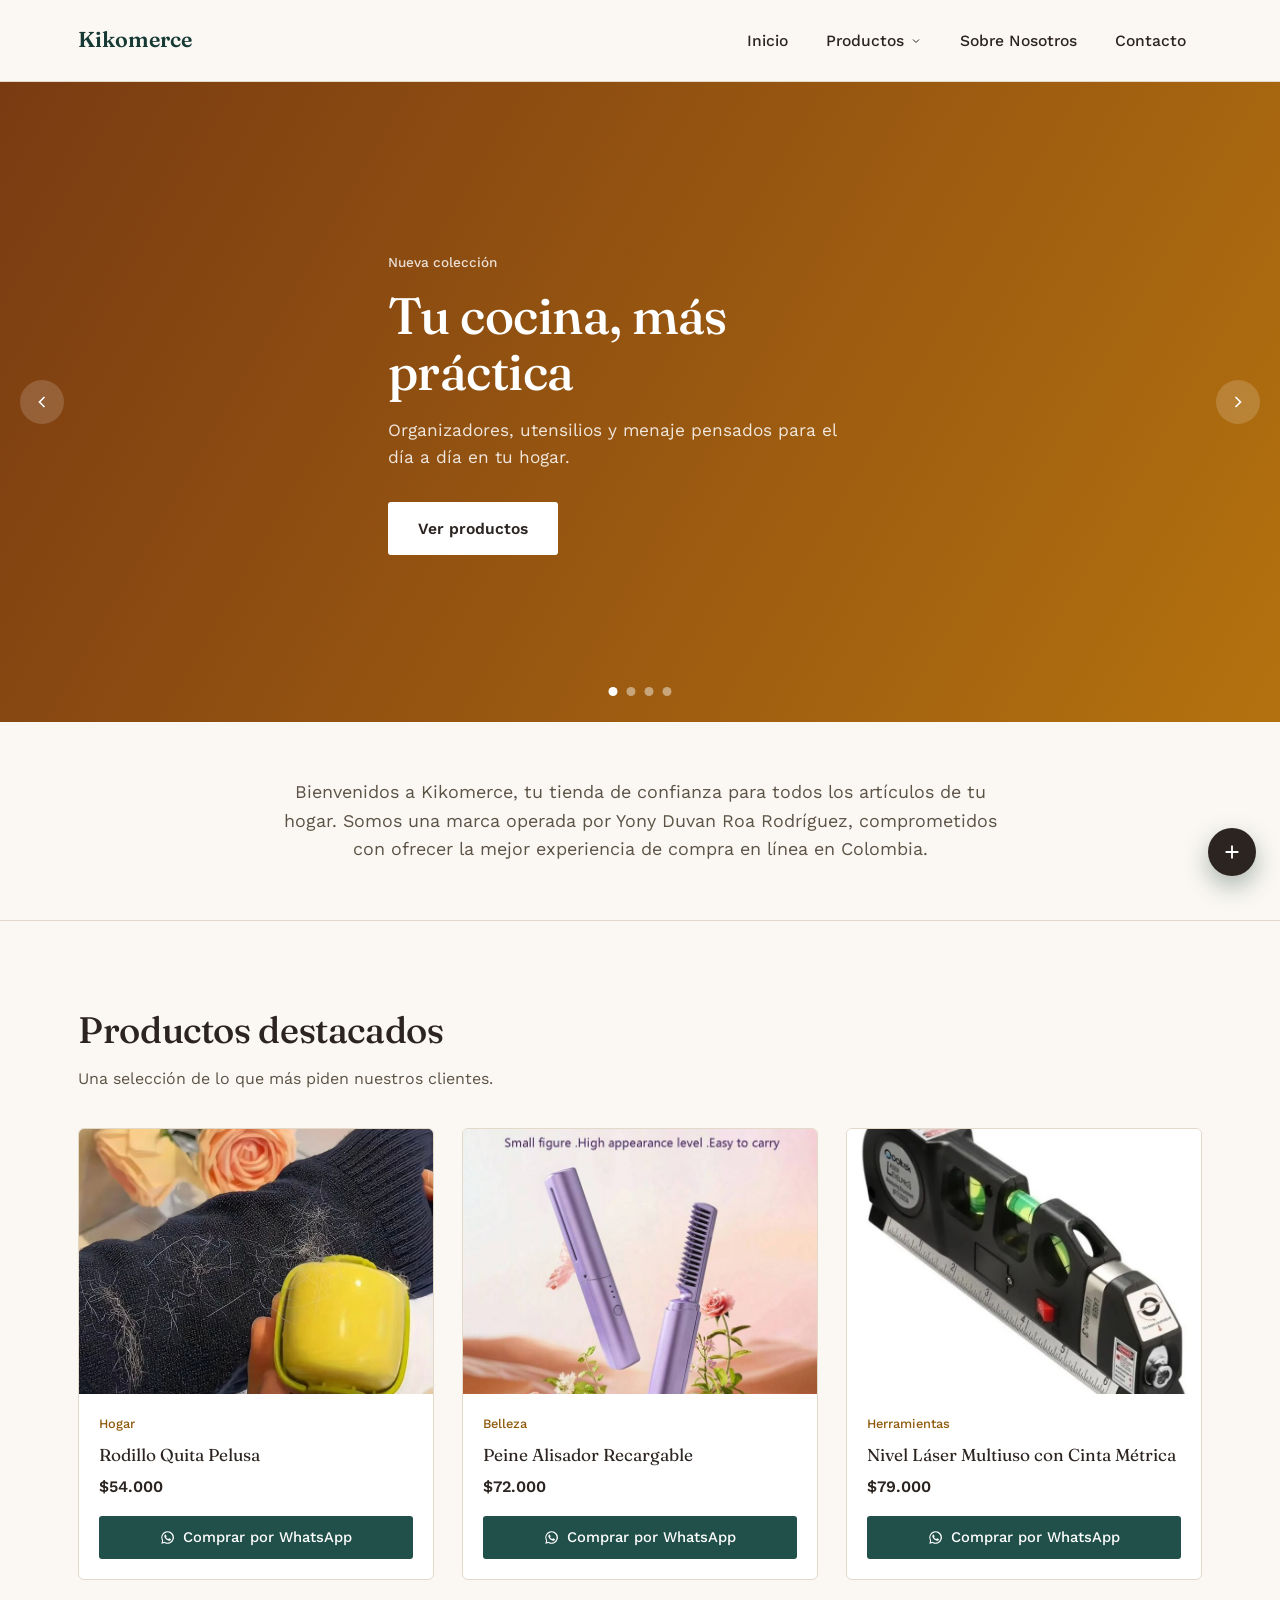
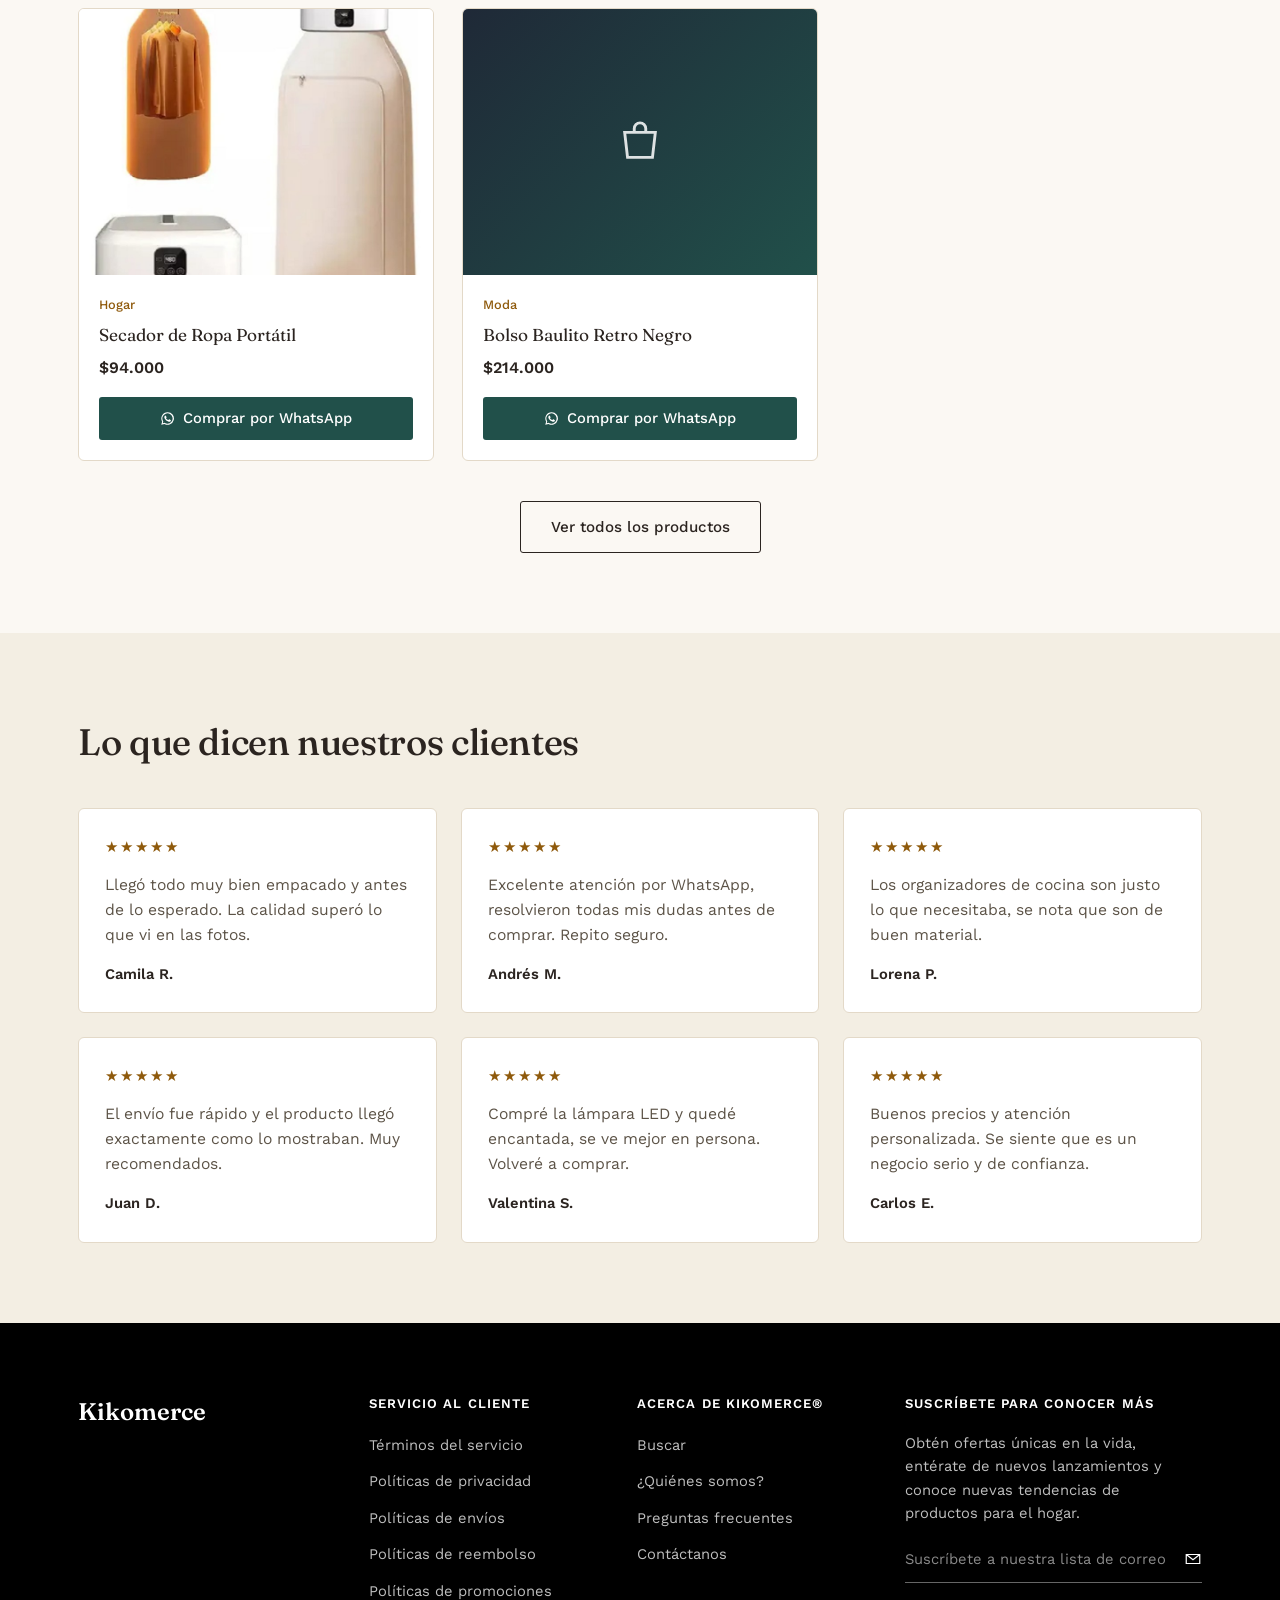
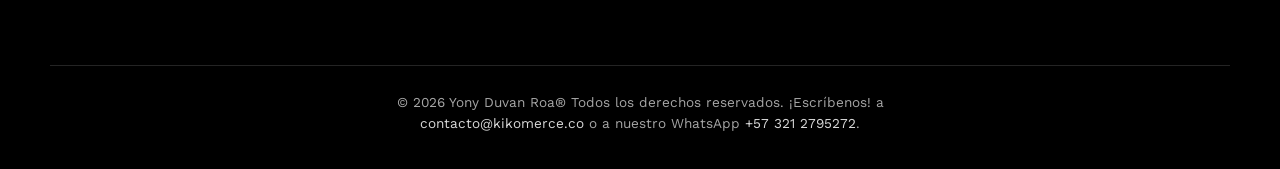
<file: index.html>
<!DOCTYPE html>
<html lang="es">
<head>
<meta charset="UTF-8">
<meta name="viewport" content="width=device-width, initial-scale=1.0">
<title>Kikomerce — Tu tienda de confianza para el hogar</title>
<meta name="description" content="Kikomerce, tienda online de artículos para el hogar en Colombia. Cocina, decoración, organización y más.">
<link rel="preconnect" href="https://fonts.googleapis.com">
<link rel="preconnect" href="https://fonts.gstatic.com" crossorigin>
<link href="https://fonts.googleapis.com/css2?family=Fraunces:opsz,wght@9..144,400;9..144,500;9..144,600&family=Work+Sans:wght@400;500;600&display=swap" rel="stylesheet">
<link rel="stylesheet" href="/assets/css/style.css">
</head>
<body>

  <!-- ============ HEADER ============ -->
  <header class="site-header">
    <div class="header-inner">
      <a class="logo" href="/">Kikomerce</a>

      <nav class="main-nav" id="mainNav">
        <div class="close-mobile-nav">
          <button id="closeMobileNav" aria-label="Cerrar menú">
            <svg viewBox="0 0 24 24" fill="none" stroke="currentColor" stroke-width="2"><path d="M18 6 6 18M6 6l12 12"/></svg>
          </button>
        </div>
        <ul>
          <li><a href="/">Inicio</a></li>
          <li class="has-submenu" id="productosItem">
            <button class="nav-toggle" aria-expanded="false">
              Productos
              <svg viewBox="0 0 24 24" fill="none" stroke="currentColor" stroke-width="2"><path d="m6 9 6 6 6-6"/></svg>
            </button>
            <div class="submenu">
              <div class="submenu-col">
                <h4>Categorías</h4>
                <a href="/catalogo.html">Hogar</a>
                <a href="/catalogo.html">Belleza</a>
              </div>
              <div class="submenu-col">
                <h4>&nbsp;</h4>
                <a href="/catalogo.html">Herramientas</a>
                <a href="/catalogo.html">Moda</a>
              </div>
              <div class="submenu-col">
                <h4>Explora más</h4>
                <a href="/catalogo.html">Ver catálogo completo</a>
              </div>
            </div>
          </li>
          <li><a href="/pages/quienes-somos.html">Sobre Nosotros</a></li>
          <li><a href="/pages/preguntas-frecuentes.html">Contacto</a></li>
        </ul>
      </nav>

      <button class="mobile-toggle" id="openMobileNav" aria-label="Abrir menú">
        <svg viewBox="0 0 24 24" fill="none" stroke="currentColor" stroke-width="2"><path d="M4 7h16M4 12h16M4 17h16"/></svg>
      </button>
    </div>
  </header>

  <!-- ============ HERO CAROUSEL ============ -->
  <section class="hero-carousel" id="heroCarousel">
    <div class="hero-slide hero-slide--cocina active">
      <div class="wrap">
        <span class="hero-eyebrow">Nueva colección</span>
        <h2>Tu cocina, más práctica</h2>
        <p>Organizadores, utensilios y menaje pensados para el día a día en tu hogar.</p>
        <a class="hero-cta" href="#productos">Ver productos</a>
      </div>
    </div>
    <div class="hero-slide hero-slide--decoracion">
      <div class="wrap">
        <span class="hero-eyebrow">Renueva tus espacios</span>
        <h2>Decoración con carácter</h2>
        <p>Piezas para darle un toque distinto a cada rincón de tu casa.</p>
        <a class="hero-cta" href="#productos">Explorar decoración</a>
      </div>
    </div>
    <div class="hero-slide hero-slide--organizacion">
      <div class="wrap">
        <span class="hero-eyebrow">Orden que se nota</span>
        <h2>Organización sin complicaciones</h2>
        <p>Soluciones simples para closets, cajones y espacios pequeños.</p>
        <a class="hero-cta" href="#productos">Ver soluciones</a>
      </div>
    </div>
    <div class="hero-slide hero-slide--ofertas">
      <div class="wrap">
        <span class="hero-eyebrow">Por tiempo limitado</span>
        <h2>Ofertas de esta semana</h2>
        <p>Descuentos en artículos seleccionados para tu hogar.</p>
        <a class="hero-cta" href="#productos">Ver ofertas</a>
      </div>
    </div>

    <button class="hero-arrow prev" id="heroPrev" aria-label="Anterior">
      <svg viewBox="0 0 24 24" fill="none" stroke="currentColor" stroke-width="2"><path d="m15 18-6-6 6-6"/></svg>
    </button>
    <button class="hero-arrow next" id="heroNext" aria-label="Siguiente">
      <svg viewBox="0 0 24 24" fill="none" stroke="currentColor" stroke-width="2"><path d="m9 18 6-6-6-6"/></svg>
    </button>

    <div class="hero-dots" id="heroDots"></div>
  </section>

  <!-- ============ INTRO ============ -->
  <section class="intro" id="sobre-nosotros">
    <div class="wrap">
      <p>
        Bienvenidos a Kikomerce, tu tienda de confianza para todos los artículos de tu hogar.
        Somos una marca operada por Yony Duvan Roa Rodríguez, comprometidos con ofrecer
        la mejor experiencia de compra en línea en Colombia.
      </p>
    </div>
  </section>

  <!-- ============ PRODUCTS ============ -->
  <section class="products" id="productos">
    <div class="wrap">
      <div class="section-head">
        <div>
          <h2>Productos destacados</h2>
          <p>Una selección de lo que más piden nuestros clientes.</p>
        </div>
      </div>

      <div class="product-grid" id="featuredProductGrid"></div>

      <div class="products-footer">
        <a class="btn-outline" href="/catalogo.html">Ver todos los productos</a>
      </div>
    </div>
  </section>

  <!-- ============ TESTIMONIALS ============ -->
  <section class="testimonials">
    <div class="wrap">
      <div class="section-head">
        <div>
          <h2>Lo que dicen nuestros clientes</h2>
        </div>
      </div>

      <div class="testimonial-grid">
        <div class="testimonial-card">
          <div class="stars">★★★★★</div>
          <p>Llegó todo muy bien empacado y antes de lo esperado. La calidad superó lo que vi en las fotos.</p>
          <div class="testimonial-name">Camila R.</div>
        </div>
        <div class="testimonial-card">
          <div class="stars">★★★★★</div>
          <p>Excelente atención por WhatsApp, resolvieron todas mis dudas antes de comprar. Repito seguro.</p>
          <div class="testimonial-name">Andrés M.</div>
        </div>
        <div class="testimonial-card">
          <div class="stars">★★★★★</div>
          <p>Los organizadores de cocina son justo lo que necesitaba, se nota que son de buen material.</p>
          <div class="testimonial-name">Lorena P.</div>
        </div>
        <div class="testimonial-card">
          <div class="stars">★★★★★</div>
          <p>El envío fue rápido y el producto llegó exactamente como lo mostraban. Muy recomendados.</p>
          <div class="testimonial-name">Juan D.</div>
        </div>
        <div class="testimonial-card">
          <div class="stars">★★★★★</div>
          <p>Compré la lámpara LED y quedé encantada, se ve mejor en persona. Volveré a comprar.</p>
          <div class="testimonial-name">Valentina S.</div>
        </div>
        <div class="testimonial-card">
          <div class="stars">★★★★★</div>
          <p>Buenos precios y atención personalizada. Se siente que es un negocio serio y de confianza.</p>
          <div class="testimonial-name">Carlos E.</div>
        </div>
      </div>
    </div>
  </section>

  <!-- ============ FOOTER ============ -->
  <footer class="site-footer" id="contacto">
    <div class="wrap footer-top">

      <div class="footer-col logo-col">
        <span class="footer-logo">Kikomerce</span>
      </div>

      <div class="footer-col">
        <h3>Servicio al cliente</h3>
        <ul>
          <li><a href="/pages/terminos-del-servicio.html">Términos del servicio</a></li>
          <li><a href="/pages/politicas-de-privacidad.html">Políticas de privacidad</a></li>
          <li><a href="/pages/politicas-de-envios.html">Políticas de envíos</a></li>
          <li><a href="/pages/politicas-de-reembolso.html">Políticas de reembolso</a></li>
          <li><a href="/pages/politicas-de-promociones.html">Políticas de promociones</a></li>
        </ul>
      </div>

      <div class="footer-col">
        <h3>Acerca de Kikomerce®</h3>
        <ul>
          <li><a href="/search">Buscar</a></li>
          <li><a href="/pages/quienes-somos.html">¿Quiénes somos?</a></li>
          <li><a href="/pages/preguntas-frecuentes.html">Preguntas frecuentes</a></li>
          <li><a href="#contacto">Contáctanos</a></li>
        </ul>
      </div>

      <div class="footer-col subscribe-col">
        <h3>Suscríbete para conocer más</h3>
        <p>Obtén ofertas únicas en la vida, entérate de nuevos lanzamientos y conoce nuevas tendencias de productos para el hogar.</p>
        <form class="subscribe-form" onsubmit="return false;">
          <input type="email" placeholder="Suscríbete a nuestra lista de correo" required>
          <button type="submit" aria-label="Suscribir">
            <svg viewBox="0 0 24 24" fill="none" stroke="currentColor" stroke-width="1.6"><path d="M3 6h18v12H3zM3 6l9 7 9-7"/></svg>
          </button>
        </form>
      </div>

    </div>

    <div class="wrap footer-bottom">
      <p>© 2026 Yony Duvan Roa® Todos los derechos reservados. ¡Escríbenos! a <a href="mailto:contacto@kikomerce.co">contacto@kikomerce.co</a> o a nuestro WhatsApp <a href="https://wa.me/573212795272" target="_blank" rel="noopener">+57 321 2795272</a>.</p>
    </div>
  </footer>

  <!-- ============ SOCIAL BUBBLE ============ -->
  <div class="social-bubble" id="socialBubble">
    <div class="bubble-links">
      <a href="#" aria-label="Facebook">
        <svg viewBox="0 0 24 24" fill="currentColor"><path d="M13.5 21v-8h2.7l.4-3.1h-3.1V8c0-.9.2-1.5 1.6-1.5H16.7V3.7C16.4 3.7 15.4 3.6 14.3 3.6c-2.3 0-3.9 1.4-3.9 4V10H7.7v3.1h2.7V21h3.1Z"/></svg>
      </a>
      <a href="#" aria-label="Instagram">
        <svg viewBox="0 0 24 24" fill="none" stroke="currentColor" stroke-width="1.7"><rect x="3.5" y="3.5" width="17" height="17" rx="4.5"/><circle cx="12" cy="12" r="4"/><circle cx="17" cy="7" r="0.8" fill="currentColor" stroke="none"/></svg>
      </a>
      <a href="#" aria-label="TikTok">
        <svg viewBox="0 0 24 24" fill="currentColor"><path d="M14.5 3h2.6c.2 1.6 1.3 2.9 2.9 3.2v2.6c-1.1 0-2.1-.3-3-.9v6.4a5.3 5.3 0 1 1-5.3-5.3c.3 0 .5 0 .8.1v2.7a2.6 2.6 0 1 0 1.8 2.5V3Z"/></svg>
      </a>
    </div>
    <button class="bubble-toggle" id="bubbleToggle" aria-label="Redes sociales">
      <svg viewBox="0 0 24 24" fill="none" stroke="currentColor" stroke-width="2"><path d="M12 5v14M5 12h14"/></svg>
    </button>
  </div>

  <script src="/data/productos.js"></script>
  <script src="/assets/js/main.js"></script>

</body>
</html>
</file>
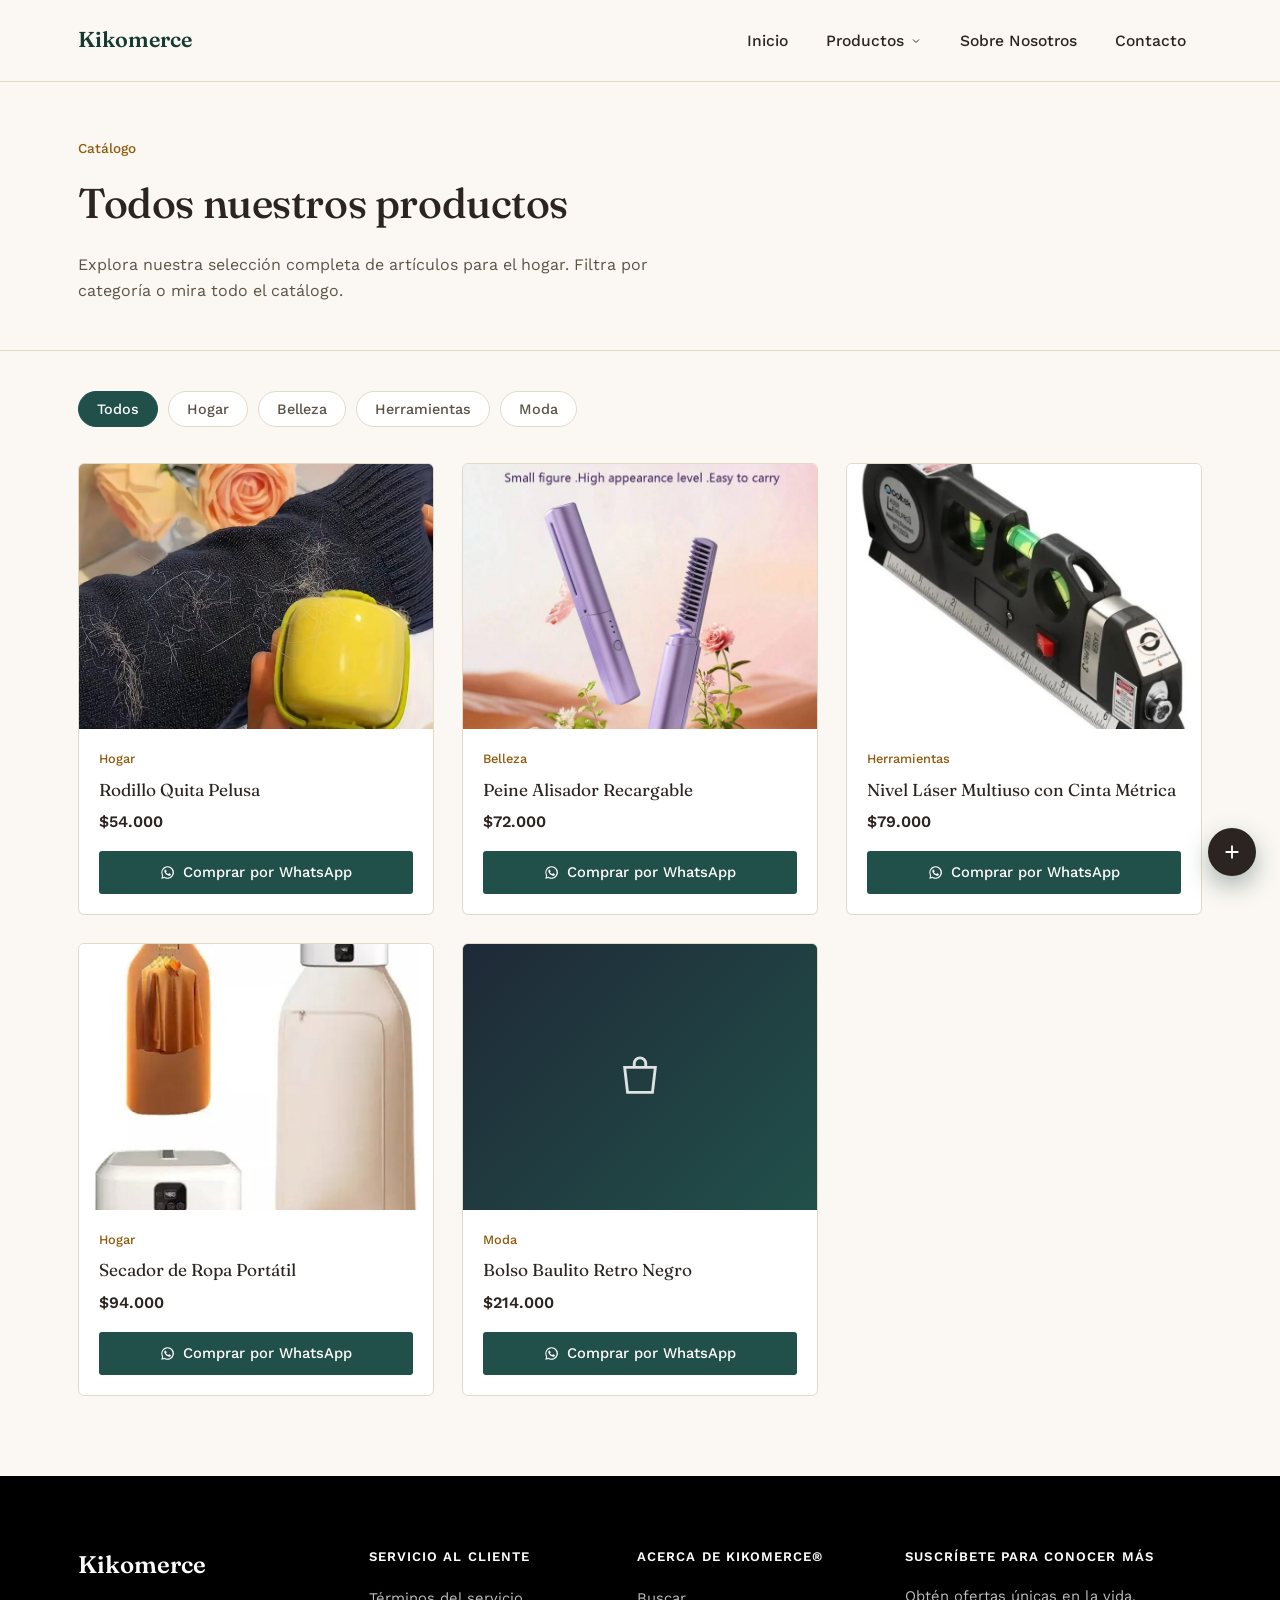
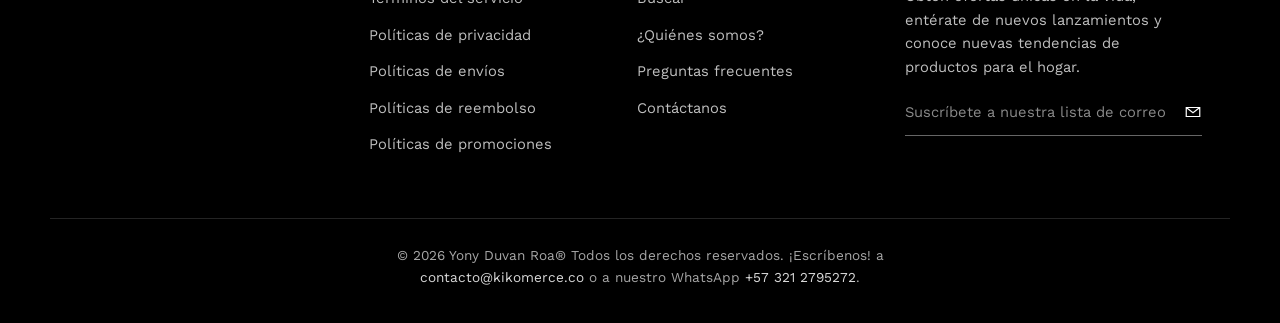
<file: catalogo.html>
<!DOCTYPE html>
<html lang="es">
<head>
<meta charset="UTF-8">
<meta name="viewport" content="width=device-width, initial-scale=1.0">
<title>Catálogo de Productos — Kikomerce</title>
<meta name="description" content="Explora el catálogo completo de artículos para el hogar de Kikomerce: cocina, decoración, organización, iluminación y más.">
<link rel="preconnect" href="https://fonts.googleapis.com">
<link rel="preconnect" href="https://fonts.gstatic.com" crossorigin>
<link href="https://fonts.googleapis.com/css2?family=Fraunces:opsz,wght@9..144,400;9..144,500;9..144,600&family=Work+Sans:wght@400;500;600&display=swap" rel="stylesheet">
<link rel="stylesheet" href="/assets/css/style.css">
</head>
<body>

  <!-- ============ HEADER ============ -->
  <header class="site-header">
    <div class="header-inner">
      <a class="logo" href="/">Kikomerce</a>

      <nav class="main-nav" id="mainNav">
        <div class="close-mobile-nav">
          <button id="closeMobileNav" aria-label="Cerrar menú">
            <svg viewBox="0 0 24 24" fill="none" stroke="currentColor" stroke-width="2"><path d="M18 6 6 18M6 6l12 12"/></svg>
          </button>
        </div>
        <ul>
          <li><a href="/">Inicio</a></li>
          <li class="has-submenu" id="productosItem">
            <button class="nav-toggle" aria-expanded="false">
              Productos
              <svg viewBox="0 0 24 24" fill="none" stroke="currentColor" stroke-width="2"><path d="m6 9 6 6 6-6"/></svg>
            </button>
            <div class="submenu">
              <div class="submenu-col">
                <h4>Categorías</h4>
                <a href="/catalogo.html">Hogar</a>
                <a href="/catalogo.html">Belleza</a>
              </div>
              <div class="submenu-col">
                <h4>&nbsp;</h4>
                <a href="/catalogo.html">Herramientas</a>
                <a href="/catalogo.html">Moda</a>
              </div>
              <div class="submenu-col">
                <h4>Explora más</h4>
                <a href="/catalogo.html">Ver catálogo completo</a>
              </div>
            </div>
          </li>
          <li><a href="/pages/quienes-somos.html">Sobre Nosotros</a></li>
          <li><a href="/pages/preguntas-frecuentes.html">Contacto</a></li>
        </ul>
      </nav>

      <button class="mobile-toggle" id="openMobileNav" aria-label="Abrir menú">
        <svg viewBox="0 0 24 24" fill="none" stroke="currentColor" stroke-width="2"><path d="M4 7h16M4 12h16M4 17h16"/></svg>
      </button>
    </div>
  </header>
  <section class="catalog-hero">
    <div class="wrap">
      <span class="eyebrow">Catálogo</span>
      <h1>Todos nuestros productos</h1>
      <p>Explora nuestra selección completa de artículos para el hogar. Filtra por categoría o mira todo el catálogo.</p>
    </div>
  </section>

  <section class="catalog-body">
    <div class="wrap">
      <div class="catalog-filters">
        <button class="filter-btn active" data-categoria="todos">Todos</button>
        <button class="filter-btn" data-categoria="Hogar">Hogar</button>
        <button class="filter-btn" data-categoria="Belleza">Belleza</button>
        <button class="filter-btn" data-categoria="Herramientas">Herramientas</button>
        <button class="filter-btn" data-categoria="Moda">Moda</button>
      </div>

      <div class="product-grid" id="catalogGrid"></div>
    </div>
  </section>
  <!-- ============ FOOTER ============ -->
  <footer class="site-footer" id="contacto">
    <div class="wrap footer-top">

      <div class="footer-col logo-col">
        <span class="footer-logo">Kikomerce</span>
      </div>

      <div class="footer-col">
        <h3>Servicio al cliente</h3>
        <ul>
          <li><a href="/pages/terminos-del-servicio.html">Términos del servicio</a></li>
          <li><a href="/pages/politicas-de-privacidad.html">Políticas de privacidad</a></li>
          <li><a href="/pages/politicas-de-envios.html">Políticas de envíos</a></li>
          <li><a href="/pages/politicas-de-reembolso.html">Políticas de reembolso</a></li>
          <li><a href="/pages/politicas-de-promociones.html">Políticas de promociones</a></li>
        </ul>
      </div>

      <div class="footer-col">
        <h3>Acerca de Kikomerce®</h3>
        <ul>
          <li><a href="/search">Buscar</a></li>
          <li><a href="/pages/quienes-somos.html">¿Quiénes somos?</a></li>
          <li><a href="/pages/preguntas-frecuentes.html">Preguntas frecuentes</a></li>
          <li><a href="#contacto">Contáctanos</a></li>
        </ul>
      </div>

      <div class="footer-col subscribe-col">
        <h3>Suscríbete para conocer más</h3>
        <p>Obtén ofertas únicas en la vida, entérate de nuevos lanzamientos y conoce nuevas tendencias de productos para el hogar.</p>
        <form class="subscribe-form" onsubmit="return false;">
          <input type="email" placeholder="Suscríbete a nuestra lista de correo" required>
          <button type="submit" aria-label="Suscribir">
            <svg viewBox="0 0 24 24" fill="none" stroke="currentColor" stroke-width="1.6"><path d="M3 6h18v12H3zM3 6l9 7 9-7"/></svg>
          </button>
        </form>
      </div>

    </div>

    <div class="wrap footer-bottom">
      <p>© 2026 Yony Duvan Roa® Todos los derechos reservados. ¡Escríbenos! a <a href="mailto:contacto@kikomerce.co">contacto@kikomerce.co</a> o a nuestro WhatsApp <a href="https://wa.me/573212795272" target="_blank" rel="noopener">+57 321 2795272</a>.</p>
    </div>
  </footer>
  <!-- ============ SOCIAL BUBBLE ============ -->
  <div class="social-bubble" id="socialBubble">
    <div class="bubble-links">
      <a href="#" aria-label="Facebook">
        <svg viewBox="0 0 24 24" fill="currentColor"><path d="M13.5 21v-8h2.7l.4-3.1h-3.1V8c0-.9.2-1.5 1.6-1.5H16.7V3.7C16.4 3.7 15.4 3.6 14.3 3.6c-2.3 0-3.9 1.4-3.9 4V10H7.7v3.1h2.7V21h3.1Z"/></svg>
      </a>
      <a href="#" aria-label="Instagram">
        <svg viewBox="0 0 24 24" fill="none" stroke="currentColor" stroke-width="1.7"><rect x="3.5" y="3.5" width="17" height="17" rx="4.5"/><circle cx="12" cy="12" r="4"/><circle cx="17" cy="7" r="0.8" fill="currentColor" stroke="none"/></svg>
      </a>
      <a href="#" aria-label="TikTok">
        <svg viewBox="0 0 24 24" fill="currentColor"><path d="M14.5 3h2.6c.2 1.6 1.3 2.9 2.9 3.2v2.6c-1.1 0-2.1-.3-3-.9v6.4a5.3 5.3 0 1 1-5.3-5.3c.3 0 .5 0 .8.1v2.7a2.6 2.6 0 1 0 1.8 2.5V3Z"/></svg>
      </a>
    </div>
    <button class="bubble-toggle" id="bubbleToggle" aria-label="Redes sociales">
      <svg viewBox="0 0 24 24" fill="none" stroke="currentColor" stroke-width="2"><path d="M12 5v14M5 12h14"/></svg>
    </button>
  </div>

  <script src="/data/productos.js"></script>
  <script src="/assets/js/main.js"></script>

</body>
</html>
</file>
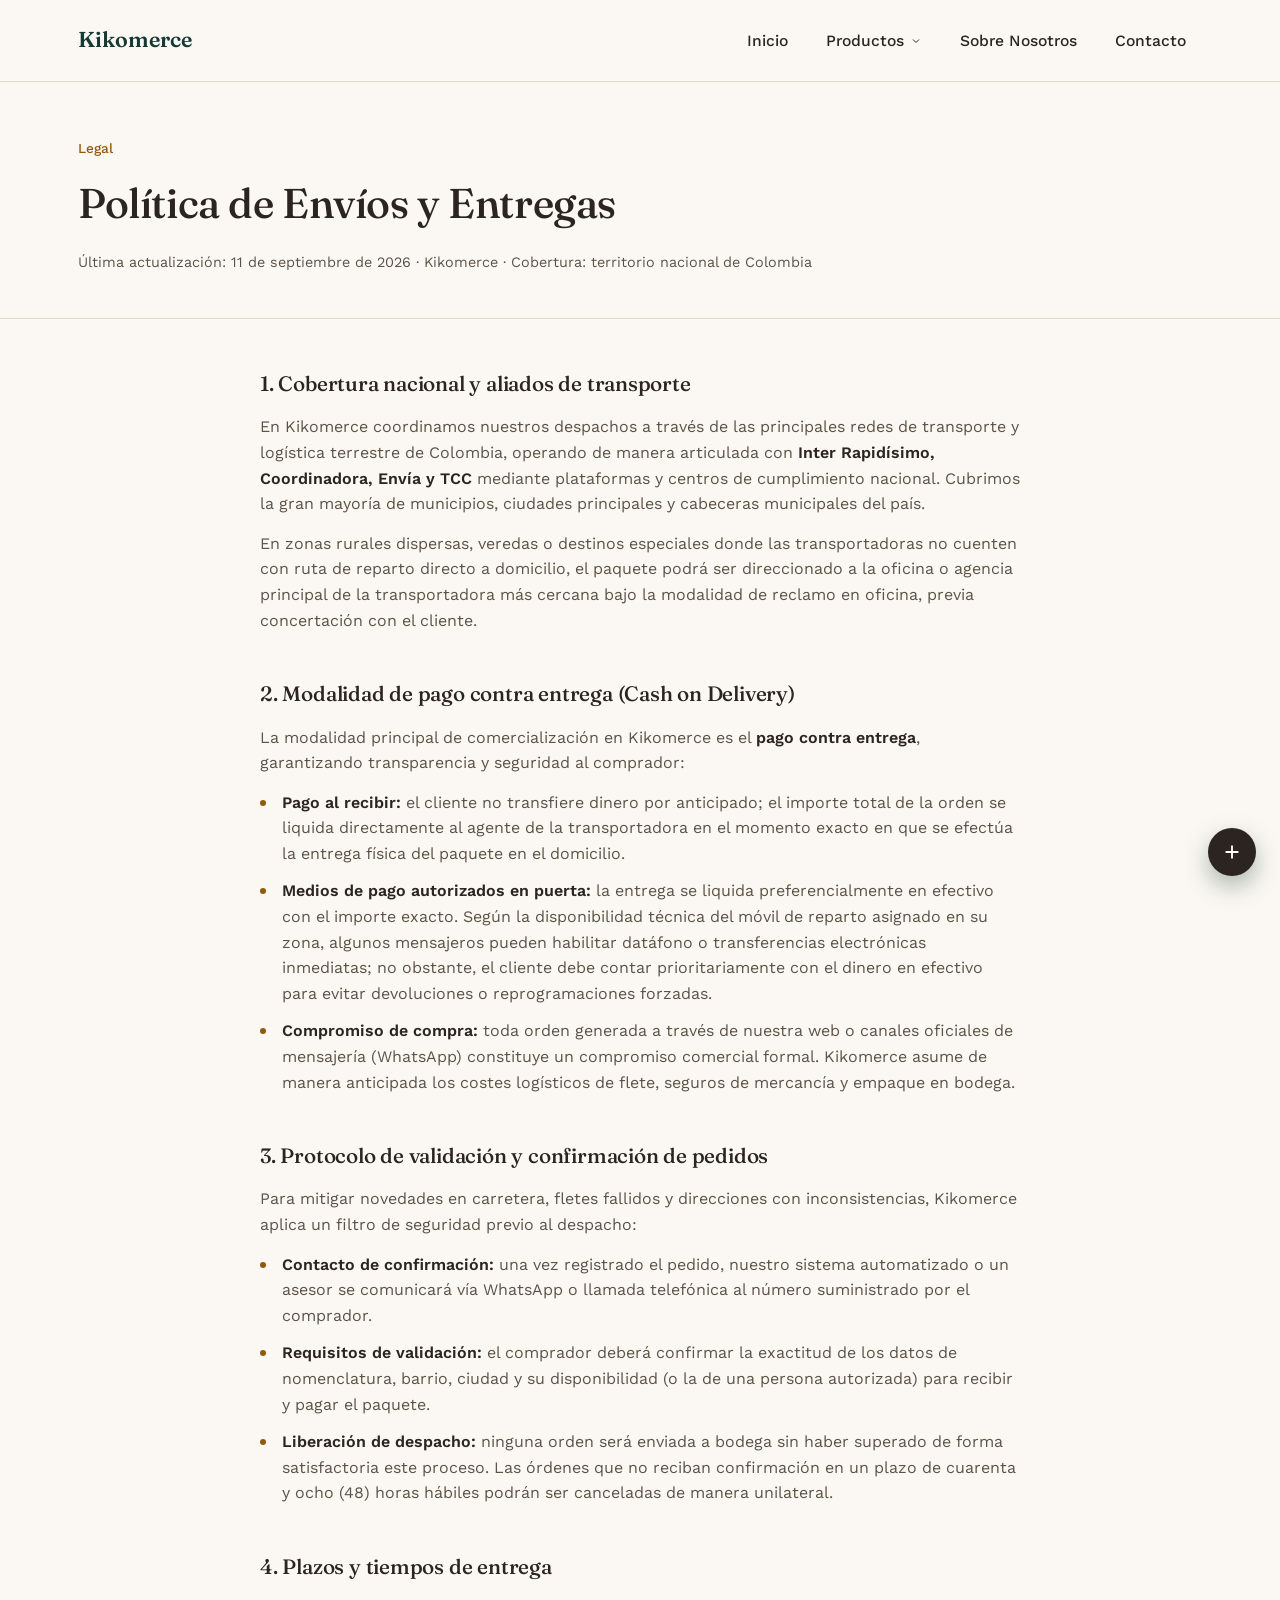
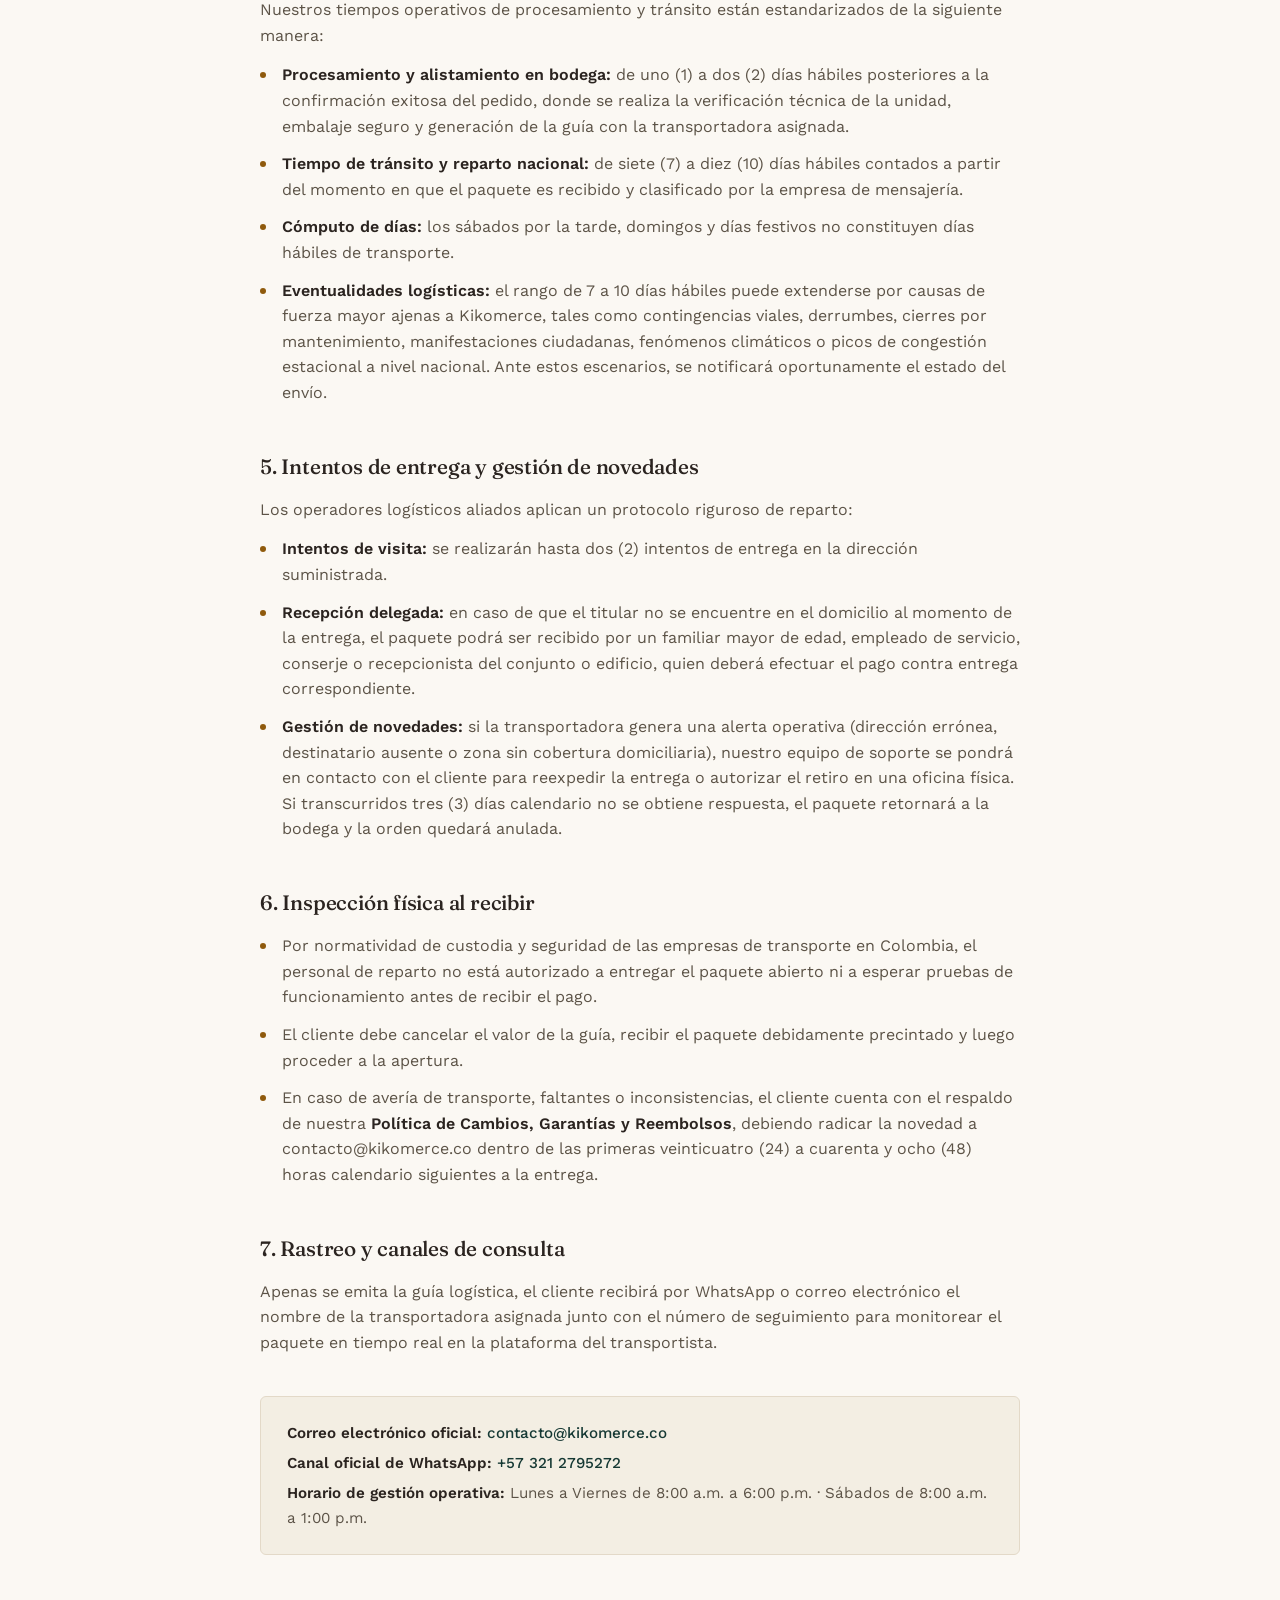
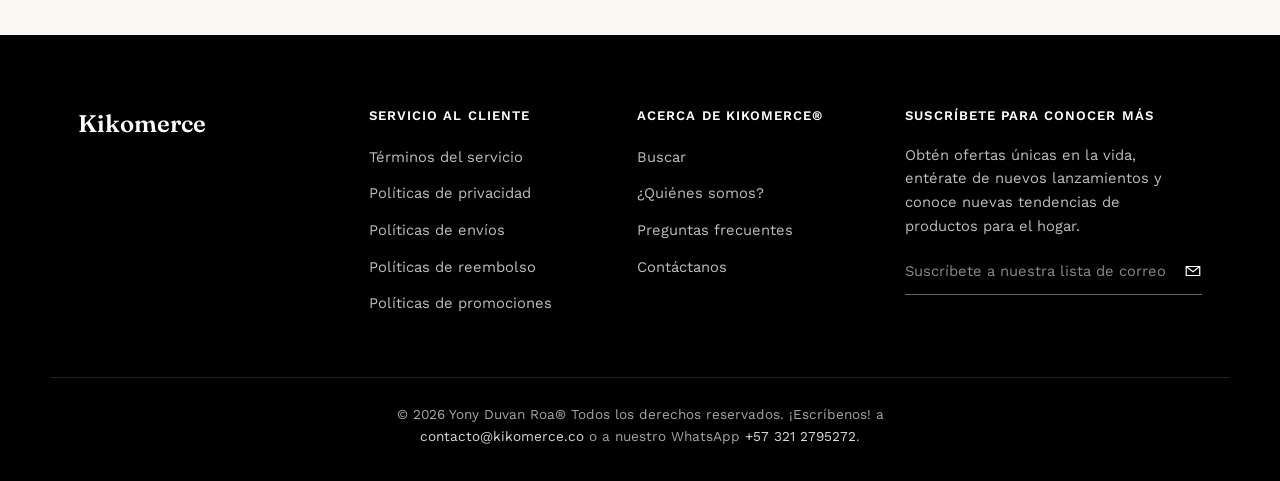
<file: politicas-de-envios.html>
<!DOCTYPE html>
<html lang="es">
<head>
<meta charset="UTF-8">
<meta name="viewport" content="width=device-width, initial-scale=1.0">
<title>Políticas de Envíos — Kikomerce</title>
<meta name="description" content="Política de envíos y entregas de Kikomerce: cobertura, pago contra entrega, tiempos y gestión de novedades.">
<link rel="preconnect" href="https://fonts.googleapis.com">
<link rel="preconnect" href="https://fonts.gstatic.com" crossorigin>
<link href="https://fonts.googleapis.com/css2?family=Fraunces:opsz,wght@9..144,400;9..144,500;9..144,600&family=Work+Sans:wght@400;500;600&display=swap" rel="stylesheet">
<link rel="stylesheet" href="/assets/css/style.css">
</head>
<body>

  <!-- ============ HEADER ============ -->
  <header class="site-header">
    <div class="header-inner">
      <a class="logo" href="/">Kikomerce</a>

      <nav class="main-nav" id="mainNav">
        <div class="close-mobile-nav">
          <button id="closeMobileNav" aria-label="Cerrar menú">
            <svg viewBox="0 0 24 24" fill="none" stroke="currentColor" stroke-width="2"><path d="M18 6 6 18M6 6l12 12"/></svg>
          </button>
        </div>
        <ul>
          <li><a href="/">Inicio</a></li>
          <li class="has-submenu" id="productosItem">
            <button class="nav-toggle" aria-expanded="false">
              Productos
              <svg viewBox="0 0 24 24" fill="none" stroke="currentColor" stroke-width="2"><path d="m6 9 6 6 6-6"/></svg>
            </button>
            <div class="submenu">
              <div class="submenu-col">
                <h4>Para la cocina</h4>
                <a href="/catalogo.html">Organizadores de cocina</a>
                <a href="/catalogo.html">Utensilios y menaje</a>
                <a href="/catalogo.html">Almacenamiento de alimentos</a>
              </div>
              <div class="submenu-col">
                <h4>Para el hogar</h4>
                <a href="/catalogo.html">Decoración</a>
                <a href="/catalogo.html">Iluminación</a>
                <a href="/catalogo.html">Baño y aseo</a>
              </div>
              <div class="submenu-col">
                <h4>Explora más</h4>
                <a href="/catalogo.html">Organización y closets</a>
                <a href="/catalogo.html">Jardín y exterior</a>
                <a href="/catalogo.html">Ofertas de la semana</a>
              </div>
            </div>
          </li>
          <li><a href="/pages/quienes-somos.html">Sobre Nosotros</a></li>
          <li><a href="/pages/preguntas-frecuentes.html">Contacto</a></li>
        </ul>
      </nav>

      <button class="mobile-toggle" id="openMobileNav" aria-label="Abrir menú">
        <svg viewBox="0 0 24 24" fill="none" stroke="currentColor" stroke-width="2"><path d="M4 7h16M4 12h16M4 17h16"/></svg>
      </button>
    </div>
  </header>
  <section class="policy-hero">
    <div class="wrap">
      <span class="eyebrow">Legal</span>
      <h1>Política de Envíos y Entregas</h1>
      <p class="policy-meta">Última actualización: 11 de septiembre de 2026 · Kikomerce · Cobertura: territorio nacional de Colombia</p>
    </div>
  </section>

  <section class="policy-body">
    <div class="wrap">
      <div class="policy-content">

        <h2>1. Cobertura nacional y aliados de transporte</h2>
        <p>En Kikomerce coordinamos nuestros despachos a través de las principales redes de transporte y logística terrestre de Colombia, operando de manera articulada con <strong>Inter Rapidísimo, Coordinadora, Envía y TCC</strong> mediante plataformas y centros de cumplimiento nacional. Cubrimos la gran mayoría de municipios, ciudades principales y cabeceras municipales del país.</p>
        <p>En zonas rurales dispersas, veredas o destinos especiales donde las transportadoras no cuenten con ruta de reparto directo a domicilio, el paquete podrá ser direccionado a la oficina o agencia principal de la transportadora más cercana bajo la modalidad de reclamo en oficina, previa concertación con el cliente.</p>

        <h2>2. Modalidad de pago contra entrega (Cash on Delivery)</h2>
        <p>La modalidad principal de comercialización en Kikomerce es el <strong>pago contra entrega</strong>, garantizando transparencia y seguridad al comprador:</p>
        <ul>
          <li><strong>Pago al recibir:</strong> el cliente no transfiere dinero por anticipado; el importe total de la orden se liquida directamente al agente de la transportadora en el momento exacto en que se efectúa la entrega física del paquete en el domicilio.</li>
          <li><strong>Medios de pago autorizados en puerta:</strong> la entrega se liquida preferencialmente en efectivo con el importe exacto. Según la disponibilidad técnica del móvil de reparto asignado en su zona, algunos mensajeros pueden habilitar datáfono o transferencias electrónicas inmediatas; no obstante, el cliente debe contar prioritariamente con el dinero en efectivo para evitar devoluciones o reprogramaciones forzadas.</li>
          <li><strong>Compromiso de compra:</strong> toda orden generada a través de nuestra web o canales oficiales de mensajería (WhatsApp) constituye un compromiso comercial formal. Kikomerce asume de manera anticipada los costes logísticos de flete, seguros de mercancía y empaque en bodega.</li>
        </ul>

        <h2>3. Protocolo de validación y confirmación de pedidos</h2>
        <p>Para mitigar novedades en carretera, fletes fallidos y direcciones con inconsistencias, Kikomerce aplica un filtro de seguridad previo al despacho:</p>
        <ul>
          <li><strong>Contacto de confirmación:</strong> una vez registrado el pedido, nuestro sistema automatizado o un asesor se comunicará vía WhatsApp o llamada telefónica al número suministrado por el comprador.</li>
          <li><strong>Requisitos de validación:</strong> el comprador deberá confirmar la exactitud de los datos de nomenclatura, barrio, ciudad y su disponibilidad (o la de una persona autorizada) para recibir y pagar el paquete.</li>
          <li><strong>Liberación de despacho:</strong> ninguna orden será enviada a bodega sin haber superado de forma satisfactoria este proceso. Las órdenes que no reciban confirmación en un plazo de cuarenta y ocho (48) horas hábiles podrán ser canceladas de manera unilateral.</li>
        </ul>

        <h2>4. Plazos y tiempos de entrega</h2>
        <p>Nuestros tiempos operativos de procesamiento y tránsito están estandarizados de la siguiente manera:</p>
        <ul>
          <li><strong>Procesamiento y alistamiento en bodega:</strong> de uno (1) a dos (2) días hábiles posteriores a la confirmación exitosa del pedido, donde se realiza la verificación técnica de la unidad, embalaje seguro y generación de la guía con la transportadora asignada.</li>
          <li><strong>Tiempo de tránsito y reparto nacional:</strong> de siete (7) a diez (10) días hábiles contados a partir del momento en que el paquete es recibido y clasificado por la empresa de mensajería.</li>
          <li><strong>Cómputo de días:</strong> los sábados por la tarde, domingos y días festivos no constituyen días hábiles de transporte.</li>
          <li><strong>Eventualidades logísticas:</strong> el rango de 7 a 10 días hábiles puede extenderse por causas de fuerza mayor ajenas a Kikomerce, tales como contingencias viales, derrumbes, cierres por mantenimiento, manifestaciones ciudadanas, fenómenos climáticos o picos de congestión estacional a nivel nacional. Ante estos escenarios, se notificará oportunamente el estado del envío.</li>
        </ul>

        <h2>5. Intentos de entrega y gestión de novedades</h2>
        <p>Los operadores logísticos aliados aplican un protocolo riguroso de reparto:</p>
        <ul>
          <li><strong>Intentos de visita:</strong> se realizarán hasta dos (2) intentos de entrega en la dirección suministrada.</li>
          <li><strong>Recepción delegada:</strong> en caso de que el titular no se encuentre en el domicilio al momento de la entrega, el paquete podrá ser recibido por un familiar mayor de edad, empleado de servicio, conserje o recepcionista del conjunto o edificio, quien deberá efectuar el pago contra entrega correspondiente.</li>
          <li><strong>Gestión de novedades:</strong> si la transportadora genera una alerta operativa (dirección errónea, destinatario ausente o zona sin cobertura domiciliaria), nuestro equipo de soporte se pondrá en contacto con el cliente para reexpedir la entrega o autorizar el retiro en una oficina física. Si transcurridos tres (3) días calendario no se obtiene respuesta, el paquete retornará a la bodega y la orden quedará anulada.</li>
        </ul>

        <h2>6. Inspección física al recibir</h2>
        <ul>
          <li>Por normatividad de custodia y seguridad de las empresas de transporte en Colombia, el personal de reparto no está autorizado a entregar el paquete abierto ni a esperar pruebas de funcionamiento antes de recibir el pago.</li>
          <li>El cliente debe cancelar el valor de la guía, recibir el paquete debidamente precintado y luego proceder a la apertura.</li>
          <li>En caso de avería de transporte, faltantes o inconsistencias, el cliente cuenta con el respaldo de nuestra <strong>Política de Cambios, Garantías y Reembolsos</strong>, debiendo radicar la novedad a contacto@kikomerce.co dentro de las primeras veinticuatro (24) a cuarenta y ocho (48) horas calendario siguientes a la entrega.</li>
        </ul>

        <h2>7. Rastreo y canales de consulta</h2>
        <p>Apenas se emita la guía logística, el cliente recibirá por WhatsApp o correo electrónico el nombre de la transportadora asignada junto con el número de seguimiento para monitorear el paquete en tiempo real en la plataforma del transportista.</p>

        <div class="policy-contact-box">
          <p><strong>Correo electrónico oficial:</strong> <a href="mailto:contacto@kikomerce.co">contacto@kikomerce.co</a></p>
          <p><strong>Canal oficial de WhatsApp:</strong> <a href="https://wa.me/573212795272" target="_blank" rel="noopener">+57 321 2795272</a></p>
          <p><strong>Horario de gestión operativa:</strong> Lunes a Viernes de 8:00 a.m. a 6:00 p.m. · Sábados de 8:00 a.m. a 1:00 p.m.</p>
        </div>

      </div>
    </div>
  </section>
  <!-- ============ FOOTER ============ -->
  <footer class="site-footer" id="contacto">
    <div class="wrap footer-top">

      <div class="footer-col logo-col">
        <span class="footer-logo">Kikomerce</span>
      </div>

      <div class="footer-col">
        <h3>Servicio al cliente</h3>
        <ul>
          <li><a href="/pages/terminos-del-servicio.html">Términos del servicio</a></li>
          <li><a href="/pages/politicas-de-privacidad.html">Políticas de privacidad</a></li>
          <li><a href="/pages/politicas-de-envios.html">Políticas de envíos</a></li>
          <li><a href="/pages/politicas-de-reembolso.html">Políticas de reembolso</a></li>
          <li><a href="/pages/politicas-de-promociones.html">Políticas de promociones</a></li>
        </ul>
      </div>

      <div class="footer-col">
        <h3>Acerca de Kikomerce®</h3>
        <ul>
          <li><a href="/search">Buscar</a></li>
          <li><a href="/pages/quienes-somos.html">¿Quiénes somos?</a></li>
          <li><a href="/pages/preguntas-frecuentes.html">Preguntas frecuentes</a></li>
          <li><a href="#contacto">Contáctanos</a></li>
        </ul>
      </div>

      <div class="footer-col subscribe-col">
        <h3>Suscríbete para conocer más</h3>
        <p>Obtén ofertas únicas en la vida, entérate de nuevos lanzamientos y conoce nuevas tendencias de productos para el hogar.</p>
        <form class="subscribe-form" onsubmit="return false;">
          <input type="email" placeholder="Suscríbete a nuestra lista de correo" required>
          <button type="submit" aria-label="Suscribir">
            <svg viewBox="0 0 24 24" fill="none" stroke="currentColor" stroke-width="1.6"><path d="M3 6h18v12H3zM3 6l9 7 9-7"/></svg>
          </button>
        </form>
      </div>

    </div>

    <div class="wrap footer-bottom">
      <p>© 2026 Yony Duvan Roa® Todos los derechos reservados. ¡Escríbenos! a <a href="mailto:contacto@kikomerce.co">contacto@kikomerce.co</a> o a nuestro WhatsApp <a href="https://wa.me/573212795272" target="_blank" rel="noopener">+57 321 2795272</a>.</p>
    </div>
  </footer>
  <!-- ============ SOCIAL BUBBLE ============ -->
  <div class="social-bubble" id="socialBubble">
    <div class="bubble-links">
      <a href="#" aria-label="Facebook">
        <svg viewBox="0 0 24 24" fill="currentColor"><path d="M13.5 21v-8h2.7l.4-3.1h-3.1V8c0-.9.2-1.5 1.6-1.5H16.7V3.7C16.4 3.7 15.4 3.6 14.3 3.6c-2.3 0-3.9 1.4-3.9 4V10H7.7v3.1h2.7V21h3.1Z"/></svg>
      </a>
      <a href="#" aria-label="Instagram">
        <svg viewBox="0 0 24 24" fill="none" stroke="currentColor" stroke-width="1.7"><rect x="3.5" y="3.5" width="17" height="17" rx="4.5"/><circle cx="12" cy="12" r="4"/><circle cx="17" cy="7" r="0.8" fill="currentColor" stroke="none"/></svg>
      </a>
      <a href="#" aria-label="TikTok">
        <svg viewBox="0 0 24 24" fill="currentColor"><path d="M14.5 3h2.6c.2 1.6 1.3 2.9 2.9 3.2v2.6c-1.1 0-2.1-.3-3-.9v6.4a5.3 5.3 0 1 1-5.3-5.3c.3 0 .5 0 .8.1v2.7a2.6 2.6 0 1 0 1.8 2.5V3Z"/></svg>
      </a>
    </div>
    <button class="bubble-toggle" id="bubbleToggle" aria-label="Redes sociales">
      <svg viewBox="0 0 24 24" fill="none" stroke="currentColor" stroke-width="2"><path d="M12 5v14M5 12h14"/></svg>
    </button>
  </div>

  <script src="/data/productos.js"></script>
  <script src="/assets/js/main.js"></script>

</body>
</html>
</file>
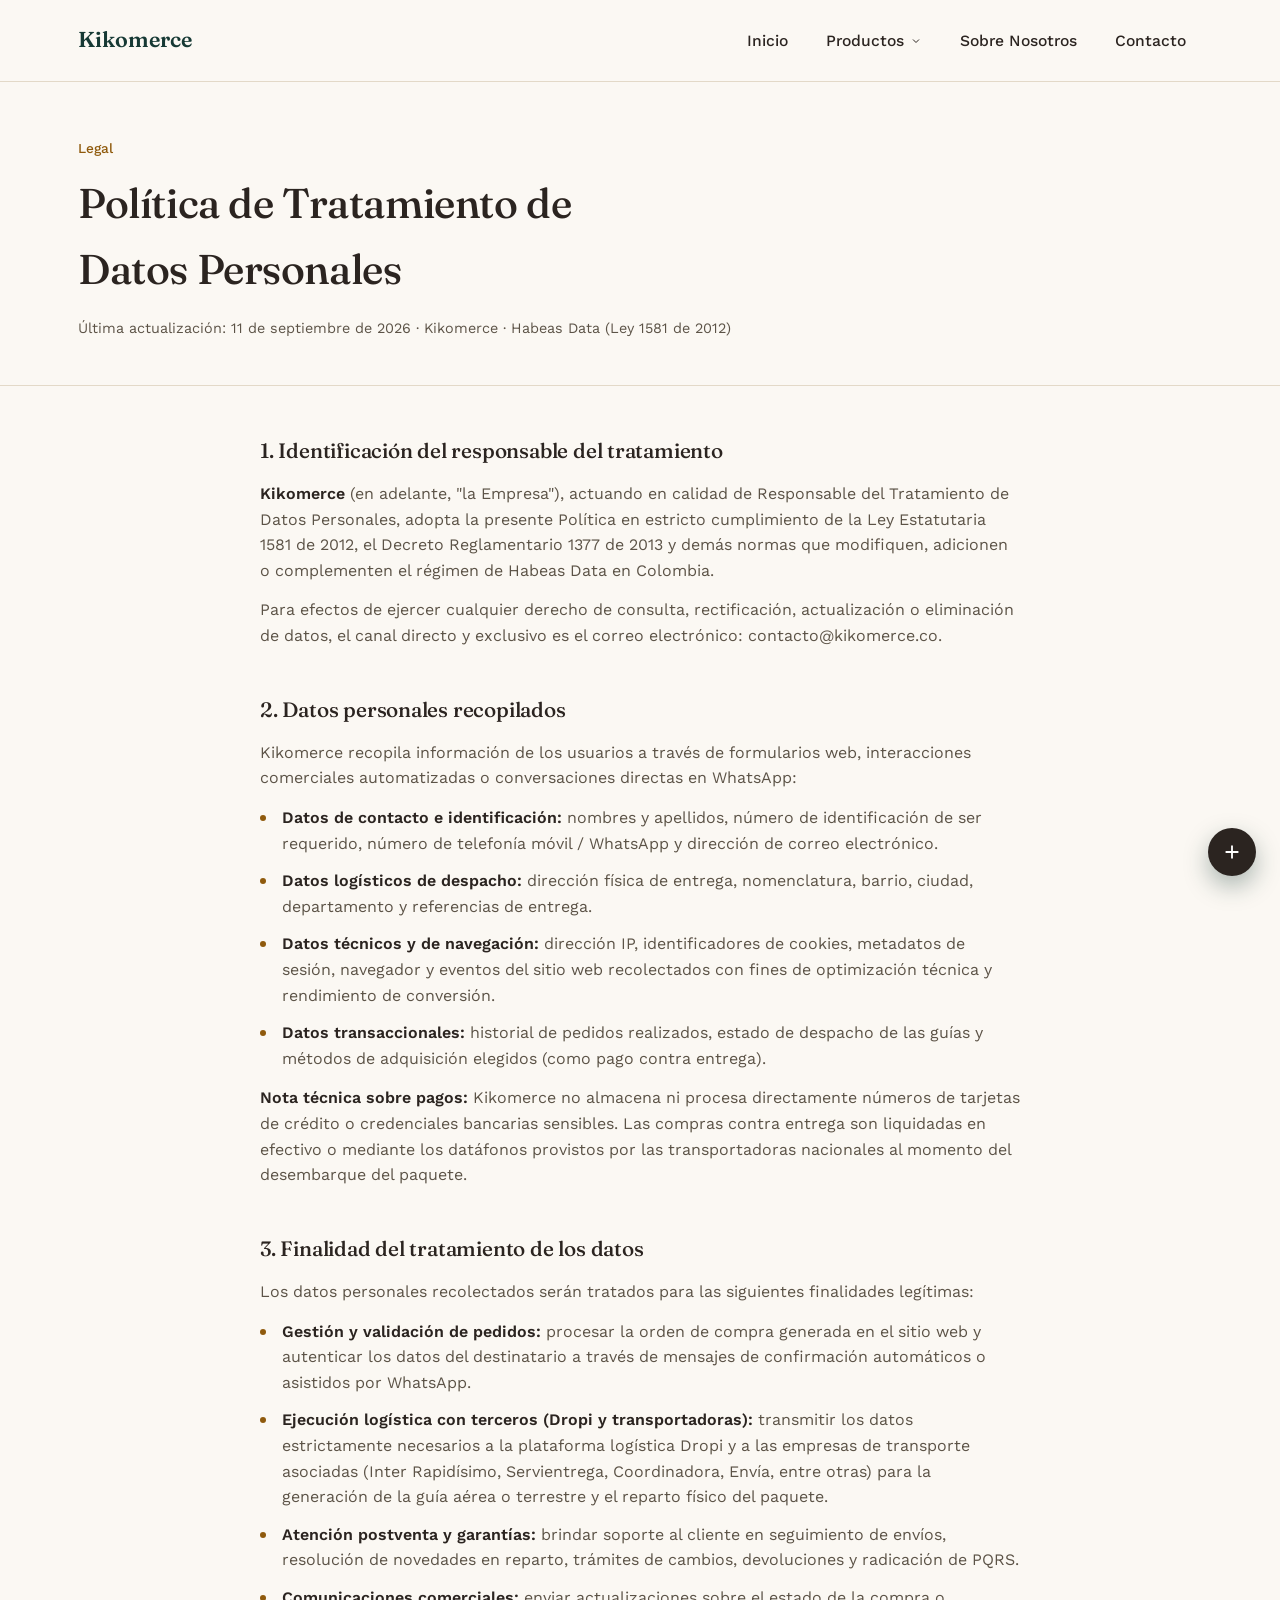
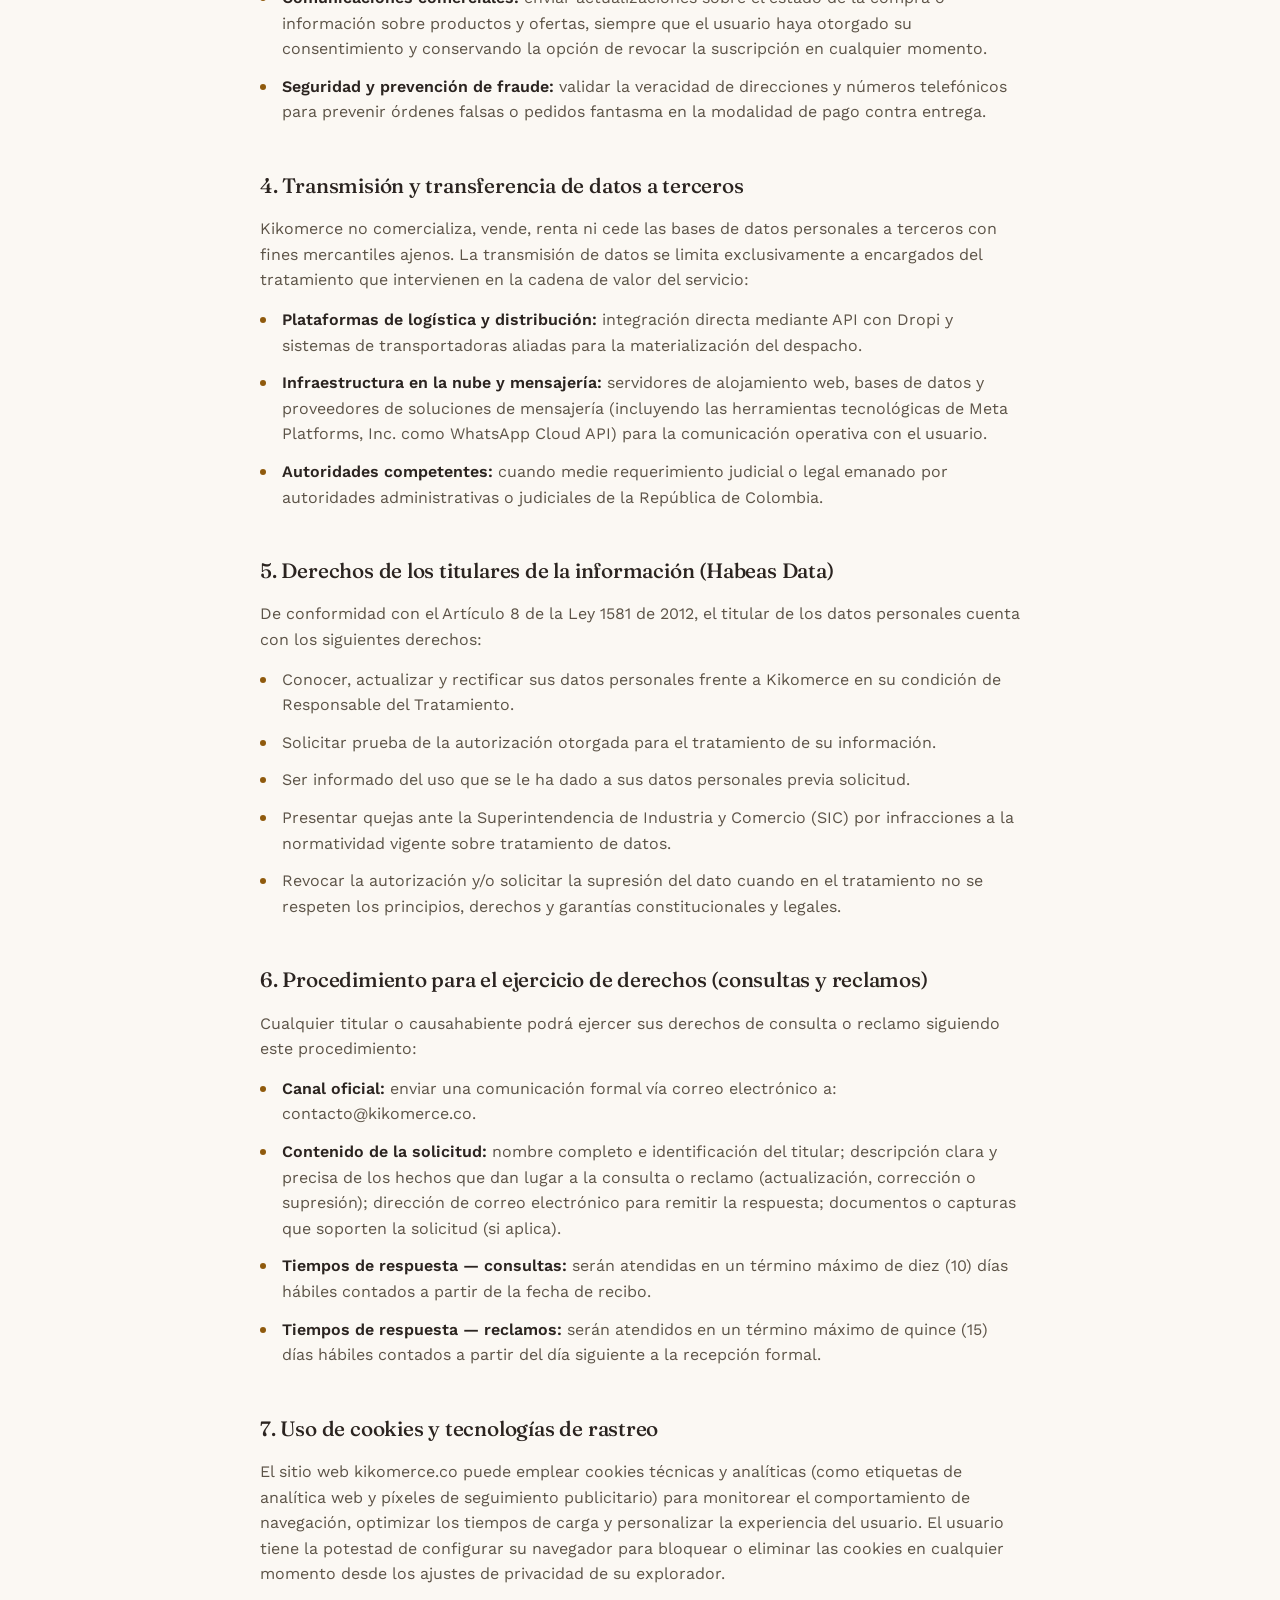
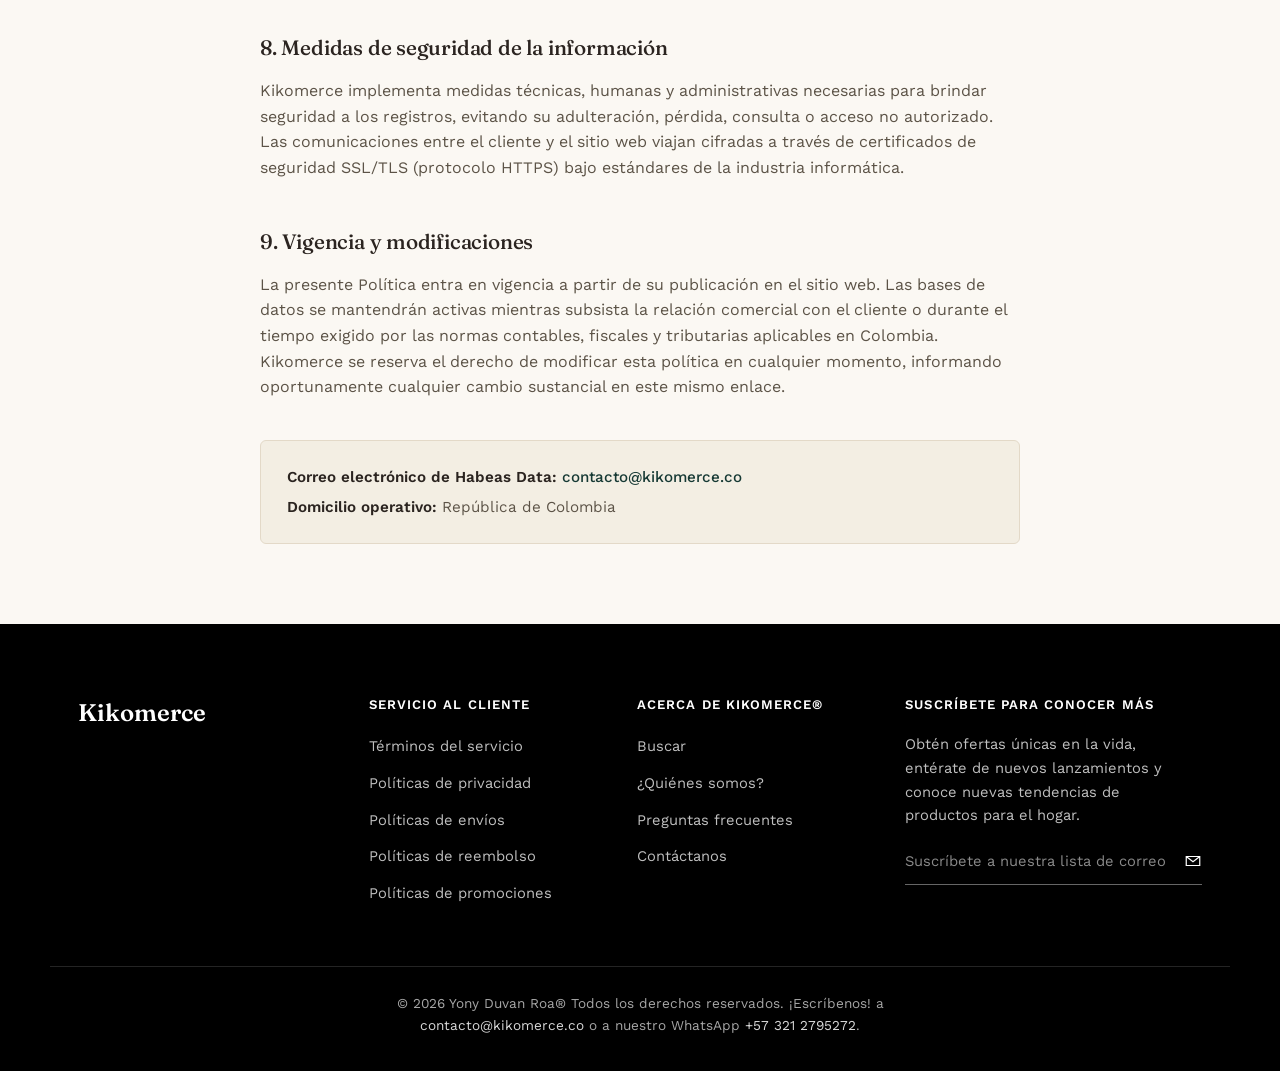
<file: politicas-de-privacidad.html>
<!DOCTYPE html>
<html lang="es">
<head>
<meta charset="UTF-8">
<meta name="viewport" content="width=device-width, initial-scale=1.0">
<title>Políticas de Privacidad — Kikomerce</title>
<meta name="description" content="Política de tratamiento y protección de datos personales de Kikomerce: Habeas Data, finalidades del tratamiento y derechos del titular.">
<link rel="preconnect" href="https://fonts.googleapis.com">
<link rel="preconnect" href="https://fonts.gstatic.com" crossorigin>
<link href="https://fonts.googleapis.com/css2?family=Fraunces:opsz,wght@9..144,400;9..144,500;9..144,600&family=Work+Sans:wght@400;500;600&display=swap" rel="stylesheet">
<link rel="stylesheet" href="/assets/css/style.css">
</head>
<body>

  <!-- ============ HEADER ============ -->
  <header class="site-header">
    <div class="header-inner">
      <a class="logo" href="/">Kikomerce</a>

      <nav class="main-nav" id="mainNav">
        <div class="close-mobile-nav">
          <button id="closeMobileNav" aria-label="Cerrar menú">
            <svg viewBox="0 0 24 24" fill="none" stroke="currentColor" stroke-width="2"><path d="M18 6 6 18M6 6l12 12"/></svg>
          </button>
        </div>
        <ul>
          <li><a href="/">Inicio</a></li>
          <li class="has-submenu" id="productosItem">
            <button class="nav-toggle" aria-expanded="false">
              Productos
              <svg viewBox="0 0 24 24" fill="none" stroke="currentColor" stroke-width="2"><path d="m6 9 6 6 6-6"/></svg>
            </button>
            <div class="submenu">
              <div class="submenu-col">
                <h4>Para la cocina</h4>
                <a href="/catalogo.html">Organizadores de cocina</a>
                <a href="/catalogo.html">Utensilios y menaje</a>
                <a href="/catalogo.html">Almacenamiento de alimentos</a>
              </div>
              <div class="submenu-col">
                <h4>Para el hogar</h4>
                <a href="/catalogo.html">Decoración</a>
                <a href="/catalogo.html">Iluminación</a>
                <a href="/catalogo.html">Baño y aseo</a>
              </div>
              <div class="submenu-col">
                <h4>Explora más</h4>
                <a href="/catalogo.html">Organización y closets</a>
                <a href="/catalogo.html">Jardín y exterior</a>
                <a href="/catalogo.html">Ofertas de la semana</a>
              </div>
            </div>
          </li>
          <li><a href="/pages/quienes-somos.html">Sobre Nosotros</a></li>
          <li><a href="/pages/preguntas-frecuentes.html">Contacto</a></li>
        </ul>
      </nav>

      <button class="mobile-toggle" id="openMobileNav" aria-label="Abrir menú">
        <svg viewBox="0 0 24 24" fill="none" stroke="currentColor" stroke-width="2"><path d="M4 7h16M4 12h16M4 17h16"/></svg>
      </button>
    </div>
  </header>
  <section class="policy-hero">
    <div class="wrap">
      <span class="eyebrow">Legal</span>
      <h1>Política de Tratamiento de Datos Personales</h1>
      <p class="policy-meta">Última actualización: 11 de septiembre de 2026 · Kikomerce · Habeas Data (Ley 1581 de 2012)</p>
    </div>
  </section>

  <section class="policy-body">
    <div class="wrap">
      <div class="policy-content">

        <h2>1. Identificación del responsable del tratamiento</h2>
        <p><strong>Kikomerce</strong> (en adelante, "la Empresa"), actuando en calidad de Responsable del Tratamiento de Datos Personales, adopta la presente Política en estricto cumplimiento de la Ley Estatutaria 1581 de 2012, el Decreto Reglamentario 1377 de 2013 y demás normas que modifiquen, adicionen o complementen el régimen de Habeas Data en Colombia.</p>
        <p>Para efectos de ejercer cualquier derecho de consulta, rectificación, actualización o eliminación de datos, el canal directo y exclusivo es el correo electrónico: <a href="mailto:contacto@kikomerce.co">contacto@kikomerce.co</a>.</p>

        <h2>2. Datos personales recopilados</h2>
        <p>Kikomerce recopila información de los usuarios a través de formularios web, interacciones comerciales automatizadas o conversaciones directas en WhatsApp:</p>
        <ul>
          <li><strong>Datos de contacto e identificación:</strong> nombres y apellidos, número de identificación de ser requerido, número de telefonía móvil / WhatsApp y dirección de correo electrónico.</li>
          <li><strong>Datos logísticos de despacho:</strong> dirección física de entrega, nomenclatura, barrio, ciudad, departamento y referencias de entrega.</li>
          <li><strong>Datos técnicos y de navegación:</strong> dirección IP, identificadores de cookies, metadatos de sesión, navegador y eventos del sitio web recolectados con fines de optimización técnica y rendimiento de conversión.</li>
          <li><strong>Datos transaccionales:</strong> historial de pedidos realizados, estado de despacho de las guías y métodos de adquisición elegidos (como pago contra entrega).</li>
        </ul>
        <p><strong>Nota técnica sobre pagos:</strong> Kikomerce no almacena ni procesa directamente números de tarjetas de crédito o credenciales bancarias sensibles. Las compras contra entrega son liquidadas en efectivo o mediante los datáfonos provistos por las transportadoras nacionales al momento del desembarque del paquete.</p>

        <h2>3. Finalidad del tratamiento de los datos</h2>
        <p>Los datos personales recolectados serán tratados para las siguientes finalidades legítimas:</p>
        <ul>
          <li><strong>Gestión y validación de pedidos:</strong> procesar la orden de compra generada en el sitio web y autenticar los datos del destinatario a través de mensajes de confirmación automáticos o asistidos por WhatsApp.</li>
          <li><strong>Ejecución logística con terceros (Dropi y transportadoras):</strong> transmitir los datos estrictamente necesarios a la plataforma logística Dropi y a las empresas de transporte asociadas (Inter Rapidísimo, Servientrega, Coordinadora, Envía, entre otras) para la generación de la guía aérea o terrestre y el reparto físico del paquete.</li>
          <li><strong>Atención postventa y garantías:</strong> brindar soporte al cliente en seguimiento de envíos, resolución de novedades en reparto, trámites de cambios, devoluciones y radicación de PQRS.</li>
          <li><strong>Comunicaciones comerciales:</strong> enviar actualizaciones sobre el estado de la compra o información sobre productos y ofertas, siempre que el usuario haya otorgado su consentimiento y conservando la opción de revocar la suscripción en cualquier momento.</li>
          <li><strong>Seguridad y prevención de fraude:</strong> validar la veracidad de direcciones y números telefónicos para prevenir órdenes falsas o pedidos fantasma en la modalidad de pago contra entrega.</li>
        </ul>

        <h2>4. Transmisión y transferencia de datos a terceros</h2>
        <p>Kikomerce no comercializa, vende, renta ni cede las bases de datos personales a terceros con fines mercantiles ajenos. La transmisión de datos se limita exclusivamente a encargados del tratamiento que intervienen en la cadena de valor del servicio:</p>
        <ul>
          <li><strong>Plataformas de logística y distribución:</strong> integración directa mediante API con Dropi y sistemas de transportadoras aliadas para la materialización del despacho.</li>
          <li><strong>Infraestructura en la nube y mensajería:</strong> servidores de alojamiento web, bases de datos y proveedores de soluciones de mensajería (incluyendo las herramientas tecnológicas de Meta Platforms, Inc. como WhatsApp Cloud API) para la comunicación operativa con el usuario.</li>
          <li><strong>Autoridades competentes:</strong> cuando medie requerimiento judicial o legal emanado por autoridades administrativas o judiciales de la República de Colombia.</li>
        </ul>

        <h2>5. Derechos de los titulares de la información (Habeas Data)</h2>
        <p>De conformidad con el Artículo 8 de la Ley 1581 de 2012, el titular de los datos personales cuenta con los siguientes derechos:</p>
        <ul>
          <li>Conocer, actualizar y rectificar sus datos personales frente a Kikomerce en su condición de Responsable del Tratamiento.</li>
          <li>Solicitar prueba de la autorización otorgada para el tratamiento de su información.</li>
          <li>Ser informado del uso que se le ha dado a sus datos personales previa solicitud.</li>
          <li>Presentar quejas ante la Superintendencia de Industria y Comercio (SIC) por infracciones a la normatividad vigente sobre tratamiento de datos.</li>
          <li>Revocar la autorización y/o solicitar la supresión del dato cuando en el tratamiento no se respeten los principios, derechos y garantías constitucionales y legales.</li>
        </ul>

        <h2>6. Procedimiento para el ejercicio de derechos (consultas y reclamos)</h2>
        <p>Cualquier titular o causahabiente podrá ejercer sus derechos de consulta o reclamo siguiendo este procedimiento:</p>
        <ul>
          <li><strong>Canal oficial:</strong> enviar una comunicación formal vía correo electrónico a: contacto@kikomerce.co.</li>
          <li><strong>Contenido de la solicitud:</strong> nombre completo e identificación del titular; descripción clara y precisa de los hechos que dan lugar a la consulta o reclamo (actualización, corrección o supresión); dirección de correo electrónico para remitir la respuesta; documentos o capturas que soporten la solicitud (si aplica).</li>
          <li><strong>Tiempos de respuesta — consultas:</strong> serán atendidas en un término máximo de diez (10) días hábiles contados a partir de la fecha de recibo.</li>
          <li><strong>Tiempos de respuesta — reclamos:</strong> serán atendidos en un término máximo de quince (15) días hábiles contados a partir del día siguiente a la recepción formal.</li>
        </ul>

        <h2>7. Uso de cookies y tecnologías de rastreo</h2>
        <p>El sitio web kikomerce.co puede emplear cookies técnicas y analíticas (como etiquetas de analítica web y píxeles de seguimiento publicitario) para monitorear el comportamiento de navegación, optimizar los tiempos de carga y personalizar la experiencia del usuario. El usuario tiene la potestad de configurar su navegador para bloquear o eliminar las cookies en cualquier momento desde los ajustes de privacidad de su explorador.</p>

        <h2>8. Medidas de seguridad de la información</h2>
        <p>Kikomerce implementa medidas técnicas, humanas y administrativas necesarias para brindar seguridad a los registros, evitando su adulteración, pérdida, consulta o acceso no autorizado. Las comunicaciones entre el cliente y el sitio web viajan cifradas a través de certificados de seguridad SSL/TLS (protocolo HTTPS) bajo estándares de la industria informática.</p>

        <h2>9. Vigencia y modificaciones</h2>
        <p>La presente Política entra en vigencia a partir de su publicación en el sitio web. Las bases de datos se mantendrán activas mientras subsista la relación comercial con el cliente o durante el tiempo exigido por las normas contables, fiscales y tributarias aplicables en Colombia. Kikomerce se reserva el derecho de modificar esta política en cualquier momento, informando oportunamente cualquier cambio sustancial en este mismo enlace.</p>

        <div class="policy-contact-box">
          <p><strong>Correo electrónico de Habeas Data:</strong> <a href="mailto:contacto@kikomerce.co">contacto@kikomerce.co</a></p>
          <p><strong>Domicilio operativo:</strong> República de Colombia</p>
        </div>

      </div>
    </div>
  </section>
  <!-- ============ FOOTER ============ -->
  <footer class="site-footer" id="contacto">
    <div class="wrap footer-top">

      <div class="footer-col logo-col">
        <span class="footer-logo">Kikomerce</span>
      </div>

      <div class="footer-col">
        <h3>Servicio al cliente</h3>
        <ul>
          <li><a href="/pages/terminos-del-servicio.html">Términos del servicio</a></li>
          <li><a href="/pages/politicas-de-privacidad.html">Políticas de privacidad</a></li>
          <li><a href="/pages/politicas-de-envios.html">Políticas de envíos</a></li>
          <li><a href="/pages/politicas-de-reembolso.html">Políticas de reembolso</a></li>
          <li><a href="/pages/politicas-de-promociones.html">Políticas de promociones</a></li>
        </ul>
      </div>

      <div class="footer-col">
        <h3>Acerca de Kikomerce®</h3>
        <ul>
          <li><a href="/search">Buscar</a></li>
          <li><a href="/pages/quienes-somos.html">¿Quiénes somos?</a></li>
          <li><a href="/pages/preguntas-frecuentes.html">Preguntas frecuentes</a></li>
          <li><a href="#contacto">Contáctanos</a></li>
        </ul>
      </div>

      <div class="footer-col subscribe-col">
        <h3>Suscríbete para conocer más</h3>
        <p>Obtén ofertas únicas en la vida, entérate de nuevos lanzamientos y conoce nuevas tendencias de productos para el hogar.</p>
        <form class="subscribe-form" onsubmit="return false;">
          <input type="email" placeholder="Suscríbete a nuestra lista de correo" required>
          <button type="submit" aria-label="Suscribir">
            <svg viewBox="0 0 24 24" fill="none" stroke="currentColor" stroke-width="1.6"><path d="M3 6h18v12H3zM3 6l9 7 9-7"/></svg>
          </button>
        </form>
      </div>

    </div>

    <div class="wrap footer-bottom">
      <p>© 2026 Yony Duvan Roa® Todos los derechos reservados. ¡Escríbenos! a <a href="mailto:contacto@kikomerce.co">contacto@kikomerce.co</a> o a nuestro WhatsApp <a href="https://wa.me/573212795272" target="_blank" rel="noopener">+57 321 2795272</a>.</p>
    </div>
  </footer>
  <!-- ============ SOCIAL BUBBLE ============ -->
  <div class="social-bubble" id="socialBubble">
    <div class="bubble-links">
      <a href="#" aria-label="Facebook">
        <svg viewBox="0 0 24 24" fill="currentColor"><path d="M13.5 21v-8h2.7l.4-3.1h-3.1V8c0-.9.2-1.5 1.6-1.5H16.7V3.7C16.4 3.7 15.4 3.6 14.3 3.6c-2.3 0-3.9 1.4-3.9 4V10H7.7v3.1h2.7V21h3.1Z"/></svg>
      </a>
      <a href="#" aria-label="Instagram">
        <svg viewBox="0 0 24 24" fill="none" stroke="currentColor" stroke-width="1.7"><rect x="3.5" y="3.5" width="17" height="17" rx="4.5"/><circle cx="12" cy="12" r="4"/><circle cx="17" cy="7" r="0.8" fill="currentColor" stroke="none"/></svg>
      </a>
      <a href="#" aria-label="TikTok">
        <svg viewBox="0 0 24 24" fill="currentColor"><path d="M14.5 3h2.6c.2 1.6 1.3 2.9 2.9 3.2v2.6c-1.1 0-2.1-.3-3-.9v6.4a5.3 5.3 0 1 1-5.3-5.3c.3 0 .5 0 .8.1v2.7a2.6 2.6 0 1 0 1.8 2.5V3Z"/></svg>
      </a>
    </div>
    <button class="bubble-toggle" id="bubbleToggle" aria-label="Redes sociales">
      <svg viewBox="0 0 24 24" fill="none" stroke="currentColor" stroke-width="2"><path d="M12 5v14M5 12h14"/></svg>
    </button>
  </div>

  <script src="/data/productos.js"></script>
  <script src="/assets/js/main.js"></script>

</body>
</html>
</file>
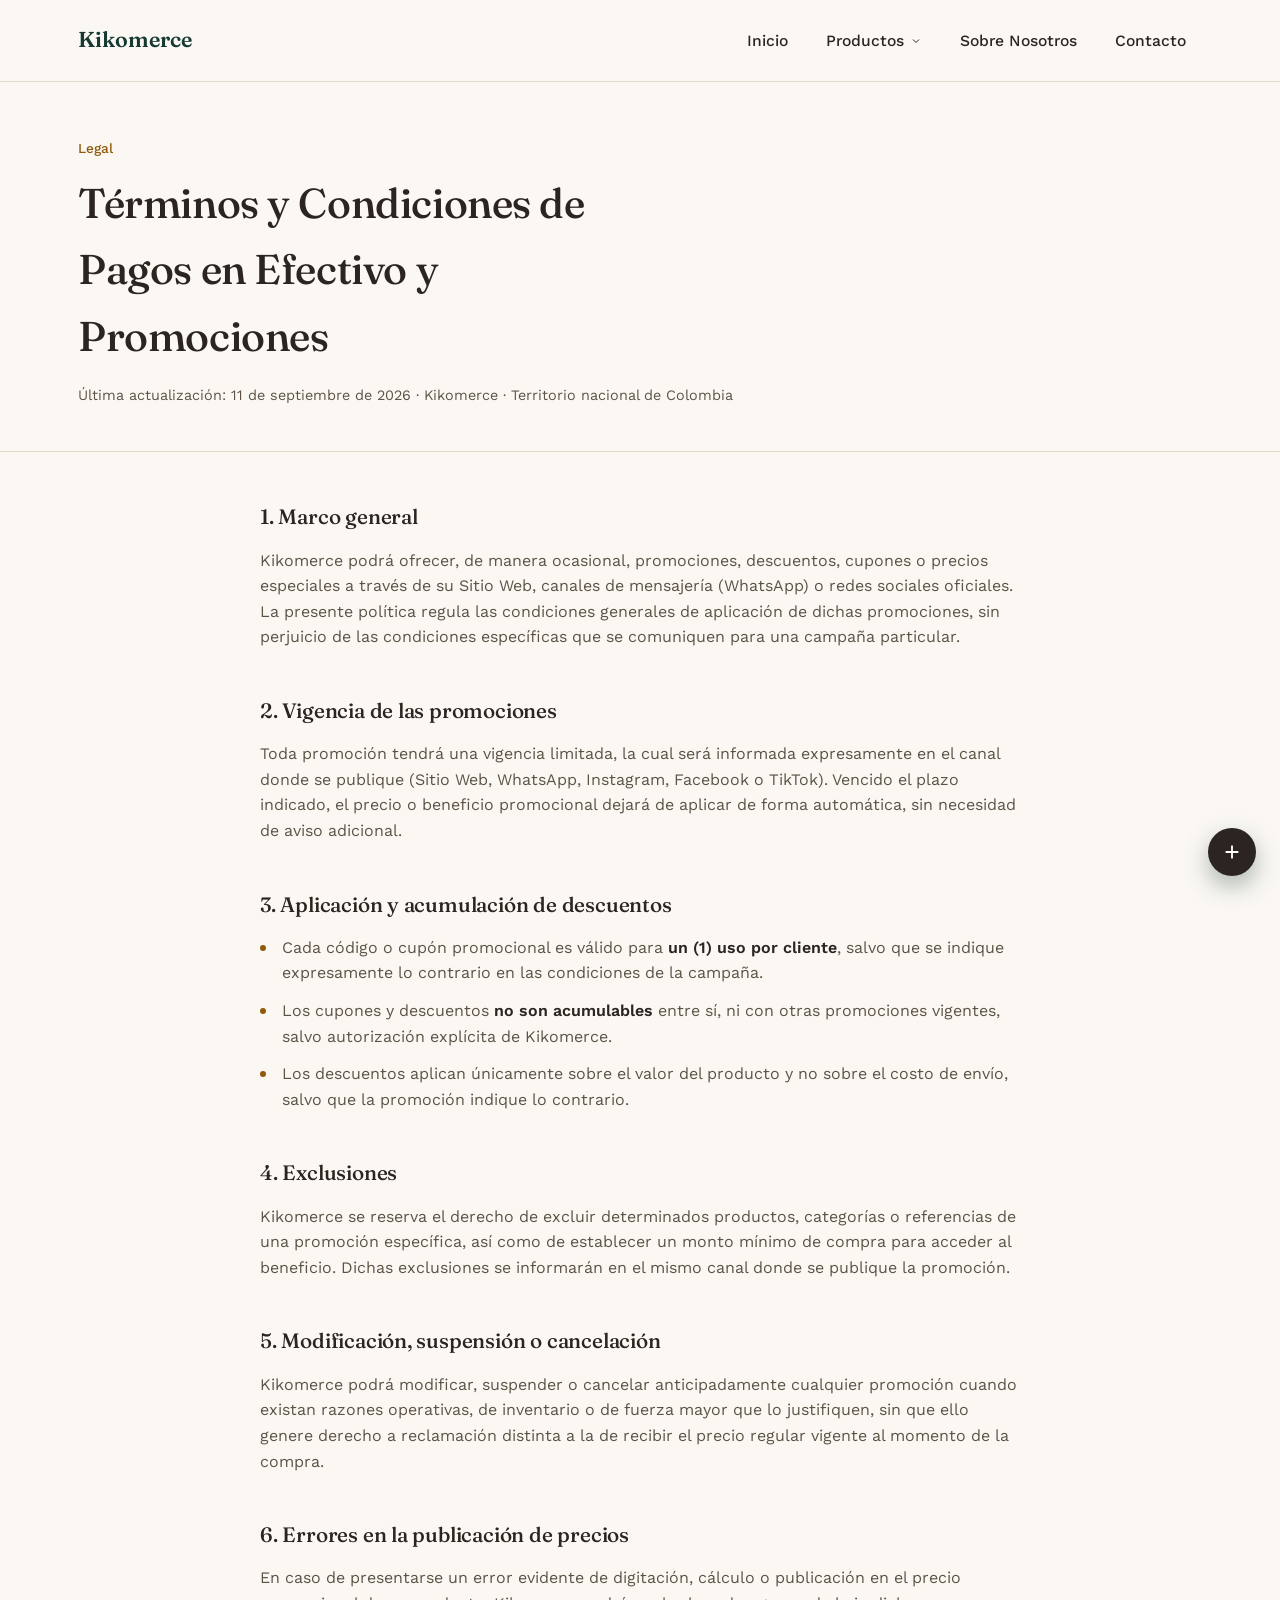
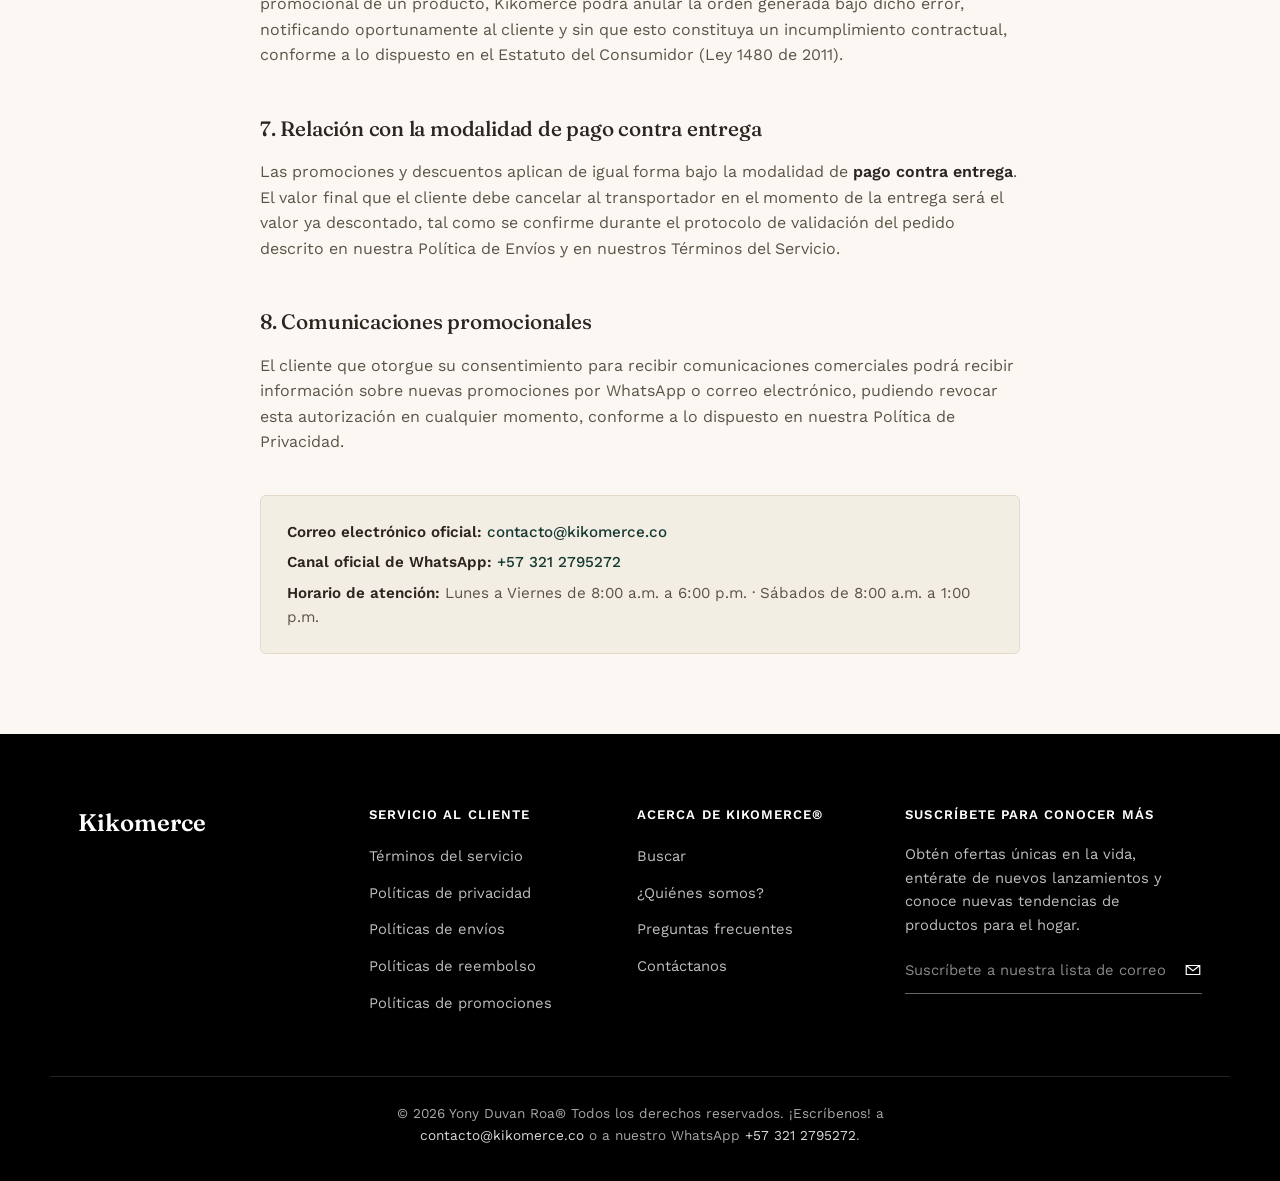
<file: politicas-de-promociones.html>
<!DOCTYPE html>
<html lang="es">
<head>
<meta charset="UTF-8">
<meta name="viewport" content="width=device-width, initial-scale=1.0">
<title>Políticas de Promociones — Kikomerce</title>
<meta name="description" content="Términos y condiciones de pagos en efectivo y promociones de Kikomerce: vigencia, acumulación, exclusiones y condiciones de descuentos.">
<link rel="preconnect" href="https://fonts.googleapis.com">
<link rel="preconnect" href="https://fonts.gstatic.com" crossorigin>
<link href="https://fonts.googleapis.com/css2?family=Fraunces:opsz,wght@9..144,400;9..144,500;9..144,600&family=Work+Sans:wght@400;500;600&display=swap" rel="stylesheet">
<link rel="stylesheet" href="/assets/css/style.css">
</head>
<body>

  <!-- ============ HEADER ============ -->
  <header class="site-header">
    <div class="header-inner">
      <a class="logo" href="/">Kikomerce</a>

      <nav class="main-nav" id="mainNav">
        <div class="close-mobile-nav">
          <button id="closeMobileNav" aria-label="Cerrar menú">
            <svg viewBox="0 0 24 24" fill="none" stroke="currentColor" stroke-width="2"><path d="M18 6 6 18M6 6l12 12"/></svg>
          </button>
        </div>
        <ul>
          <li><a href="/">Inicio</a></li>
          <li class="has-submenu" id="productosItem">
            <button class="nav-toggle" aria-expanded="false">
              Productos
              <svg viewBox="0 0 24 24" fill="none" stroke="currentColor" stroke-width="2"><path d="m6 9 6 6 6-6"/></svg>
            </button>
            <div class="submenu">
              <div class="submenu-col">
                <h4>Para la cocina</h4>
                <a href="/catalogo.html">Organizadores de cocina</a>
                <a href="/catalogo.html">Utensilios y menaje</a>
                <a href="/catalogo.html">Almacenamiento de alimentos</a>
              </div>
              <div class="submenu-col">
                <h4>Para el hogar</h4>
                <a href="/catalogo.html">Decoración</a>
                <a href="/catalogo.html">Iluminación</a>
                <a href="/catalogo.html">Baño y aseo</a>
              </div>
              <div class="submenu-col">
                <h4>Explora más</h4>
                <a href="/catalogo.html">Organización y closets</a>
                <a href="/catalogo.html">Jardín y exterior</a>
                <a href="/catalogo.html">Ofertas de la semana</a>
              </div>
            </div>
          </li>
          <li><a href="/pages/quienes-somos.html">Sobre Nosotros</a></li>
          <li><a href="/pages/preguntas-frecuentes.html">Contacto</a></li>
        </ul>
      </nav>

      <button class="mobile-toggle" id="openMobileNav" aria-label="Abrir menú">
        <svg viewBox="0 0 24 24" fill="none" stroke="currentColor" stroke-width="2"><path d="M4 7h16M4 12h16M4 17h16"/></svg>
      </button>
    </div>
  </header>
  <section class="policy-hero">
    <div class="wrap">
      <span class="eyebrow">Legal</span>
      <h1>Términos y Condiciones de Pagos en Efectivo y Promociones</h1>
      <p class="policy-meta">Última actualización: 11 de septiembre de 2026 · Kikomerce · Territorio nacional de Colombia</p>
    </div>
  </section>

  <section class="policy-body">
    <div class="wrap">
      <div class="policy-content">

        <h2>1. Marco general</h2>
        <p>Kikomerce podrá ofrecer, de manera ocasional, promociones, descuentos, cupones o precios especiales a través de su Sitio Web, canales de mensajería (WhatsApp) o redes sociales oficiales. La presente política regula las condiciones generales de aplicación de dichas promociones, sin perjuicio de las condiciones específicas que se comuniquen para una campaña particular.</p>

        <h2>2. Vigencia de las promociones</h2>
        <p>Toda promoción tendrá una vigencia limitada, la cual será informada expresamente en el canal donde se publique (Sitio Web, WhatsApp, Instagram, Facebook o TikTok). Vencido el plazo indicado, el precio o beneficio promocional dejará de aplicar de forma automática, sin necesidad de aviso adicional.</p>

        <h2>3. Aplicación y acumulación de descuentos</h2>
        <ul>
          <li>Cada código o cupón promocional es válido para <strong>un (1) uso por cliente</strong>, salvo que se indique expresamente lo contrario en las condiciones de la campaña.</li>
          <li>Los cupones y descuentos <strong>no son acumulables</strong> entre sí, ni con otras promociones vigentes, salvo autorización explícita de Kikomerce.</li>
          <li>Los descuentos aplican únicamente sobre el valor del producto y no sobre el costo de envío, salvo que la promoción indique lo contrario.</li>
        </ul>

        <h2>4. Exclusiones</h2>
        <p>Kikomerce se reserva el derecho de excluir determinados productos, categorías o referencias de una promoción específica, así como de establecer un monto mínimo de compra para acceder al beneficio. Dichas exclusiones se informarán en el mismo canal donde se publique la promoción.</p>

        <h2>5. Modificación, suspensión o cancelación</h2>
        <p>Kikomerce podrá modificar, suspender o cancelar anticipadamente cualquier promoción cuando existan razones operativas, de inventario o de fuerza mayor que lo justifiquen, sin que ello genere derecho a reclamación distinta a la de recibir el precio regular vigente al momento de la compra.</p>

        <h2>6. Errores en la publicación de precios</h2>
        <p>En caso de presentarse un error evidente de digitación, cálculo o publicación en el precio promocional de un producto, Kikomerce podrá anular la orden generada bajo dicho error, notificando oportunamente al cliente y sin que esto constituya un incumplimiento contractual, conforme a lo dispuesto en el Estatuto del Consumidor (Ley 1480 de 2011).</p>

        <h2>7. Relación con la modalidad de pago contra entrega</h2>
        <p>Las promociones y descuentos aplican de igual forma bajo la modalidad de <strong>pago contra entrega</strong>. El valor final que el cliente debe cancelar al transportador en el momento de la entrega será el valor ya descontado, tal como se confirme durante el protocolo de validación del pedido descrito en nuestra Política de Envíos y en nuestros Términos del Servicio.</p>

        <h2>8. Comunicaciones promocionales</h2>
        <p>El cliente que otorgue su consentimiento para recibir comunicaciones comerciales podrá recibir información sobre nuevas promociones por WhatsApp o correo electrónico, pudiendo revocar esta autorización en cualquier momento, conforme a lo dispuesto en nuestra Política de Privacidad.</p>

        <div class="policy-contact-box">
          <p><strong>Correo electrónico oficial:</strong> <a href="mailto:contacto@kikomerce.co">contacto@kikomerce.co</a></p>
          <p><strong>Canal oficial de WhatsApp:</strong> <a href="https://wa.me/573212795272" target="_blank" rel="noopener">+57 321 2795272</a></p>
          <p><strong>Horario de atención:</strong> Lunes a Viernes de 8:00 a.m. a 6:00 p.m. · Sábados de 8:00 a.m. a 1:00 p.m.</p>
        </div>

      </div>
    </div>
  </section>
  <!-- ============ FOOTER ============ -->
  <footer class="site-footer" id="contacto">
    <div class="wrap footer-top">

      <div class="footer-col logo-col">
        <span class="footer-logo">Kikomerce</span>
      </div>

      <div class="footer-col">
        <h3>Servicio al cliente</h3>
        <ul>
          <li><a href="/pages/terminos-del-servicio.html">Términos del servicio</a></li>
          <li><a href="/pages/politicas-de-privacidad.html">Políticas de privacidad</a></li>
          <li><a href="/pages/politicas-de-envios.html">Políticas de envíos</a></li>
          <li><a href="/pages/politicas-de-reembolso.html">Políticas de reembolso</a></li>
          <li><a href="/pages/politicas-de-promociones.html">Políticas de promociones</a></li>
        </ul>
      </div>

      <div class="footer-col">
        <h3>Acerca de Kikomerce®</h3>
        <ul>
          <li><a href="/search">Buscar</a></li>
          <li><a href="/pages/quienes-somos.html">¿Quiénes somos?</a></li>
          <li><a href="/pages/preguntas-frecuentes.html">Preguntas frecuentes</a></li>
          <li><a href="#contacto">Contáctanos</a></li>
        </ul>
      </div>

      <div class="footer-col subscribe-col">
        <h3>Suscríbete para conocer más</h3>
        <p>Obtén ofertas únicas en la vida, entérate de nuevos lanzamientos y conoce nuevas tendencias de productos para el hogar.</p>
        <form class="subscribe-form" onsubmit="return false;">
          <input type="email" placeholder="Suscríbete a nuestra lista de correo" required>
          <button type="submit" aria-label="Suscribir">
            <svg viewBox="0 0 24 24" fill="none" stroke="currentColor" stroke-width="1.6"><path d="M3 6h18v12H3zM3 6l9 7 9-7"/></svg>
          </button>
        </form>
      </div>

    </div>

    <div class="wrap footer-bottom">
      <p>© 2026 Yony Duvan Roa® Todos los derechos reservados. ¡Escríbenos! a <a href="mailto:contacto@kikomerce.co">contacto@kikomerce.co</a> o a nuestro WhatsApp <a href="https://wa.me/573212795272" target="_blank" rel="noopener">+57 321 2795272</a>.</p>
    </div>
  </footer>
  <!-- ============ SOCIAL BUBBLE ============ -->
  <div class="social-bubble" id="socialBubble">
    <div class="bubble-links">
      <a href="#" aria-label="Facebook">
        <svg viewBox="0 0 24 24" fill="currentColor"><path d="M13.5 21v-8h2.7l.4-3.1h-3.1V8c0-.9.2-1.5 1.6-1.5H16.7V3.7C16.4 3.7 15.4 3.6 14.3 3.6c-2.3 0-3.9 1.4-3.9 4V10H7.7v3.1h2.7V21h3.1Z"/></svg>
      </a>
      <a href="#" aria-label="Instagram">
        <svg viewBox="0 0 24 24" fill="none" stroke="currentColor" stroke-width="1.7"><rect x="3.5" y="3.5" width="17" height="17" rx="4.5"/><circle cx="12" cy="12" r="4"/><circle cx="17" cy="7" r="0.8" fill="currentColor" stroke="none"/></svg>
      </a>
      <a href="#" aria-label="TikTok">
        <svg viewBox="0 0 24 24" fill="currentColor"><path d="M14.5 3h2.6c.2 1.6 1.3 2.9 2.9 3.2v2.6c-1.1 0-2.1-.3-3-.9v6.4a5.3 5.3 0 1 1-5.3-5.3c.3 0 .5 0 .8.1v2.7a2.6 2.6 0 1 0 1.8 2.5V3Z"/></svg>
      </a>
    </div>
    <button class="bubble-toggle" id="bubbleToggle" aria-label="Redes sociales">
      <svg viewBox="0 0 24 24" fill="none" stroke="currentColor" stroke-width="2"><path d="M12 5v14M5 12h14"/></svg>
    </button>
  </div>

  <script src="/data/productos.js"></script>
  <script src="/assets/js/main.js"></script>

</body>
</html>
</file>
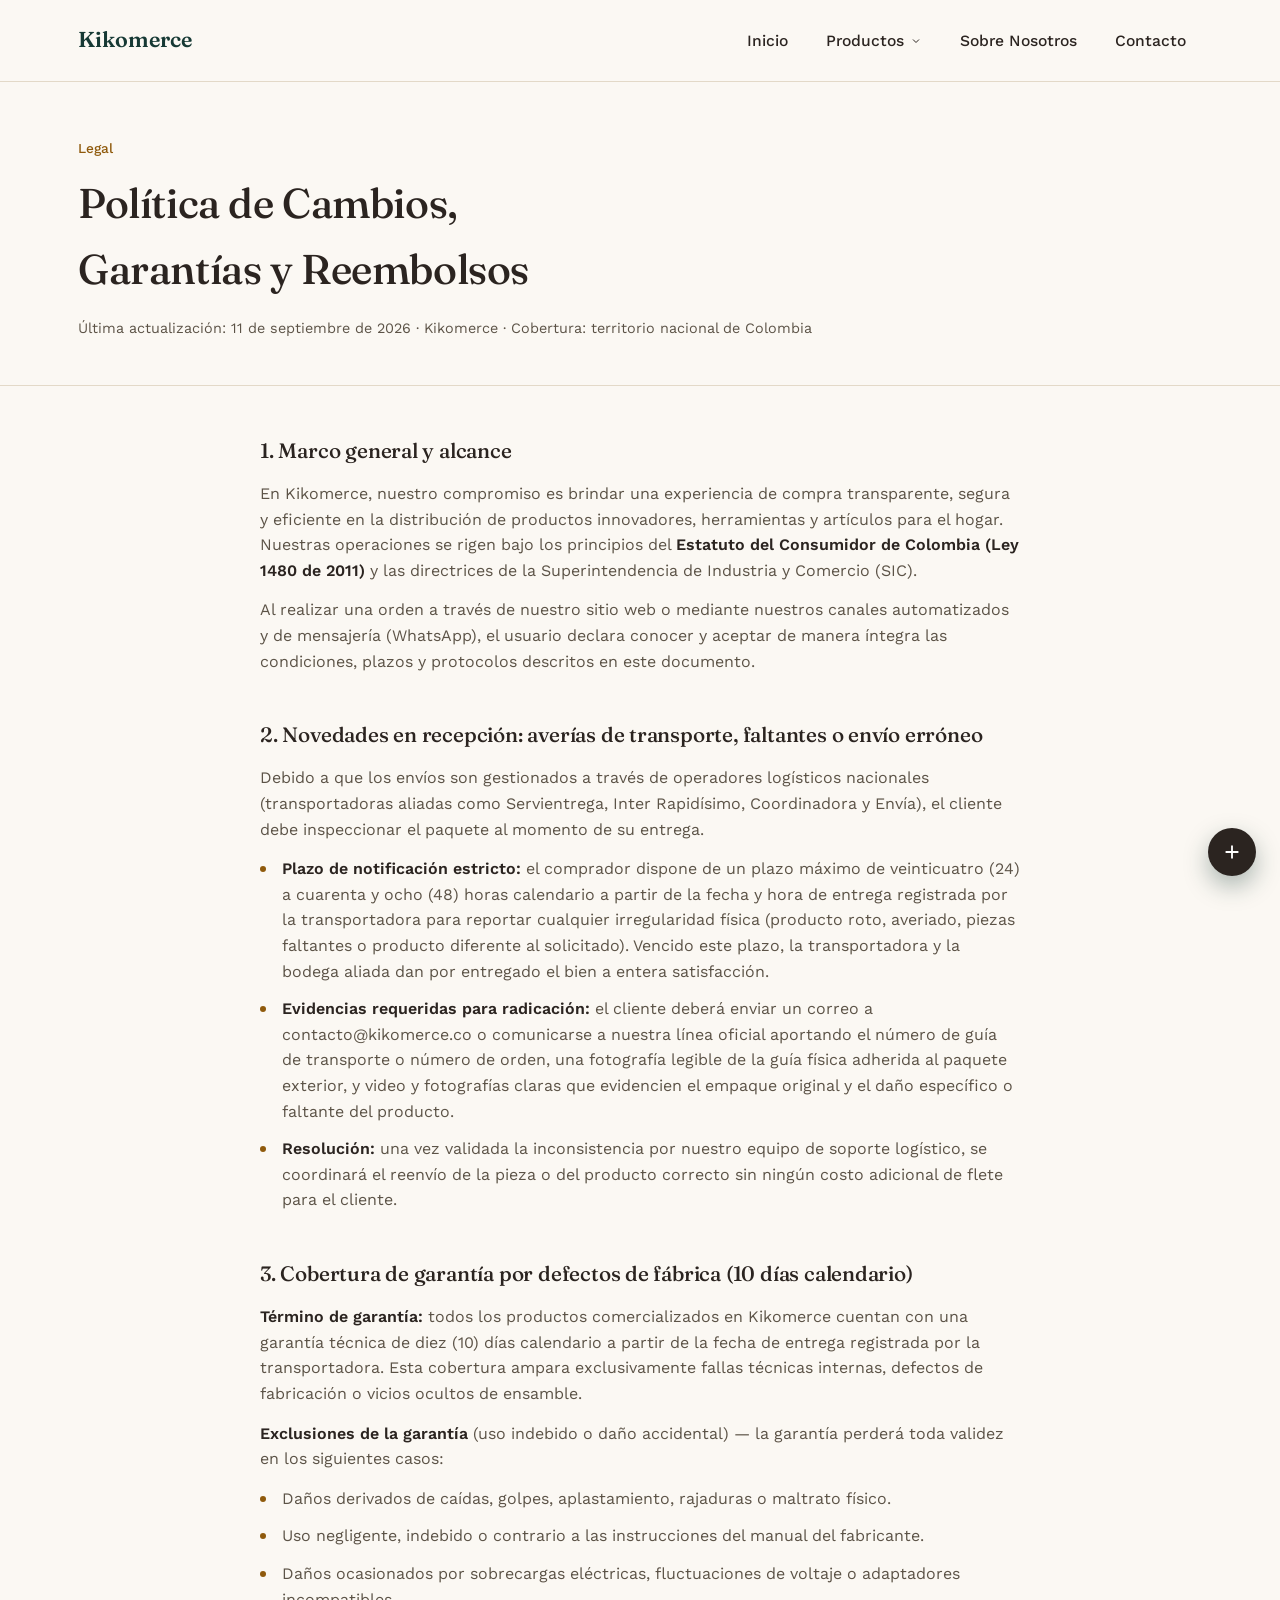
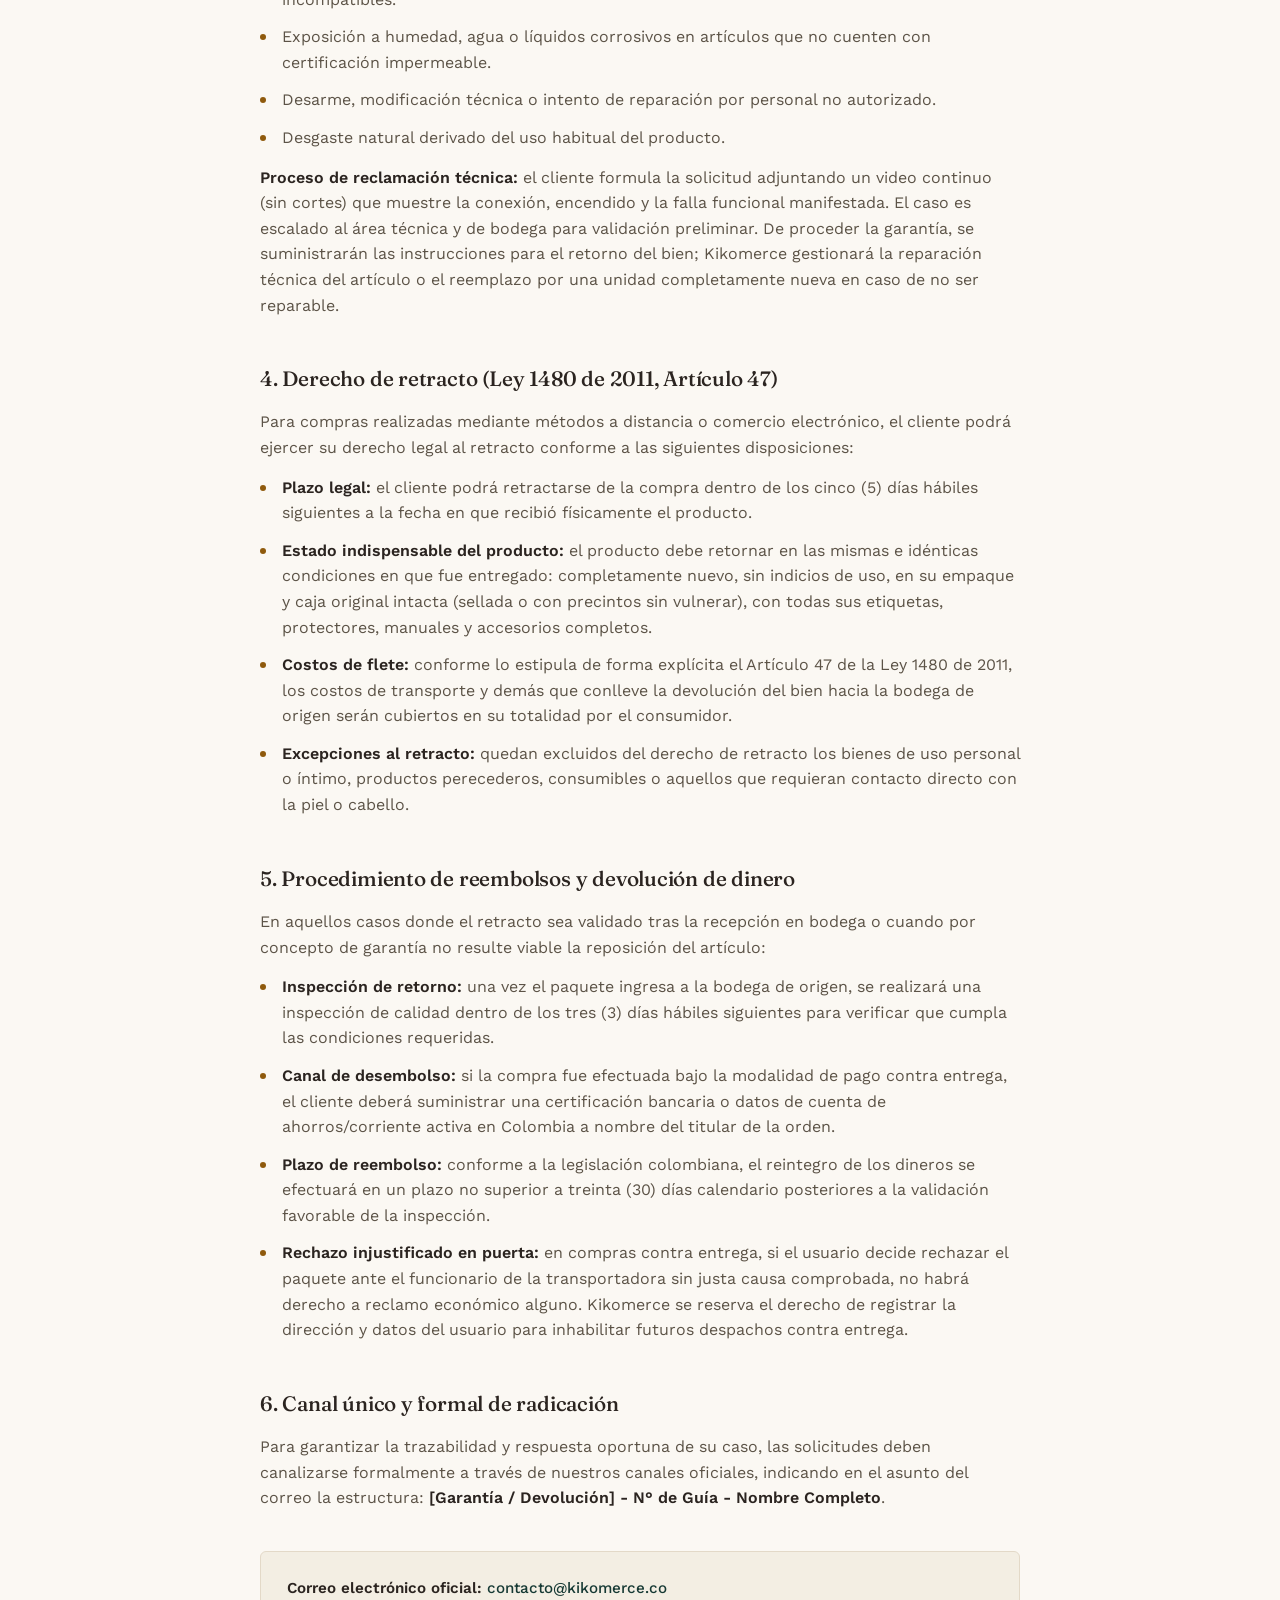
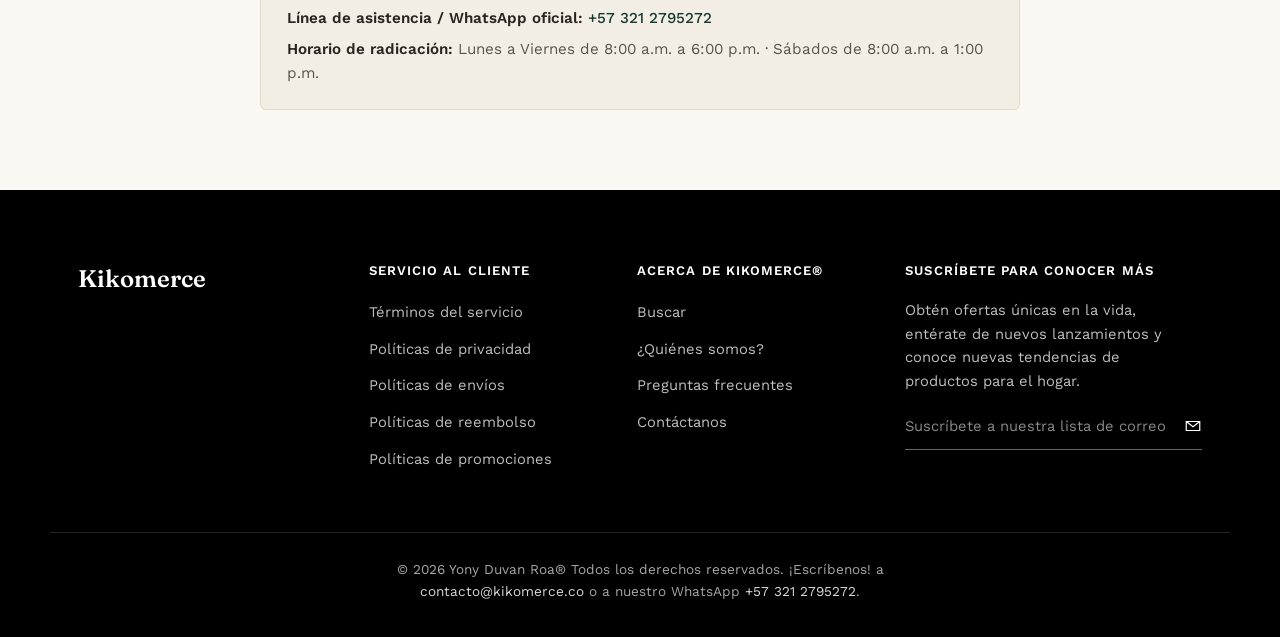
<file: politicas-de-reembolso.html>
<!DOCTYPE html>
<html lang="es">
<head>
<meta charset="UTF-8">
<meta name="viewport" content="width=device-width, initial-scale=1.0">
<title>Políticas de Reembolso — Kikomerce</title>
<meta name="description" content="Política de cambios, garantías y reembolsos de Kikomerce: novedades en recepción, garantía técnica, derecho de retracto y proceso de reembolso.">
<link rel="preconnect" href="https://fonts.googleapis.com">
<link rel="preconnect" href="https://fonts.gstatic.com" crossorigin>
<link href="https://fonts.googleapis.com/css2?family=Fraunces:opsz,wght@9..144,400;9..144,500;9..144,600&family=Work+Sans:wght@400;500;600&display=swap" rel="stylesheet">
<link rel="stylesheet" href="/assets/css/style.css">
</head>
<body>

  <!-- ============ HEADER ============ -->
  <header class="site-header">
    <div class="header-inner">
      <a class="logo" href="/">Kikomerce</a>

      <nav class="main-nav" id="mainNav">
        <div class="close-mobile-nav">
          <button id="closeMobileNav" aria-label="Cerrar menú">
            <svg viewBox="0 0 24 24" fill="none" stroke="currentColor" stroke-width="2"><path d="M18 6 6 18M6 6l12 12"/></svg>
          </button>
        </div>
        <ul>
          <li><a href="/">Inicio</a></li>
          <li class="has-submenu" id="productosItem">
            <button class="nav-toggle" aria-expanded="false">
              Productos
              <svg viewBox="0 0 24 24" fill="none" stroke="currentColor" stroke-width="2"><path d="m6 9 6 6 6-6"/></svg>
            </button>
            <div class="submenu">
              <div class="submenu-col">
                <h4>Para la cocina</h4>
                <a href="/catalogo.html">Organizadores de cocina</a>
                <a href="/catalogo.html">Utensilios y menaje</a>
                <a href="/catalogo.html">Almacenamiento de alimentos</a>
              </div>
              <div class="submenu-col">
                <h4>Para el hogar</h4>
                <a href="/catalogo.html">Decoración</a>
                <a href="/catalogo.html">Iluminación</a>
                <a href="/catalogo.html">Baño y aseo</a>
              </div>
              <div class="submenu-col">
                <h4>Explora más</h4>
                <a href="/catalogo.html">Organización y closets</a>
                <a href="/catalogo.html">Jardín y exterior</a>
                <a href="/catalogo.html">Ofertas de la semana</a>
              </div>
            </div>
          </li>
          <li><a href="/pages/quienes-somos.html">Sobre Nosotros</a></li>
          <li><a href="/pages/preguntas-frecuentes.html">Contacto</a></li>
        </ul>
      </nav>

      <button class="mobile-toggle" id="openMobileNav" aria-label="Abrir menú">
        <svg viewBox="0 0 24 24" fill="none" stroke="currentColor" stroke-width="2"><path d="M4 7h16M4 12h16M4 17h16"/></svg>
      </button>
    </div>
  </header>
  <section class="policy-hero">
    <div class="wrap">
      <span class="eyebrow">Legal</span>
      <h1>Política de Cambios, Garantías y Reembolsos</h1>
      <p class="policy-meta">Última actualización: 11 de septiembre de 2026 · Kikomerce · Cobertura: territorio nacional de Colombia</p>
    </div>
  </section>

  <section class="policy-body">
    <div class="wrap">
      <div class="policy-content">

        <h2>1. Marco general y alcance</h2>
        <p>En Kikomerce, nuestro compromiso es brindar una experiencia de compra transparente, segura y eficiente en la distribución de productos innovadores, herramientas y artículos para el hogar. Nuestras operaciones se rigen bajo los principios del <strong>Estatuto del Consumidor de Colombia (Ley 1480 de 2011)</strong> y las directrices de la Superintendencia de Industria y Comercio (SIC).</p>
        <p>Al realizar una orden a través de nuestro sitio web o mediante nuestros canales automatizados y de mensajería (WhatsApp), el usuario declara conocer y aceptar de manera íntegra las condiciones, plazos y protocolos descritos en este documento.</p>

        <h2>2. Novedades en recepción: averías de transporte, faltantes o envío erróneo</h2>
        <p>Debido a que los envíos son gestionados a través de operadores logísticos nacionales (transportadoras aliadas como Servientrega, Inter Rapidísimo, Coordinadora y Envía), el cliente debe inspeccionar el paquete al momento de su entrega.</p>
        <ul>
          <li><strong>Plazo de notificación estricto:</strong> el comprador dispone de un plazo máximo de veinticuatro (24) a cuarenta y ocho (48) horas calendario a partir de la fecha y hora de entrega registrada por la transportadora para reportar cualquier irregularidad física (producto roto, averiado, piezas faltantes o producto diferente al solicitado). Vencido este plazo, la transportadora y la bodega aliada dan por entregado el bien a entera satisfacción.</li>
          <li><strong>Evidencias requeridas para radicación:</strong> el cliente deberá enviar un correo a contacto@kikomerce.co o comunicarse a nuestra línea oficial aportando el número de guía de transporte o número de orden, una fotografía legible de la guía física adherida al paquete exterior, y video y fotografías claras que evidencien el empaque original y el daño específico o faltante del producto.</li>
          <li><strong>Resolución:</strong> una vez validada la inconsistencia por nuestro equipo de soporte logístico, se coordinará el reenvío de la pieza o del producto correcto sin ningún costo adicional de flete para el cliente.</li>
        </ul>

        <h2>3. Cobertura de garantía por defectos de fábrica (10 días calendario)</h2>
        <p><strong>Término de garantía:</strong> todos los productos comercializados en Kikomerce cuentan con una garantía técnica de diez (10) días calendario a partir de la fecha de entrega registrada por la transportadora. Esta cobertura ampara exclusivamente fallas técnicas internas, defectos de fabricación o vicios ocultos de ensamble.</p>
        <p><strong>Exclusiones de la garantía</strong> (uso indebido o daño accidental) — la garantía perderá toda validez en los siguientes casos:</p>
        <ul>
          <li>Daños derivados de caídas, golpes, aplastamiento, rajaduras o maltrato físico.</li>
          <li>Uso negligente, indebido o contrario a las instrucciones del manual del fabricante.</li>
          <li>Daños ocasionados por sobrecargas eléctricas, fluctuaciones de voltaje o adaptadores incompatibles.</li>
          <li>Exposición a humedad, agua o líquidos corrosivos en artículos que no cuenten con certificación impermeable.</li>
          <li>Desarme, modificación técnica o intento de reparación por personal no autorizado.</li>
          <li>Desgaste natural derivado del uso habitual del producto.</li>
        </ul>
        <p><strong>Proceso de reclamación técnica:</strong> el cliente formula la solicitud adjuntando un video continuo (sin cortes) que muestre la conexión, encendido y la falla funcional manifestada. El caso es escalado al área técnica y de bodega para validación preliminar. De proceder la garantía, se suministrarán las instrucciones para el retorno del bien; Kikomerce gestionará la reparación técnica del artículo o el reemplazo por una unidad completamente nueva en caso de no ser reparable.</p>

        <h2>4. Derecho de retracto (Ley 1480 de 2011, Artículo 47)</h2>
        <p>Para compras realizadas mediante métodos a distancia o comercio electrónico, el cliente podrá ejercer su derecho legal al retracto conforme a las siguientes disposiciones:</p>
        <ul>
          <li><strong>Plazo legal:</strong> el cliente podrá retractarse de la compra dentro de los cinco (5) días hábiles siguientes a la fecha en que recibió físicamente el producto.</li>
          <li><strong>Estado indispensable del producto:</strong> el producto debe retornar en las mismas e idénticas condiciones en que fue entregado: completamente nuevo, sin indicios de uso, en su empaque y caja original intacta (sellada o con precintos sin vulnerar), con todas sus etiquetas, protectores, manuales y accesorios completos.</li>
          <li><strong>Costos de flete:</strong> conforme lo estipula de forma explícita el Artículo 47 de la Ley 1480 de 2011, los costos de transporte y demás que conlleve la devolución del bien hacia la bodega de origen serán cubiertos en su totalidad por el consumidor.</li>
          <li><strong>Excepciones al retracto:</strong> quedan excluidos del derecho de retracto los bienes de uso personal o íntimo, productos perecederos, consumibles o aquellos que requieran contacto directo con la piel o cabello.</li>
        </ul>

        <h2>5. Procedimiento de reembolsos y devolución de dinero</h2>
        <p>En aquellos casos donde el retracto sea validado tras la recepción en bodega o cuando por concepto de garantía no resulte viable la reposición del artículo:</p>
        <ul>
          <li><strong>Inspección de retorno:</strong> una vez el paquete ingresa a la bodega de origen, se realizará una inspección de calidad dentro de los tres (3) días hábiles siguientes para verificar que cumpla las condiciones requeridas.</li>
          <li><strong>Canal de desembolso:</strong> si la compra fue efectuada bajo la modalidad de pago contra entrega, el cliente deberá suministrar una certificación bancaria o datos de cuenta de ahorros/corriente activa en Colombia a nombre del titular de la orden.</li>
          <li><strong>Plazo de reembolso:</strong> conforme a la legislación colombiana, el reintegro de los dineros se efectuará en un plazo no superior a treinta (30) días calendario posteriores a la validación favorable de la inspección.</li>
          <li><strong>Rechazo injustificado en puerta:</strong> en compras contra entrega, si el usuario decide rechazar el paquete ante el funcionario de la transportadora sin justa causa comprobada, no habrá derecho a reclamo económico alguno. Kikomerce se reserva el derecho de registrar la dirección y datos del usuario para inhabilitar futuros despachos contra entrega.</li>
        </ul>

        <h2>6. Canal único y formal de radicación</h2>
        <p>Para garantizar la trazabilidad y respuesta oportuna de su caso, las solicitudes deben canalizarse formalmente a través de nuestros canales oficiales, indicando en el asunto del correo la estructura: <strong>[Garantía / Devolución] - N° de Guía - Nombre Completo</strong>.</p>

        <div class="policy-contact-box">
          <p><strong>Correo electrónico oficial:</strong> <a href="mailto:contacto@kikomerce.co">contacto@kikomerce.co</a></p>
          <p><strong>Línea de asistencia / WhatsApp oficial:</strong> <a href="https://wa.me/573212795272" target="_blank" rel="noopener">+57 321 2795272</a></p>
          <p><strong>Horario de radicación:</strong> Lunes a Viernes de 8:00 a.m. a 6:00 p.m. · Sábados de 8:00 a.m. a 1:00 p.m.</p>
        </div>

      </div>
    </div>
  </section>
  <!-- ============ FOOTER ============ -->
  <footer class="site-footer" id="contacto">
    <div class="wrap footer-top">

      <div class="footer-col logo-col">
        <span class="footer-logo">Kikomerce</span>
      </div>

      <div class="footer-col">
        <h3>Servicio al cliente</h3>
        <ul>
          <li><a href="/pages/terminos-del-servicio.html">Términos del servicio</a></li>
          <li><a href="/pages/politicas-de-privacidad.html">Políticas de privacidad</a></li>
          <li><a href="/pages/politicas-de-envios.html">Políticas de envíos</a></li>
          <li><a href="/pages/politicas-de-reembolso.html">Políticas de reembolso</a></li>
          <li><a href="/pages/politicas-de-promociones.html">Políticas de promociones</a></li>
        </ul>
      </div>

      <div class="footer-col">
        <h3>Acerca de Kikomerce®</h3>
        <ul>
          <li><a href="/search">Buscar</a></li>
          <li><a href="/pages/quienes-somos.html">¿Quiénes somos?</a></li>
          <li><a href="/pages/preguntas-frecuentes.html">Preguntas frecuentes</a></li>
          <li><a href="#contacto">Contáctanos</a></li>
        </ul>
      </div>

      <div class="footer-col subscribe-col">
        <h3>Suscríbete para conocer más</h3>
        <p>Obtén ofertas únicas en la vida, entérate de nuevos lanzamientos y conoce nuevas tendencias de productos para el hogar.</p>
        <form class="subscribe-form" onsubmit="return false;">
          <input type="email" placeholder="Suscríbete a nuestra lista de correo" required>
          <button type="submit" aria-label="Suscribir">
            <svg viewBox="0 0 24 24" fill="none" stroke="currentColor" stroke-width="1.6"><path d="M3 6h18v12H3zM3 6l9 7 9-7"/></svg>
          </button>
        </form>
      </div>

    </div>

    <div class="wrap footer-bottom">
      <p>© 2026 Yony Duvan Roa® Todos los derechos reservados. ¡Escríbenos! a <a href="mailto:contacto@kikomerce.co">contacto@kikomerce.co</a> o a nuestro WhatsApp <a href="https://wa.me/573212795272" target="_blank" rel="noopener">+57 321 2795272</a>.</p>
    </div>
  </footer>
  <!-- ============ SOCIAL BUBBLE ============ -->
  <div class="social-bubble" id="socialBubble">
    <div class="bubble-links">
      <a href="#" aria-label="Facebook">
        <svg viewBox="0 0 24 24" fill="currentColor"><path d="M13.5 21v-8h2.7l.4-3.1h-3.1V8c0-.9.2-1.5 1.6-1.5H16.7V3.7C16.4 3.7 15.4 3.6 14.3 3.6c-2.3 0-3.9 1.4-3.9 4V10H7.7v3.1h2.7V21h3.1Z"/></svg>
      </a>
      <a href="#" aria-label="Instagram">
        <svg viewBox="0 0 24 24" fill="none" stroke="currentColor" stroke-width="1.7"><rect x="3.5" y="3.5" width="17" height="17" rx="4.5"/><circle cx="12" cy="12" r="4"/><circle cx="17" cy="7" r="0.8" fill="currentColor" stroke="none"/></svg>
      </a>
      <a href="#" aria-label="TikTok">
        <svg viewBox="0 0 24 24" fill="currentColor"><path d="M14.5 3h2.6c.2 1.6 1.3 2.9 2.9 3.2v2.6c-1.1 0-2.1-.3-3-.9v6.4a5.3 5.3 0 1 1-5.3-5.3c.3 0 .5 0 .8.1v2.7a2.6 2.6 0 1 0 1.8 2.5V3Z"/></svg>
      </a>
    </div>
    <button class="bubble-toggle" id="bubbleToggle" aria-label="Redes sociales">
      <svg viewBox="0 0 24 24" fill="none" stroke="currentColor" stroke-width="2"><path d="M12 5v14M5 12h14"/></svg>
    </button>
  </div>

  <script src="/data/productos.js"></script>
  <script src="/assets/js/main.js"></script>

</body>
</html>
</file>
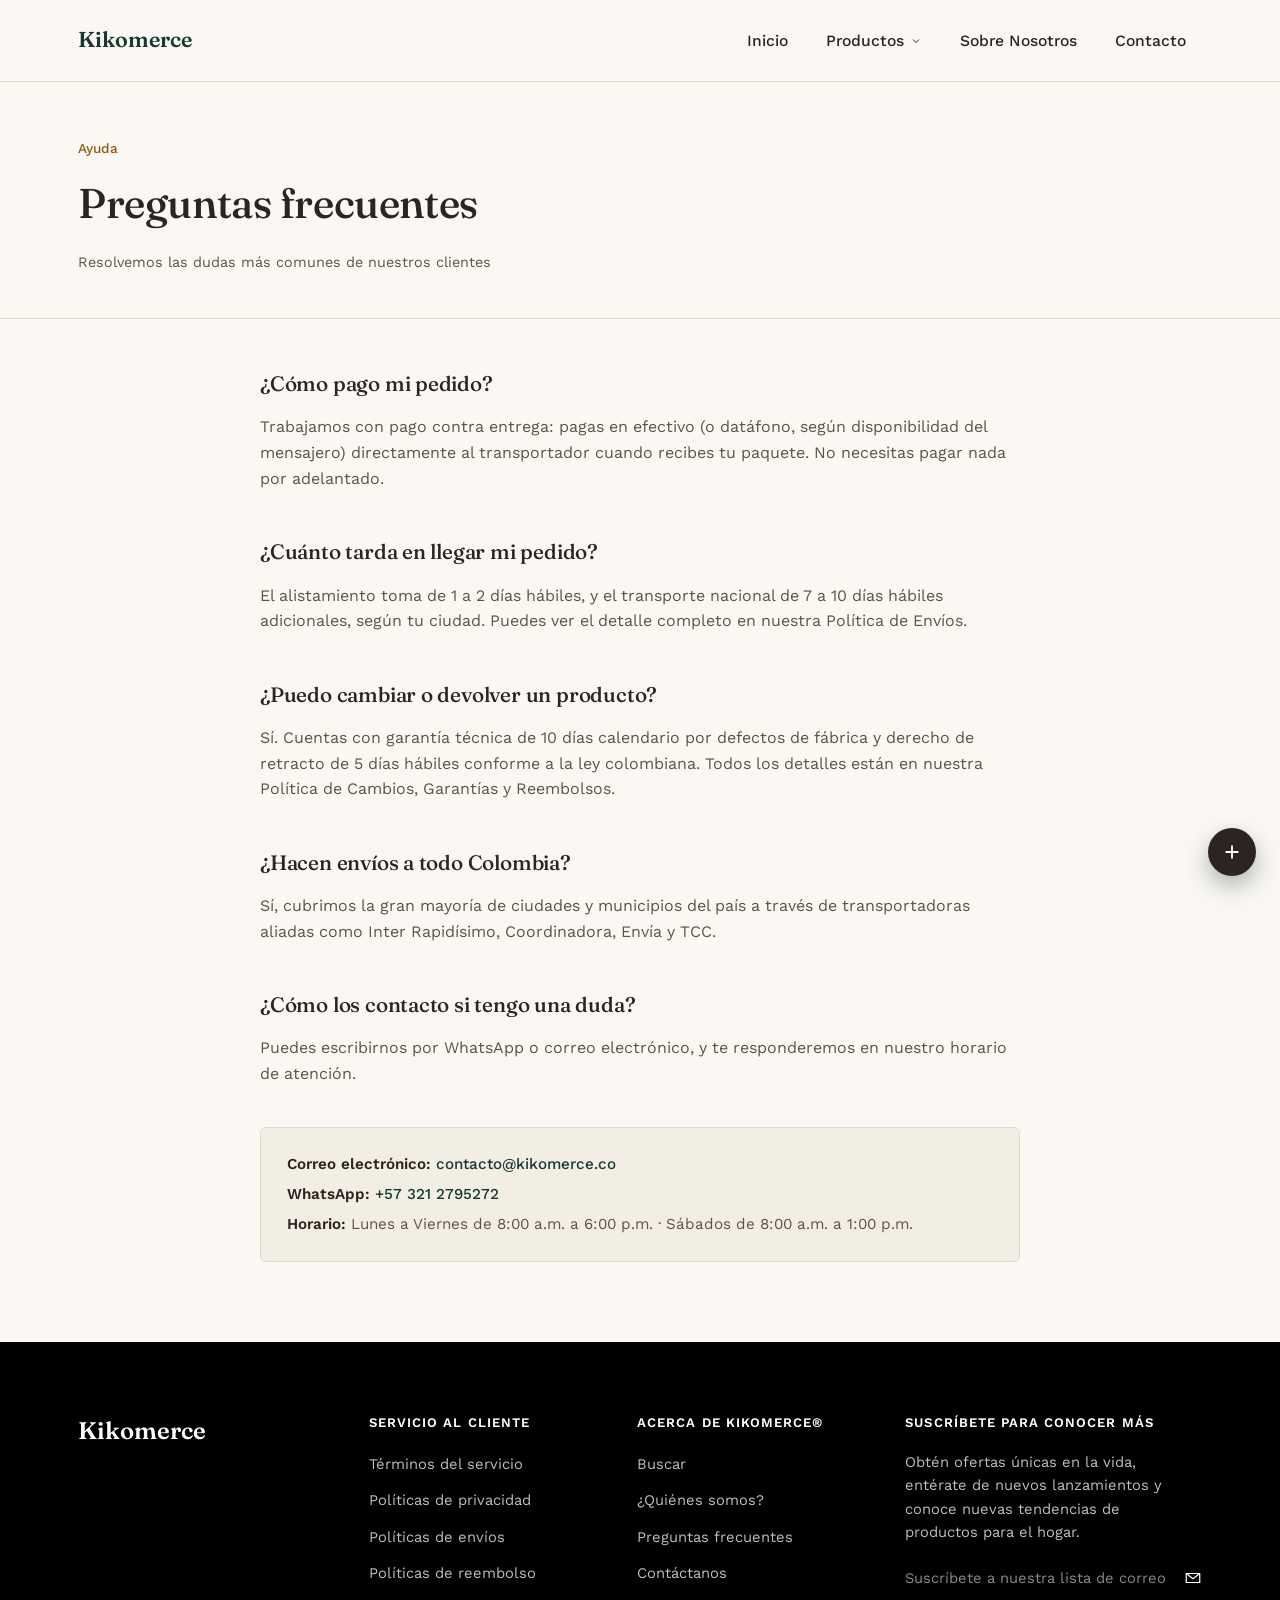
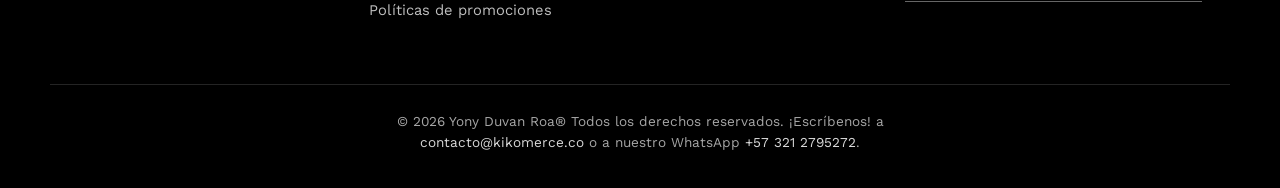
<file: preguntas-frecuentes.html>
<!DOCTYPE html>
<html lang="es">
<head>
<meta charset="UTF-8">
<meta name="viewport" content="width=device-width, initial-scale=1.0">
<title>Preguntas Frecuentes — Kikomerce</title>
<meta name="description" content="Resolvemos las dudas más comunes sobre pagos, envíos y cambios en Kikomerce.">
<link rel="preconnect" href="https://fonts.googleapis.com">
<link rel="preconnect" href="https://fonts.gstatic.com" crossorigin>
<link href="https://fonts.googleapis.com/css2?family=Fraunces:opsz,wght@9..144,400;9..144,500;9..144,600&family=Work+Sans:wght@400;500;600&display=swap" rel="stylesheet">
<link rel="stylesheet" href="/assets/css/style.css">
</head>
<body>

  <!-- ============ HEADER ============ -->
  <header class="site-header">
    <div class="header-inner">
      <a class="logo" href="/">Kikomerce</a>

      <nav class="main-nav" id="mainNav">
        <div class="close-mobile-nav">
          <button id="closeMobileNav" aria-label="Cerrar menú">
            <svg viewBox="0 0 24 24" fill="none" stroke="currentColor" stroke-width="2"><path d="M18 6 6 18M6 6l12 12"/></svg>
          </button>
        </div>
        <ul>
          <li><a href="/">Inicio</a></li>
          <li class="has-submenu" id="productosItem">
            <button class="nav-toggle" aria-expanded="false">
              Productos
              <svg viewBox="0 0 24 24" fill="none" stroke="currentColor" stroke-width="2"><path d="m6 9 6 6 6-6"/></svg>
            </button>
            <div class="submenu">
              <div class="submenu-col">
                <h4>Para la cocina</h4>
                <a href="/catalogo.html">Organizadores de cocina</a>
                <a href="/catalogo.html">Utensilios y menaje</a>
                <a href="/catalogo.html">Almacenamiento de alimentos</a>
              </div>
              <div class="submenu-col">
                <h4>Para el hogar</h4>
                <a href="/catalogo.html">Decoración</a>
                <a href="/catalogo.html">Iluminación</a>
                <a href="/catalogo.html">Baño y aseo</a>
              </div>
              <div class="submenu-col">
                <h4>Explora más</h4>
                <a href="/catalogo.html">Organización y closets</a>
                <a href="/catalogo.html">Jardín y exterior</a>
                <a href="/catalogo.html">Ofertas de la semana</a>
              </div>
            </div>
          </li>
          <li><a href="/pages/quienes-somos.html">Sobre Nosotros</a></li>
          <li><a href="/pages/preguntas-frecuentes.html">Contacto</a></li>
        </ul>
      </nav>

      <button class="mobile-toggle" id="openMobileNav" aria-label="Abrir menú">
        <svg viewBox="0 0 24 24" fill="none" stroke="currentColor" stroke-width="2"><path d="M4 7h16M4 12h16M4 17h16"/></svg>
      </button>
    </div>
  </header>
  <section class="policy-hero">
    <div class="wrap">
      <span class="eyebrow">Ayuda</span>
      <h1>Preguntas frecuentes</h1>
      <p class="policy-meta">Resolvemos las dudas más comunes de nuestros clientes</p>
    </div>
  </section>

  <section class="policy-body">
    <div class="wrap">
      <div class="policy-content">

        <h2>¿Cómo pago mi pedido?</h2>
        <p>Trabajamos con pago contra entrega: pagas en efectivo (o datáfono, según disponibilidad del mensajero) directamente al transportador cuando recibes tu paquete. No necesitas pagar nada por adelantado.</p>

        <h2>¿Cuánto tarda en llegar mi pedido?</h2>
        <p>El alistamiento toma de 1 a 2 días hábiles, y el transporte nacional de 7 a 10 días hábiles adicionales, según tu ciudad. Puedes ver el detalle completo en nuestra <a href="/pages/politicas-de-envios.html">Política de Envíos</a>.</p>

        <h2>¿Puedo cambiar o devolver un producto?</h2>
        <p>Sí. Cuentas con garantía técnica de 10 días calendario por defectos de fábrica y derecho de retracto de 5 días hábiles conforme a la ley colombiana. Todos los detalles están en nuestra <a href="/pages/politicas-de-reembolso.html">Política de Cambios, Garantías y Reembolsos</a>.</p>

        <h2>¿Hacen envíos a todo Colombia?</h2>
        <p>Sí, cubrimos la gran mayoría de ciudades y municipios del país a través de transportadoras aliadas como Inter Rapidísimo, Coordinadora, Envía y TCC.</p>

        <h2>¿Cómo los contacto si tengo una duda?</h2>
        <p>Puedes escribirnos por WhatsApp o correo electrónico, y te responderemos en nuestro horario de atención.</p>

        <div class="policy-contact-box">
          <p><strong>Correo electrónico:</strong> <a href="mailto:contacto@kikomerce.co">contacto@kikomerce.co</a></p>
          <p><strong>WhatsApp:</strong> <a href="https://wa.me/573212795272" target="_blank" rel="noopener">+57 321 2795272</a></p>
          <p><strong>Horario:</strong> Lunes a Viernes de 8:00 a.m. a 6:00 p.m. · Sábados de 8:00 a.m. a 1:00 p.m.</p>
        </div>
      </div>
    </div>
  </section>
  <!-- ============ FOOTER ============ -->
  <footer class="site-footer" id="contacto">
    <div class="wrap footer-top">

      <div class="footer-col logo-col">
        <span class="footer-logo">Kikomerce</span>
      </div>

      <div class="footer-col">
        <h3>Servicio al cliente</h3>
        <ul>
          <li><a href="/pages/terminos-del-servicio.html">Términos del servicio</a></li>
          <li><a href="/pages/politicas-de-privacidad.html">Políticas de privacidad</a></li>
          <li><a href="/pages/politicas-de-envios.html">Políticas de envíos</a></li>
          <li><a href="/pages/politicas-de-reembolso.html">Políticas de reembolso</a></li>
          <li><a href="/pages/politicas-de-promociones.html">Políticas de promociones</a></li>
        </ul>
      </div>

      <div class="footer-col">
        <h3>Acerca de Kikomerce®</h3>
        <ul>
          <li><a href="/search">Buscar</a></li>
          <li><a href="/pages/quienes-somos.html">¿Quiénes somos?</a></li>
          <li><a href="/pages/preguntas-frecuentes.html">Preguntas frecuentes</a></li>
          <li><a href="#contacto">Contáctanos</a></li>
        </ul>
      </div>

      <div class="footer-col subscribe-col">
        <h3>Suscríbete para conocer más</h3>
        <p>Obtén ofertas únicas en la vida, entérate de nuevos lanzamientos y conoce nuevas tendencias de productos para el hogar.</p>
        <form class="subscribe-form" onsubmit="return false;">
          <input type="email" placeholder="Suscríbete a nuestra lista de correo" required>
          <button type="submit" aria-label="Suscribir">
            <svg viewBox="0 0 24 24" fill="none" stroke="currentColor" stroke-width="1.6"><path d="M3 6h18v12H3zM3 6l9 7 9-7"/></svg>
          </button>
        </form>
      </div>

    </div>

    <div class="wrap footer-bottom">
      <p>© 2026 Yony Duvan Roa® Todos los derechos reservados. ¡Escríbenos! a <a href="mailto:contacto@kikomerce.co">contacto@kikomerce.co</a> o a nuestro WhatsApp <a href="https://wa.me/573212795272" target="_blank" rel="noopener">+57 321 2795272</a>.</p>
    </div>
  </footer>
  <!-- ============ SOCIAL BUBBLE ============ -->
  <div class="social-bubble" id="socialBubble">
    <div class="bubble-links">
      <a href="#" aria-label="Facebook">
        <svg viewBox="0 0 24 24" fill="currentColor"><path d="M13.5 21v-8h2.7l.4-3.1h-3.1V8c0-.9.2-1.5 1.6-1.5H16.7V3.7C16.4 3.7 15.4 3.6 14.3 3.6c-2.3 0-3.9 1.4-3.9 4V10H7.7v3.1h2.7V21h3.1Z"/></svg>
      </a>
      <a href="#" aria-label="Instagram">
        <svg viewBox="0 0 24 24" fill="none" stroke="currentColor" stroke-width="1.7"><rect x="3.5" y="3.5" width="17" height="17" rx="4.5"/><circle cx="12" cy="12" r="4"/><circle cx="17" cy="7" r="0.8" fill="currentColor" stroke="none"/></svg>
      </a>
      <a href="#" aria-label="TikTok">
        <svg viewBox="0 0 24 24" fill="currentColor"><path d="M14.5 3h2.6c.2 1.6 1.3 2.9 2.9 3.2v2.6c-1.1 0-2.1-.3-3-.9v6.4a5.3 5.3 0 1 1-5.3-5.3c.3 0 .5 0 .8.1v2.7a2.6 2.6 0 1 0 1.8 2.5V3Z"/></svg>
      </a>
    </div>
    <button class="bubble-toggle" id="bubbleToggle" aria-label="Redes sociales">
      <svg viewBox="0 0 24 24" fill="none" stroke="currentColor" stroke-width="2"><path d="M12 5v14M5 12h14"/></svg>
    </button>
  </div>

  <script src="/data/productos.js"></script>
  <script src="/assets/js/main.js"></script>

</body>
</html>
</file>
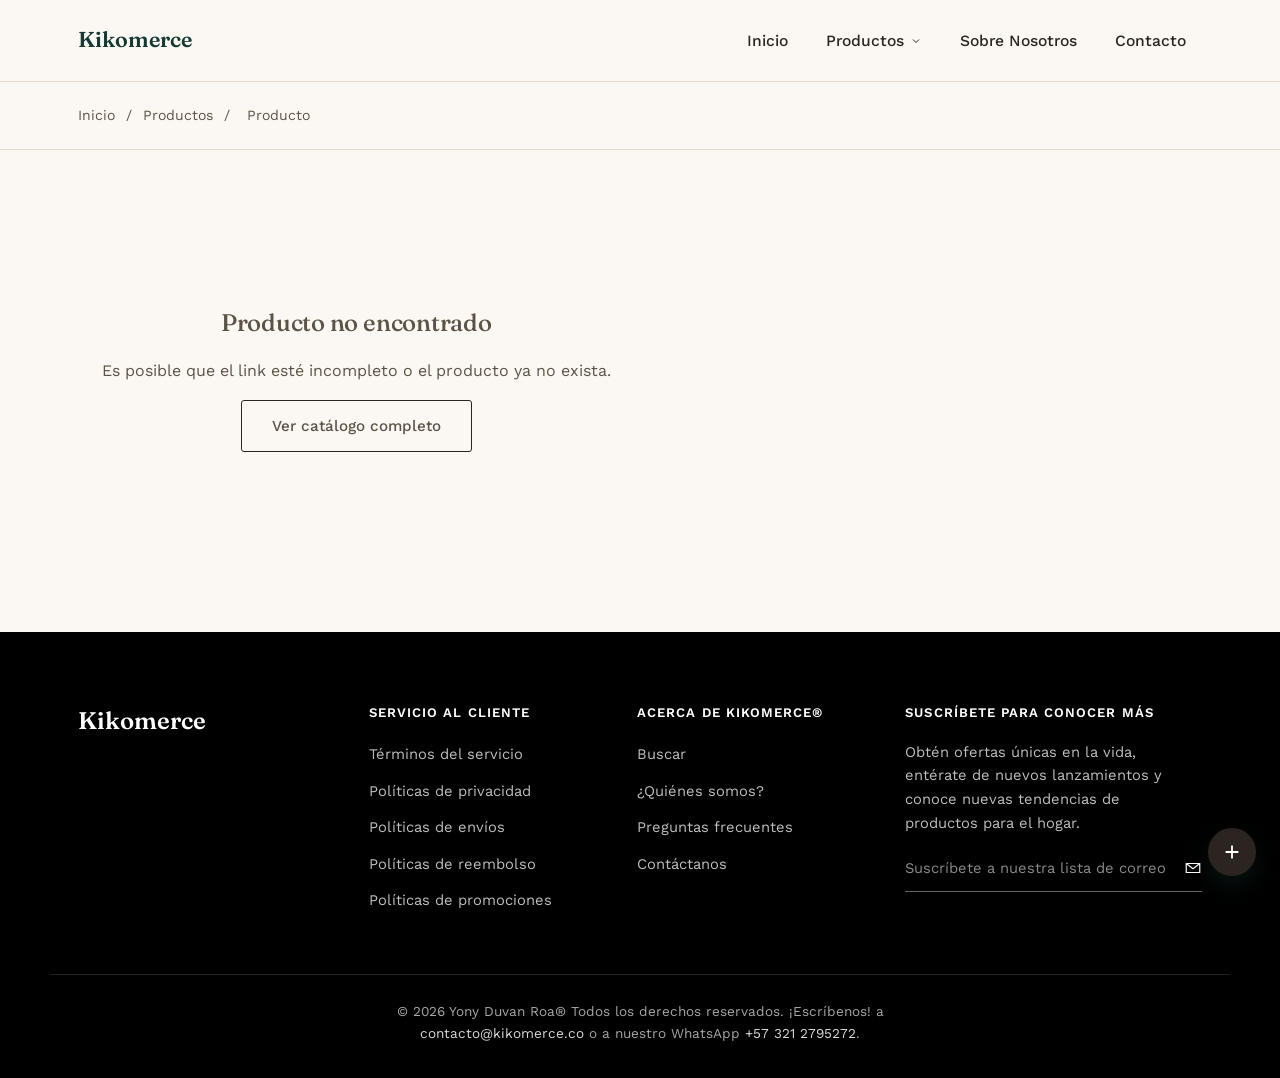
<file: producto.html>
<!DOCTYPE html>
<html lang="es">
<head>
<meta charset="UTF-8">
<meta name="viewport" content="width=device-width, initial-scale=1.0">
<title>Producto — Kikomerce</title>
<meta name="description" content="Detalle de producto en Kikomerce, tu tienda de confianza para el hogar en Colombia.">
<link rel="preconnect" href="https://fonts.googleapis.com">
<link rel="preconnect" href="https://fonts.gstatic.com" crossorigin>
<link href="https://fonts.googleapis.com/css2?family=Fraunces:opsz,wght@9..144,400;9..144,500;9..144,600&family=Work+Sans:wght@400;500;600&display=swap" rel="stylesheet">
<link rel="stylesheet" href="/assets/css/style.css">
</head>
<body>

  <!-- ============ HEADER ============ -->
  <header class="site-header">
    <div class="header-inner">
      <a class="logo" href="/">Kikomerce</a>

      <nav class="main-nav" id="mainNav">
        <div class="close-mobile-nav">
          <button id="closeMobileNav" aria-label="Cerrar menú">
            <svg viewBox="0 0 24 24" fill="none" stroke="currentColor" stroke-width="2"><path d="M18 6 6 18M6 6l12 12"/></svg>
          </button>
        </div>
        <ul>
          <li><a href="/">Inicio</a></li>
          <li class="has-submenu" id="productosItem">
            <button class="nav-toggle" aria-expanded="false">
              Productos
              <svg viewBox="0 0 24 24" fill="none" stroke="currentColor" stroke-width="2"><path d="m6 9 6 6 6-6"/></svg>
            </button>
            <div class="submenu">
              <div class="submenu-col">
                <h4>Categorías</h4>
                <a href="/catalogo.html">Hogar</a>
                <a href="/catalogo.html">Belleza</a>
              </div>
              <div class="submenu-col">
                <h4>&nbsp;</h4>
                <a href="/catalogo.html">Herramientas</a>
                <a href="/catalogo.html">Moda</a>
              </div>
              <div class="submenu-col">
                <h4>Explora más</h4>
                <a href="/catalogo.html">Ver catálogo completo</a>
              </div>
            </div>
          </li>
          <li><a href="/pages/quienes-somos.html">Sobre Nosotros</a></li>
          <li><a href="/pages/preguntas-frecuentes.html">Contacto</a></li>
        </ul>
      </nav>

      <button class="mobile-toggle" id="openMobileNav" aria-label="Abrir menú">
        <svg viewBox="0 0 24 24" fill="none" stroke="currentColor" stroke-width="2"><path d="M4 7h16M4 12h16M4 17h16"/></svg>
      </button>
    </div>
  </header>
  <div class="breadcrumb">
    <div class="wrap">
      <a href="/">Inicio</a>
      <span>/</span>
      <a href="/catalogo.html">Productos</a>
      <span>/</span>
      <span id="breadcrumbProducto">Producto</span>
    </div>
  </div>

  <section class="product-detail">
    <div class="wrap">
      <div class="product-detail-grid" id="productDetail">
        <!-- Se llena dinámicamente desde data/productos.js según ?id= en la URL -->
      </div>
    </div>
  </section>
  <!-- ============ FOOTER ============ -->
  <footer class="site-footer" id="contacto">
    <div class="wrap footer-top">

      <div class="footer-col logo-col">
        <span class="footer-logo">Kikomerce</span>
      </div>

      <div class="footer-col">
        <h3>Servicio al cliente</h3>
        <ul>
          <li><a href="/pages/terminos-del-servicio.html">Términos del servicio</a></li>
          <li><a href="/pages/politicas-de-privacidad.html">Políticas de privacidad</a></li>
          <li><a href="/pages/politicas-de-envios.html">Políticas de envíos</a></li>
          <li><a href="/pages/politicas-de-reembolso.html">Políticas de reembolso</a></li>
          <li><a href="/pages/politicas-de-promociones.html">Políticas de promociones</a></li>
        </ul>
      </div>

      <div class="footer-col">
        <h3>Acerca de Kikomerce®</h3>
        <ul>
          <li><a href="/search">Buscar</a></li>
          <li><a href="/pages/quienes-somos.html">¿Quiénes somos?</a></li>
          <li><a href="/pages/preguntas-frecuentes.html">Preguntas frecuentes</a></li>
          <li><a href="#contacto">Contáctanos</a></li>
        </ul>
      </div>

      <div class="footer-col subscribe-col">
        <h3>Suscríbete para conocer más</h3>
        <p>Obtén ofertas únicas en la vida, entérate de nuevos lanzamientos y conoce nuevas tendencias de productos para el hogar.</p>
        <form class="subscribe-form" onsubmit="return false;">
          <input type="email" placeholder="Suscríbete a nuestra lista de correo" required>
          <button type="submit" aria-label="Suscribir">
            <svg viewBox="0 0 24 24" fill="none" stroke="currentColor" stroke-width="1.6"><path d="M3 6h18v12H3zM3 6l9 7 9-7"/></svg>
          </button>
        </form>
      </div>

    </div>

    <div class="wrap footer-bottom">
      <p>© 2026 Yony Duvan Roa® Todos los derechos reservados. ¡Escríbenos! a <a href="mailto:contacto@kikomerce.co">contacto@kikomerce.co</a> o a nuestro WhatsApp <a href="https://wa.me/573212795272" target="_blank" rel="noopener">+57 321 2795272</a>.</p>
    </div>
  </footer>
  <!-- ============ SOCIAL BUBBLE ============ -->
  <div class="social-bubble" id="socialBubble">
    <div class="bubble-links">
      <a href="#" aria-label="Facebook">
        <svg viewBox="0 0 24 24" fill="currentColor"><path d="M13.5 21v-8h2.7l.4-3.1h-3.1V8c0-.9.2-1.5 1.6-1.5H16.7V3.7C16.4 3.7 15.4 3.6 14.3 3.6c-2.3 0-3.9 1.4-3.9 4V10H7.7v3.1h2.7V21h3.1Z"/></svg>
      </a>
      <a href="#" aria-label="Instagram">
        <svg viewBox="0 0 24 24" fill="none" stroke="currentColor" stroke-width="1.7"><rect x="3.5" y="3.5" width="17" height="17" rx="4.5"/><circle cx="12" cy="12" r="4"/><circle cx="17" cy="7" r="0.8" fill="currentColor" stroke="none"/></svg>
      </a>
      <a href="#" aria-label="TikTok">
        <svg viewBox="0 0 24 24" fill="currentColor"><path d="M14.5 3h2.6c.2 1.6 1.3 2.9 2.9 3.2v2.6c-1.1 0-2.1-.3-3-.9v6.4a5.3 5.3 0 1 1-5.3-5.3c.3 0 .5 0 .8.1v2.7a2.6 2.6 0 1 0 1.8 2.5V3Z"/></svg>
      </a>
    </div>
    <button class="bubble-toggle" id="bubbleToggle" aria-label="Redes sociales">
      <svg viewBox="0 0 24 24" fill="none" stroke="currentColor" stroke-width="2"><path d="M12 5v14M5 12h14"/></svg>
    </button>
  </div>

  <script src="/data/productos.js"></script>
  <script src="/assets/js/main.js"></script>

</body>
</html>
</file>
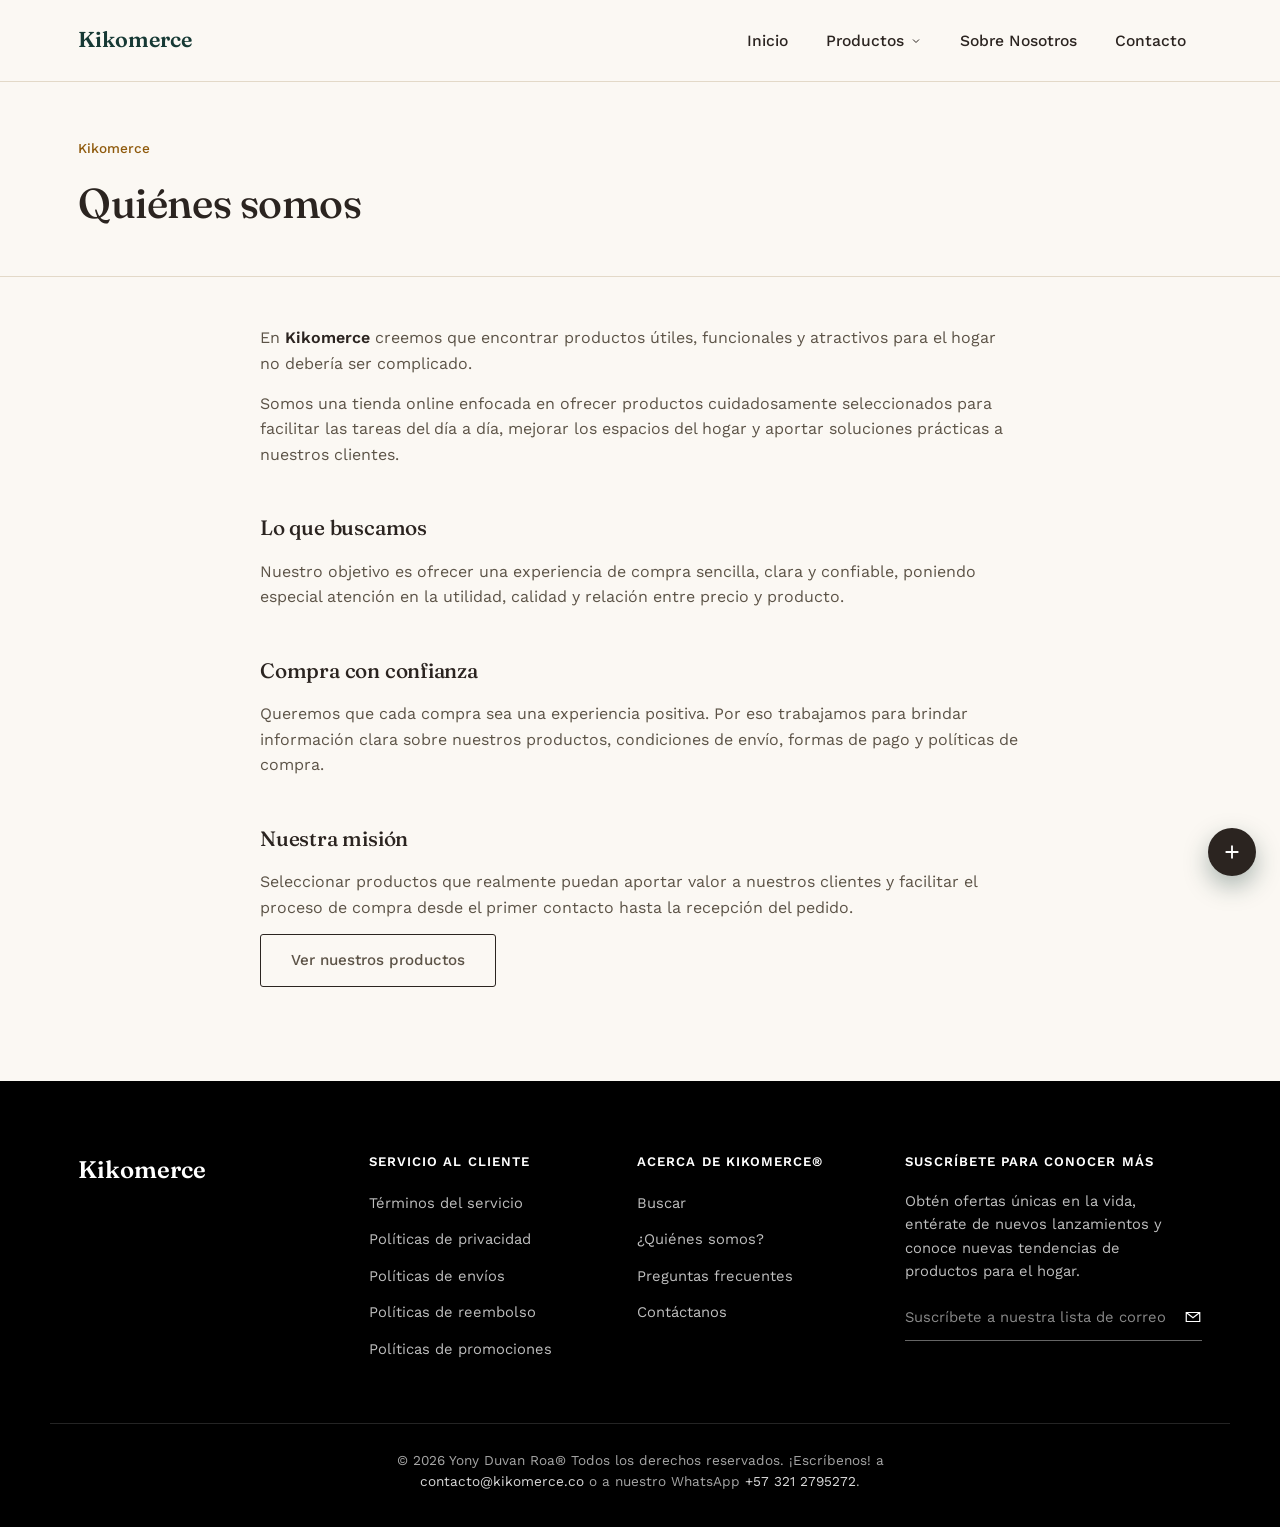
<file: quienes-somos.html>
<!DOCTYPE html>
<html lang="es">
<head>
<meta charset="UTF-8">
<meta name="viewport" content="width=device-width, initial-scale=1.0">
<title>Quiénes somos | Kikomerce</title>
<meta name="description" content="Conoce Kikomerce, una tienda online colombiana enfocada en productos prácticos, funcionales y seleccionados para tu hogar y estilo de vida.">
<link rel="preconnect" href="https://fonts.googleapis.com">
<link rel="preconnect" href="https://fonts.gstatic.com" crossorigin>
<link href="https://fonts.googleapis.com/css2?family=Fraunces:opsz,wght@9..144,400;9..144,500;9..144,600&family=Work+Sans:wght@400;500;600&display=swap" rel="stylesheet">
<link rel="stylesheet" href="/assets/css/style.css">
</head>
<body>

  <!-- ============ HEADER ============ -->
  <header class="site-header">
    <div class="header-inner">
      <a class="logo" href="/">Kikomerce</a>

      <nav class="main-nav" id="mainNav">
        <div class="close-mobile-nav">
          <button id="closeMobileNav" aria-label="Cerrar menú">
            <svg viewBox="0 0 24 24" fill="none" stroke="currentColor" stroke-width="2"><path d="M18 6 6 18M6 6l12 12"/></svg>
          </button>
        </div>
        <ul>
          <li><a href="/">Inicio</a></li>
          <li class="has-submenu" id="productosItem">
            <button class="nav-toggle" aria-expanded="false">
              Productos
              <svg viewBox="0 0 24 24" fill="none" stroke="currentColor" stroke-width="2"><path d="m6 9 6 6 6-6"/></svg>
            </button>
            <div class="submenu">
              <div class="submenu-col">
                <h4>Para la cocina</h4>
                <a href="/catalogo.html">Organizadores de cocina</a>
                <a href="/catalogo.html">Utensilios y menaje</a>
                <a href="/catalogo.html">Almacenamiento de alimentos</a>
              </div>
              <div class="submenu-col">
                <h4>Para el hogar</h4>
                <a href="/catalogo.html">Decoración</a>
                <a href="/catalogo.html">Iluminación</a>
                <a href="/catalogo.html">Baño y aseo</a>
              </div>
              <div class="submenu-col">
                <h4>Explora más</h4>
                <a href="/catalogo.html">Organización y closets</a>
                <a href="/catalogo.html">Jardín y exterior</a>
                <a href="/catalogo.html">Ofertas de la semana</a>
              </div>
            </div>
          </li>
          <li><a href="/pages/quienes-somos.html">Sobre Nosotros</a></li>
          <li><a href="/pages/preguntas-frecuentes.html">Contacto</a></li>
        </ul>
      </nav>

      <button class="mobile-toggle" id="openMobileNav" aria-label="Abrir menú">
        <svg viewBox="0 0 24 24" fill="none" stroke="currentColor" stroke-width="2"><path d="M4 7h16M4 12h16M4 17h16"/></svg>
      </button>
    </div>
  </header>
  <section class="policy-hero">
    <div class="wrap">
      <span class="eyebrow">Kikomerce</span>
      <h1>Quiénes somos</h1>
    </div>
  </section>

  <section class="policy-body">
    <div class="wrap">
      <div class="policy-content">
        <p>En <strong>Kikomerce</strong> creemos que encontrar productos útiles, funcionales y atractivos para el hogar no debería ser complicado.</p>
        <p>Somos una tienda online enfocada en ofrecer productos cuidadosamente seleccionados para facilitar las tareas del día a día, mejorar los espacios del hogar y aportar soluciones prácticas a nuestros clientes.</p>

        <h2>Lo que buscamos</h2>
        <p>Nuestro objetivo es ofrecer una experiencia de compra sencilla, clara y confiable, poniendo especial atención en la utilidad, calidad y relación entre precio y producto.</p>

        <h2>Compra con confianza</h2>
        <p>Queremos que cada compra sea una experiencia positiva. Por eso trabajamos para brindar información clara sobre nuestros productos, condiciones de envío, formas de pago y políticas de compra.</p>

        <h2>Nuestra misión</h2>
        <p>Seleccionar productos que realmente puedan aportar valor a nuestros clientes y facilitar el proceso de compra desde el primer contacto hasta la recepción del pedido.</p>

        <p><a class="btn-outline" href="/catalogo.html">Ver nuestros productos</a></p>
      </div>
    </div>
  </section>
  <!-- ============ FOOTER ============ -->
  <footer class="site-footer" id="contacto">
    <div class="wrap footer-top">

      <div class="footer-col logo-col">
        <span class="footer-logo">Kikomerce</span>
      </div>

      <div class="footer-col">
        <h3>Servicio al cliente</h3>
        <ul>
          <li><a href="/pages/terminos-del-servicio.html">Términos del servicio</a></li>
          <li><a href="/pages/politicas-de-privacidad.html">Políticas de privacidad</a></li>
          <li><a href="/pages/politicas-de-envios.html">Políticas de envíos</a></li>
          <li><a href="/pages/politicas-de-reembolso.html">Políticas de reembolso</a></li>
          <li><a href="/pages/politicas-de-promociones.html">Políticas de promociones</a></li>
        </ul>
      </div>

      <div class="footer-col">
        <h3>Acerca de Kikomerce®</h3>
        <ul>
          <li><a href="/search">Buscar</a></li>
          <li><a href="/pages/quienes-somos.html">¿Quiénes somos?</a></li>
          <li><a href="/pages/preguntas-frecuentes.html">Preguntas frecuentes</a></li>
          <li><a href="#contacto">Contáctanos</a></li>
        </ul>
      </div>

      <div class="footer-col subscribe-col">
        <h3>Suscríbete para conocer más</h3>
        <p>Obtén ofertas únicas en la vida, entérate de nuevos lanzamientos y conoce nuevas tendencias de productos para el hogar.</p>
        <form class="subscribe-form" onsubmit="return false;">
          <input type="email" placeholder="Suscríbete a nuestra lista de correo" required>
          <button type="submit" aria-label="Suscribir">
            <svg viewBox="0 0 24 24" fill="none" stroke="currentColor" stroke-width="1.6"><path d="M3 6h18v12H3zM3 6l9 7 9-7"/></svg>
          </button>
        </form>
      </div>

    </div>

    <div class="wrap footer-bottom">
      <p>© 2026 Yony Duvan Roa® Todos los derechos reservados. ¡Escríbenos! a <a href="mailto:contacto@kikomerce.co">contacto@kikomerce.co</a> o a nuestro WhatsApp <a href="https://wa.me/573212795272" target="_blank" rel="noopener">+57 321 2795272</a>.</p>
    </div>
  </footer>
  <!-- ============ SOCIAL BUBBLE ============ -->
  <div class="social-bubble" id="socialBubble">
    <div class="bubble-links">
      <a href="#" aria-label="Facebook">
        <svg viewBox="0 0 24 24" fill="currentColor"><path d="M13.5 21v-8h2.7l.4-3.1h-3.1V8c0-.9.2-1.5 1.6-1.5H16.7V3.7C16.4 3.7 15.4 3.6 14.3 3.6c-2.3 0-3.9 1.4-3.9 4V10H7.7v3.1h2.7V21h3.1Z"/></svg>
      </a>
      <a href="#" aria-label="Instagram">
        <svg viewBox="0 0 24 24" fill="none" stroke="currentColor" stroke-width="1.7"><rect x="3.5" y="3.5" width="17" height="17" rx="4.5"/><circle cx="12" cy="12" r="4"/><circle cx="17" cy="7" r="0.8" fill="currentColor" stroke="none"/></svg>
      </a>
      <a href="#" aria-label="TikTok">
        <svg viewBox="0 0 24 24" fill="currentColor"><path d="M14.5 3h2.6c.2 1.6 1.3 2.9 2.9 3.2v2.6c-1.1 0-2.1-.3-3-.9v6.4a5.3 5.3 0 1 1-5.3-5.3c.3 0 .5 0 .8.1v2.7a2.6 2.6 0 1 0 1.8 2.5V3Z"/></svg>
      </a>
    </div>
    <button class="bubble-toggle" id="bubbleToggle" aria-label="Redes sociales">
      <svg viewBox="0 0 24 24" fill="none" stroke="currentColor" stroke-width="2"><path d="M12 5v14M5 12h14"/></svg>
    </button>
  </div>

  <script src="/data/productos.js"></script>
  <script src="/assets/js/main.js"></script>

</body>
</html>
</file>
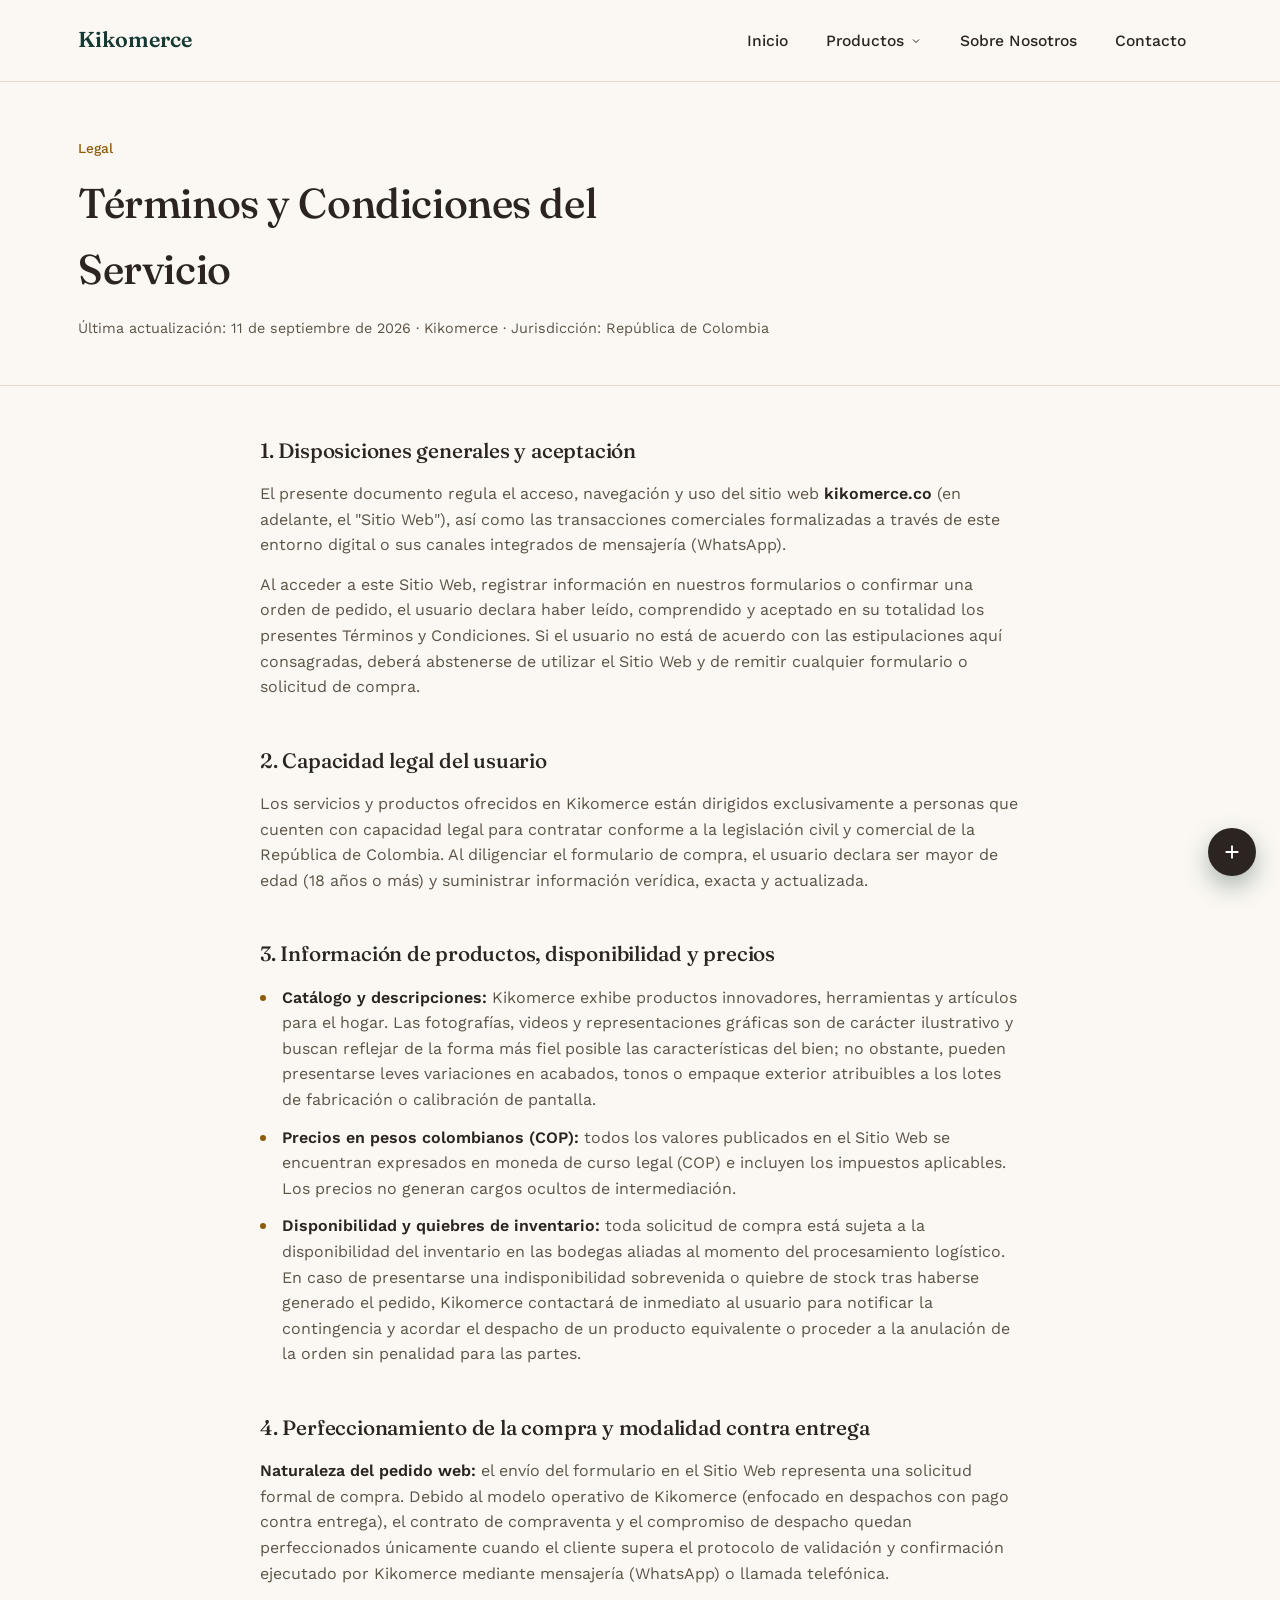
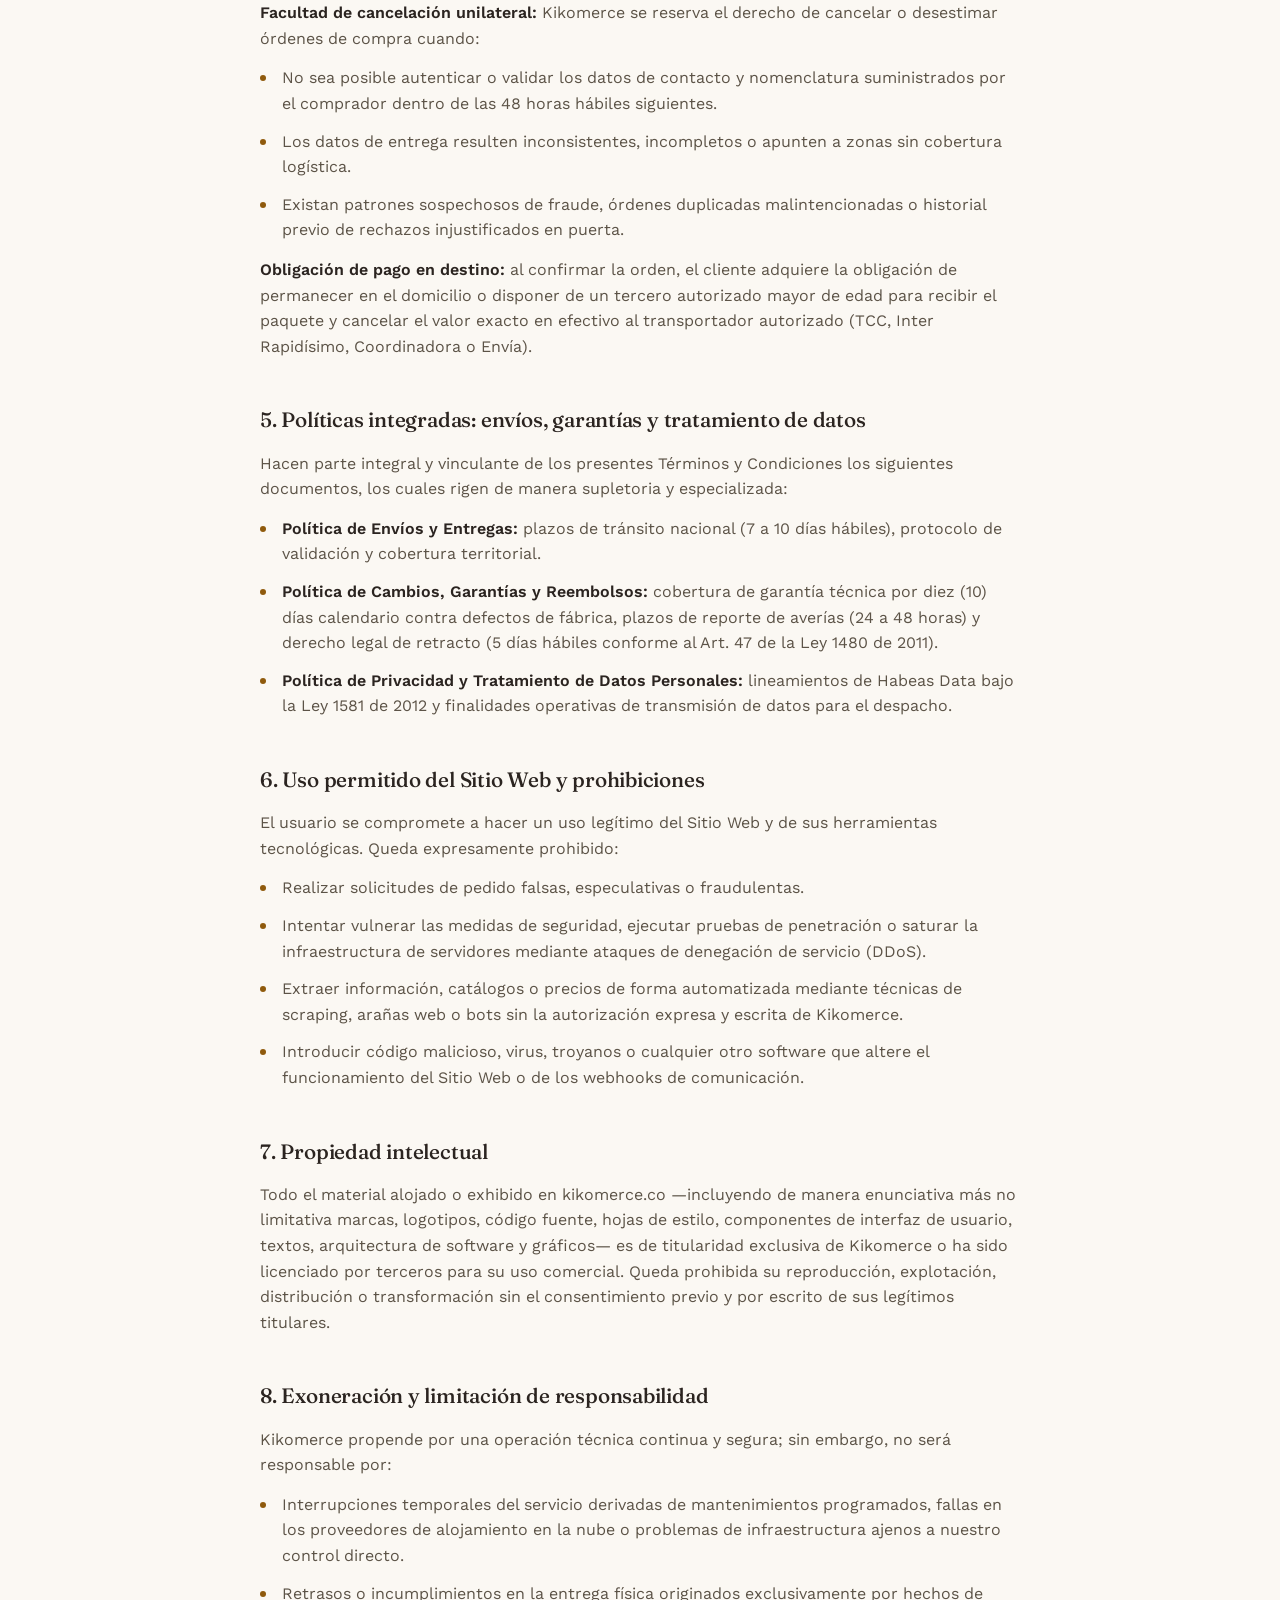
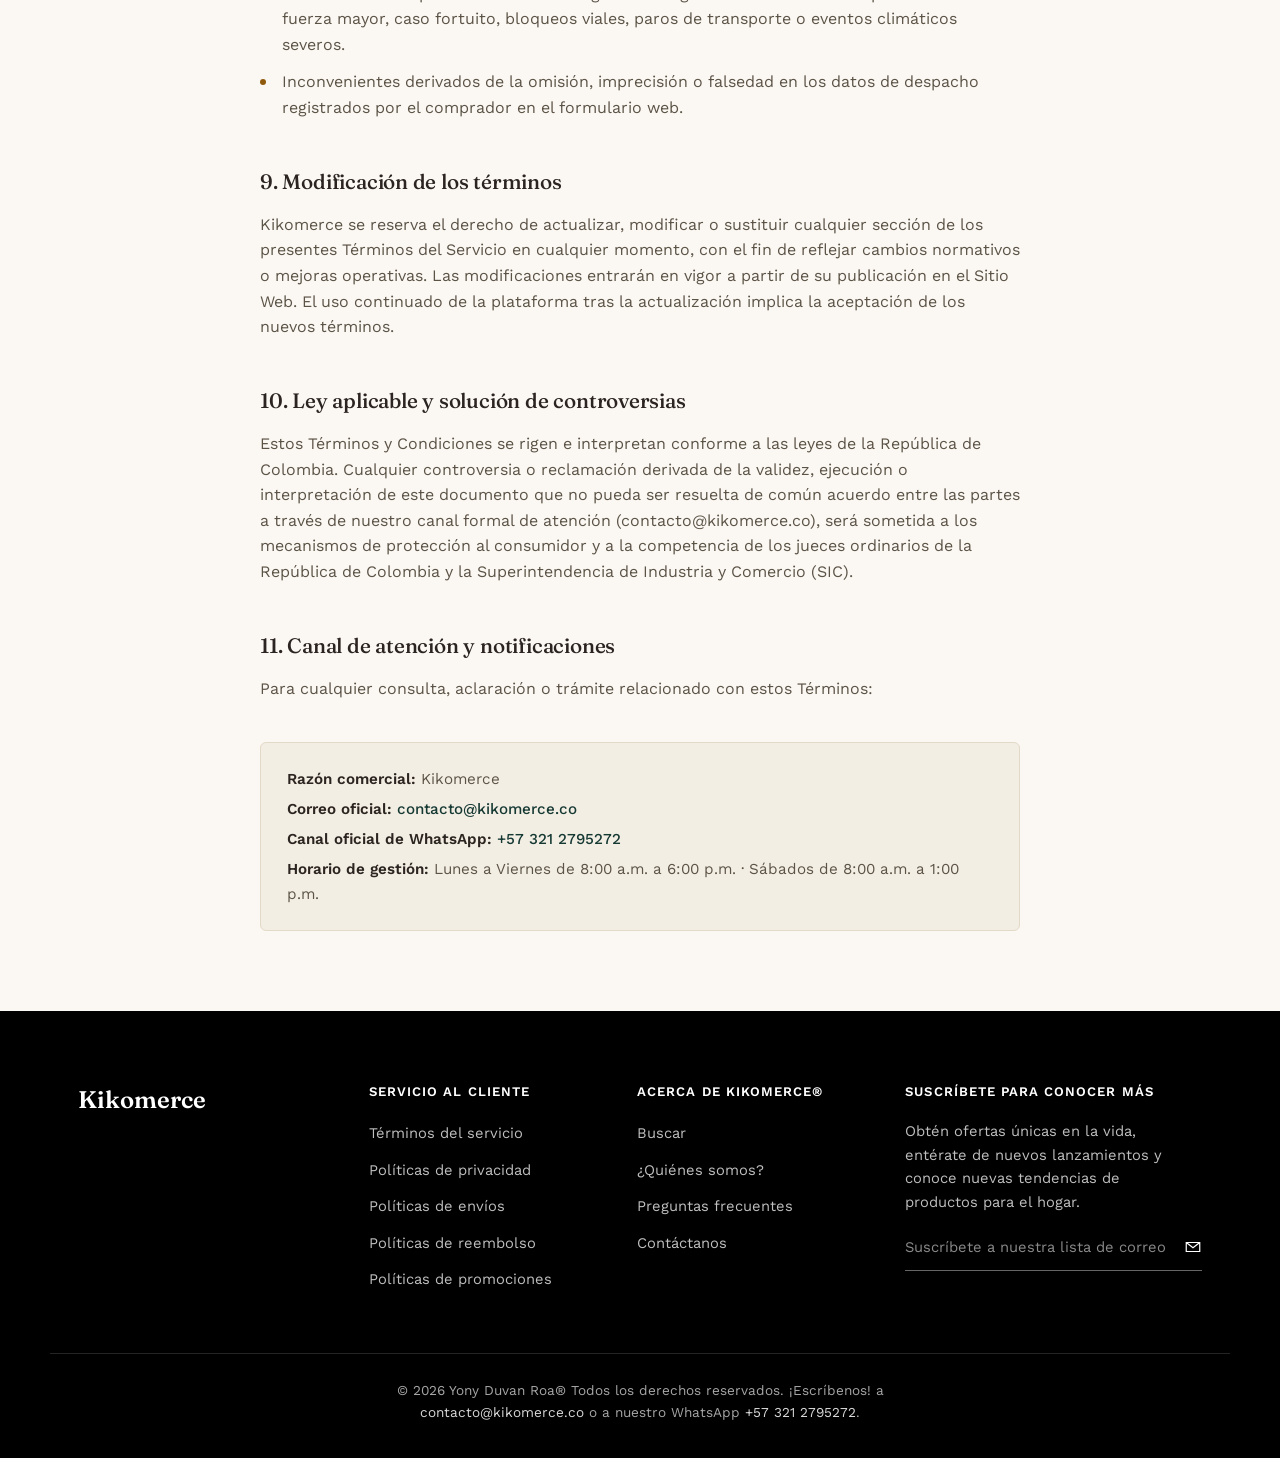
<file: terminos-del-servicio.html>
<!DOCTYPE html>
<html lang="es">
<head>
<meta charset="UTF-8">
<meta name="viewport" content="width=device-width, initial-scale=1.0">
<title>Términos del Servicio — Kikomerce</title>
<meta name="description" content="Términos y condiciones del servicio de Kikomerce: aceptación, compra contra entrega, propiedad intelectual y ley aplicable.">
<link rel="preconnect" href="https://fonts.googleapis.com">
<link rel="preconnect" href="https://fonts.gstatic.com" crossorigin>
<link href="https://fonts.googleapis.com/css2?family=Fraunces:opsz,wght@9..144,400;9..144,500;9..144,600&family=Work+Sans:wght@400;500;600&display=swap" rel="stylesheet">
<link rel="stylesheet" href="/assets/css/style.css">
</head>
<body>

  <!-- ============ HEADER ============ -->
  <header class="site-header">
    <div class="header-inner">
      <a class="logo" href="/">Kikomerce</a>

      <nav class="main-nav" id="mainNav">
        <div class="close-mobile-nav">
          <button id="closeMobileNav" aria-label="Cerrar menú">
            <svg viewBox="0 0 24 24" fill="none" stroke="currentColor" stroke-width="2"><path d="M18 6 6 18M6 6l12 12"/></svg>
          </button>
        </div>
        <ul>
          <li><a href="/">Inicio</a></li>
          <li class="has-submenu" id="productosItem">
            <button class="nav-toggle" aria-expanded="false">
              Productos
              <svg viewBox="0 0 24 24" fill="none" stroke="currentColor" stroke-width="2"><path d="m6 9 6 6 6-6"/></svg>
            </button>
            <div class="submenu">
              <div class="submenu-col">
                <h4>Para la cocina</h4>
                <a href="/catalogo.html">Organizadores de cocina</a>
                <a href="/catalogo.html">Utensilios y menaje</a>
                <a href="/catalogo.html">Almacenamiento de alimentos</a>
              </div>
              <div class="submenu-col">
                <h4>Para el hogar</h4>
                <a href="/catalogo.html">Decoración</a>
                <a href="/catalogo.html">Iluminación</a>
                <a href="/catalogo.html">Baño y aseo</a>
              </div>
              <div class="submenu-col">
                <h4>Explora más</h4>
                <a href="/catalogo.html">Organización y closets</a>
                <a href="/catalogo.html">Jardín y exterior</a>
                <a href="/catalogo.html">Ofertas de la semana</a>
              </div>
            </div>
          </li>
          <li><a href="/pages/quienes-somos.html">Sobre Nosotros</a></li>
          <li><a href="/pages/preguntas-frecuentes.html">Contacto</a></li>
        </ul>
      </nav>

      <button class="mobile-toggle" id="openMobileNav" aria-label="Abrir menú">
        <svg viewBox="0 0 24 24" fill="none" stroke="currentColor" stroke-width="2"><path d="M4 7h16M4 12h16M4 17h16"/></svg>
      </button>
    </div>
  </header>
  <section class="policy-hero">
    <div class="wrap">
      <span class="eyebrow">Legal</span>
      <h1>Términos y Condiciones del Servicio</h1>
      <p class="policy-meta">Última actualización: 11 de septiembre de 2026 · Kikomerce · Jurisdicción: República de Colombia</p>
    </div>
  </section>

  <section class="policy-body">
    <div class="wrap">
      <div class="policy-content">

        <h2>1. Disposiciones generales y aceptación</h2>
        <p>El presente documento regula el acceso, navegación y uso del sitio web <strong>kikomerce.co</strong> (en adelante, el "Sitio Web"), así como las transacciones comerciales formalizadas a través de este entorno digital o sus canales integrados de mensajería (WhatsApp).</p>
        <p>Al acceder a este Sitio Web, registrar información en nuestros formularios o confirmar una orden de pedido, el usuario declara haber leído, comprendido y aceptado en su totalidad los presentes Términos y Condiciones. Si el usuario no está de acuerdo con las estipulaciones aquí consagradas, deberá abstenerse de utilizar el Sitio Web y de remitir cualquier formulario o solicitud de compra.</p>

        <h2>2. Capacidad legal del usuario</h2>
        <p>Los servicios y productos ofrecidos en Kikomerce están dirigidos exclusivamente a personas que cuenten con capacidad legal para contratar conforme a la legislación civil y comercial de la República de Colombia. Al diligenciar el formulario de compra, el usuario declara ser mayor de edad (18 años o más) y suministrar información verídica, exacta y actualizada.</p>

        <h2>3. Información de productos, disponibilidad y precios</h2>
        <ul>
          <li><strong>Catálogo y descripciones:</strong> Kikomerce exhibe productos innovadores, herramientas y artículos para el hogar. Las fotografías, videos y representaciones gráficas son de carácter ilustrativo y buscan reflejar de la forma más fiel posible las características del bien; no obstante, pueden presentarse leves variaciones en acabados, tonos o empaque exterior atribuibles a los lotes de fabricación o calibración de pantalla.</li>
          <li><strong>Precios en pesos colombianos (COP):</strong> todos los valores publicados en el Sitio Web se encuentran expresados en moneda de curso legal (COP) e incluyen los impuestos aplicables. Los precios no generan cargos ocultos de intermediación.</li>
          <li><strong>Disponibilidad y quiebres de inventario:</strong> toda solicitud de compra está sujeta a la disponibilidad del inventario en las bodegas aliadas al momento del procesamiento logístico. En caso de presentarse una indisponibilidad sobrevenida o quiebre de stock tras haberse generado el pedido, Kikomerce contactará de inmediato al usuario para notificar la contingencia y acordar el despacho de un producto equivalente o proceder a la anulación de la orden sin penalidad para las partes.</li>
        </ul>

        <h2>4. Perfeccionamiento de la compra y modalidad contra entrega</h2>
        <p><strong>Naturaleza del pedido web:</strong> el envío del formulario en el Sitio Web representa una solicitud formal de compra. Debido al modelo operativo de Kikomerce (enfocado en despachos con pago contra entrega), el contrato de compraventa y el compromiso de despacho quedan perfeccionados únicamente cuando el cliente supera el protocolo de validación y confirmación ejecutado por Kikomerce mediante mensajería (WhatsApp) o llamada telefónica.</p>
        <p><strong>Facultad de cancelación unilateral:</strong> Kikomerce se reserva el derecho de cancelar o desestimar órdenes de compra cuando:</p>
        <ul>
          <li>No sea posible autenticar o validar los datos de contacto y nomenclatura suministrados por el comprador dentro de las 48 horas hábiles siguientes.</li>
          <li>Los datos de entrega resulten inconsistentes, incompletos o apunten a zonas sin cobertura logística.</li>
          <li>Existan patrones sospechosos de fraude, órdenes duplicadas malintencionadas o historial previo de rechazos injustificados en puerta.</li>
        </ul>
        <p><strong>Obligación de pago en destino:</strong> al confirmar la orden, el cliente adquiere la obligación de permanecer en el domicilio o disponer de un tercero autorizado mayor de edad para recibir el paquete y cancelar el valor exacto en efectivo al transportador autorizado (TCC, Inter Rapidísimo, Coordinadora o Envía).</p>

        <h2>5. Políticas integradas: envíos, garantías y tratamiento de datos</h2>
        <p>Hacen parte integral y vinculante de los presentes Términos y Condiciones los siguientes documentos, los cuales rigen de manera supletoria y especializada:</p>
        <ul>
          <li><strong>Política de Envíos y Entregas:</strong> plazos de tránsito nacional (7 a 10 días hábiles), protocolo de validación y cobertura territorial.</li>
          <li><strong>Política de Cambios, Garantías y Reembolsos:</strong> cobertura de garantía técnica por diez (10) días calendario contra defectos de fábrica, plazos de reporte de averías (24 a 48 horas) y derecho legal de retracto (5 días hábiles conforme al Art. 47 de la Ley 1480 de 2011).</li>
          <li><strong>Política de Privacidad y Tratamiento de Datos Personales:</strong> lineamientos de Habeas Data bajo la Ley 1581 de 2012 y finalidades operativas de transmisión de datos para el despacho.</li>
        </ul>

        <h2>6. Uso permitido del Sitio Web y prohibiciones</h2>
        <p>El usuario se compromete a hacer un uso legítimo del Sitio Web y de sus herramientas tecnológicas. Queda expresamente prohibido:</p>
        <ul>
          <li>Realizar solicitudes de pedido falsas, especulativas o fraudulentas.</li>
          <li>Intentar vulnerar las medidas de seguridad, ejecutar pruebas de penetración o saturar la infraestructura de servidores mediante ataques de denegación de servicio (DDoS).</li>
          <li>Extraer información, catálogos o precios de forma automatizada mediante técnicas de scraping, arañas web o bots sin la autorización expresa y escrita de Kikomerce.</li>
          <li>Introducir código malicioso, virus, troyanos o cualquier otro software que altere el funcionamiento del Sitio Web o de los webhooks de comunicación.</li>
        </ul>

        <h2>7. Propiedad intelectual</h2>
        <p>Todo el material alojado o exhibido en kikomerce.co —incluyendo de manera enunciativa más no limitativa marcas, logotipos, código fuente, hojas de estilo, componentes de interfaz de usuario, textos, arquitectura de software y gráficos— es de titularidad exclusiva de Kikomerce o ha sido licenciado por terceros para su uso comercial. Queda prohibida su reproducción, explotación, distribución o transformación sin el consentimiento previo y por escrito de sus legítimos titulares.</p>

        <h2>8. Exoneración y limitación de responsabilidad</h2>
        <p>Kikomerce propende por una operación técnica continua y segura; sin embargo, no será responsable por:</p>
        <ul>
          <li>Interrupciones temporales del servicio derivadas de mantenimientos programados, fallas en los proveedores de alojamiento en la nube o problemas de infraestructura ajenos a nuestro control directo.</li>
          <li>Retrasos o incumplimientos en la entrega física originados exclusivamente por hechos de fuerza mayor, caso fortuito, bloqueos viales, paros de transporte o eventos climáticos severos.</li>
          <li>Inconvenientes derivados de la omisión, imprecisión o falsedad en los datos de despacho registrados por el comprador en el formulario web.</li>
        </ul>

        <h2>9. Modificación de los términos</h2>
        <p>Kikomerce se reserva el derecho de actualizar, modificar o sustituir cualquier sección de los presentes Términos del Servicio en cualquier momento, con el fin de reflejar cambios normativos o mejoras operativas. Las modificaciones entrarán en vigor a partir de su publicación en el Sitio Web. El uso continuado de la plataforma tras la actualización implica la aceptación de los nuevos términos.</p>

        <h2>10. Ley aplicable y solución de controversias</h2>
        <p>Estos Términos y Condiciones se rigen e interpretan conforme a las leyes de la República de Colombia. Cualquier controversia o reclamación derivada de la validez, ejecución o interpretación de este documento que no pueda ser resuelta de común acuerdo entre las partes a través de nuestro canal formal de atención (contacto@kikomerce.co), será sometida a los mecanismos de protección al consumidor y a la competencia de los jueces ordinarios de la República de Colombia y la Superintendencia de Industria y Comercio (SIC).</p>

        <h2>11. Canal de atención y notificaciones</h2>
        <p>Para cualquier consulta, aclaración o trámite relacionado con estos Términos:</p>

        <div class="policy-contact-box">
          <p><strong>Razón comercial:</strong> Kikomerce</p>
          <p><strong>Correo oficial:</strong> <a href="mailto:contacto@kikomerce.co">contacto@kikomerce.co</a></p>
          <p><strong>Canal oficial de WhatsApp:</strong> <a href="https://wa.me/573212795272" target="_blank" rel="noopener">+57 321 2795272</a></p>
          <p><strong>Horario de gestión:</strong> Lunes a Viernes de 8:00 a.m. a 6:00 p.m. · Sábados de 8:00 a.m. a 1:00 p.m.</p>
        </div>

      </div>
    </div>
  </section>
  <!-- ============ FOOTER ============ -->
  <footer class="site-footer" id="contacto">
    <div class="wrap footer-top">

      <div class="footer-col logo-col">
        <span class="footer-logo">Kikomerce</span>
      </div>

      <div class="footer-col">
        <h3>Servicio al cliente</h3>
        <ul>
          <li><a href="/pages/terminos-del-servicio.html">Términos del servicio</a></li>
          <li><a href="/pages/politicas-de-privacidad.html">Políticas de privacidad</a></li>
          <li><a href="/pages/politicas-de-envios.html">Políticas de envíos</a></li>
          <li><a href="/pages/politicas-de-reembolso.html">Políticas de reembolso</a></li>
          <li><a href="/pages/politicas-de-promociones.html">Políticas de promociones</a></li>
        </ul>
      </div>

      <div class="footer-col">
        <h3>Acerca de Kikomerce®</h3>
        <ul>
          <li><a href="/search">Buscar</a></li>
          <li><a href="/pages/quienes-somos.html">¿Quiénes somos?</a></li>
          <li><a href="/pages/preguntas-frecuentes.html">Preguntas frecuentes</a></li>
          <li><a href="#contacto">Contáctanos</a></li>
        </ul>
      </div>

      <div class="footer-col subscribe-col">
        <h3>Suscríbete para conocer más</h3>
        <p>Obtén ofertas únicas en la vida, entérate de nuevos lanzamientos y conoce nuevas tendencias de productos para el hogar.</p>
        <form class="subscribe-form" onsubmit="return false;">
          <input type="email" placeholder="Suscríbete a nuestra lista de correo" required>
          <button type="submit" aria-label="Suscribir">
            <svg viewBox="0 0 24 24" fill="none" stroke="currentColor" stroke-width="1.6"><path d="M3 6h18v12H3zM3 6l9 7 9-7"/></svg>
          </button>
        </form>
      </div>

    </div>

    <div class="wrap footer-bottom">
      <p>© 2026 Yony Duvan Roa® Todos los derechos reservados. ¡Escríbenos! a <a href="mailto:contacto@kikomerce.co">contacto@kikomerce.co</a> o a nuestro WhatsApp <a href="https://wa.me/573212795272" target="_blank" rel="noopener">+57 321 2795272</a>.</p>
    </div>
  </footer>
  <!-- ============ SOCIAL BUBBLE ============ -->
  <div class="social-bubble" id="socialBubble">
    <div class="bubble-links">
      <a href="#" aria-label="Facebook">
        <svg viewBox="0 0 24 24" fill="currentColor"><path d="M13.5 21v-8h2.7l.4-3.1h-3.1V8c0-.9.2-1.5 1.6-1.5H16.7V3.7C16.4 3.7 15.4 3.6 14.3 3.6c-2.3 0-3.9 1.4-3.9 4V10H7.7v3.1h2.7V21h3.1Z"/></svg>
      </a>
      <a href="#" aria-label="Instagram">
        <svg viewBox="0 0 24 24" fill="none" stroke="currentColor" stroke-width="1.7"><rect x="3.5" y="3.5" width="17" height="17" rx="4.5"/><circle cx="12" cy="12" r="4"/><circle cx="17" cy="7" r="0.8" fill="currentColor" stroke="none"/></svg>
      </a>
      <a href="#" aria-label="TikTok">
        <svg viewBox="0 0 24 24" fill="currentColor"><path d="M14.5 3h2.6c.2 1.6 1.3 2.9 2.9 3.2v2.6c-1.1 0-2.1-.3-3-.9v6.4a5.3 5.3 0 1 1-5.3-5.3c.3 0 .5 0 .8.1v2.7a2.6 2.6 0 1 0 1.8 2.5V3Z"/></svg>
      </a>
    </div>
    <button class="bubble-toggle" id="bubbleToggle" aria-label="Redes sociales">
      <svg viewBox="0 0 24 24" fill="none" stroke="currentColor" stroke-width="2"><path d="M12 5v14M5 12h14"/></svg>
    </button>
  </div>

  <script src="/data/productos.js"></script>
  <script src="/assets/js/main.js"></script>

</body>
</html>
</file>
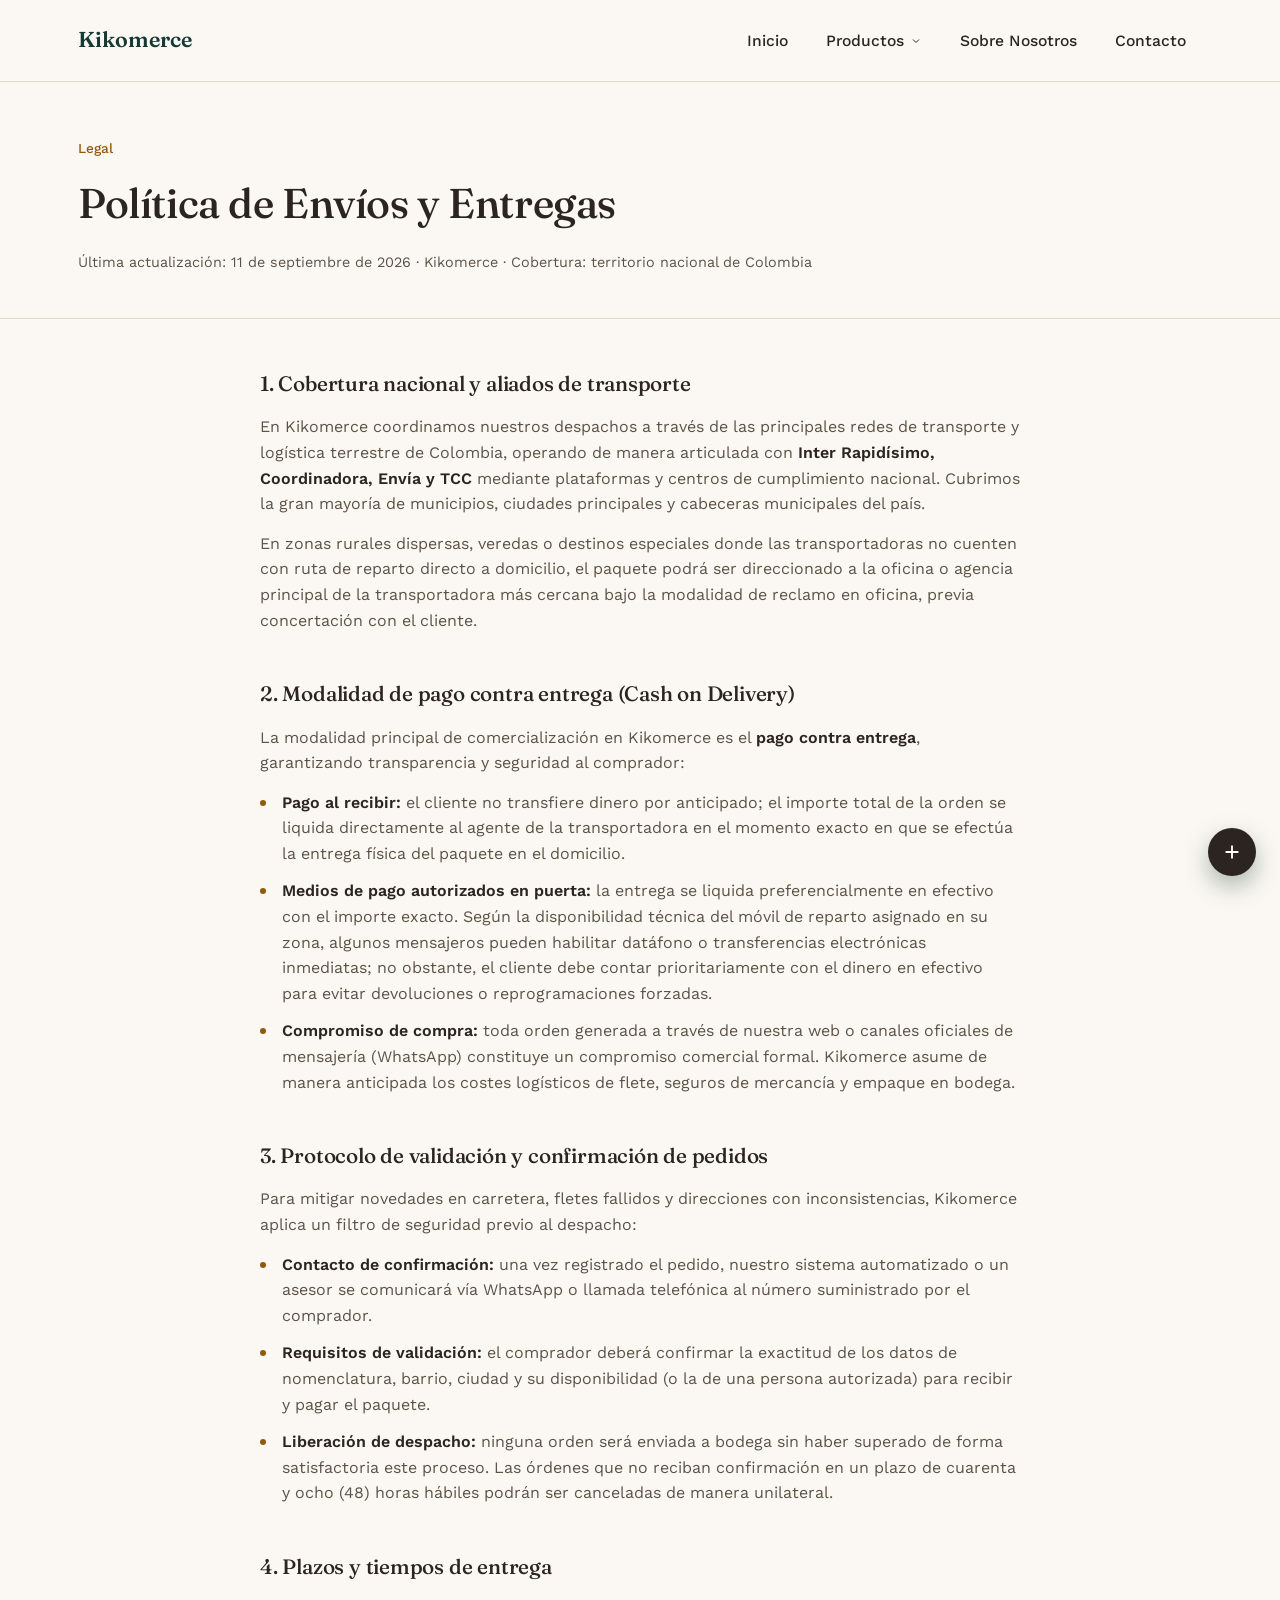
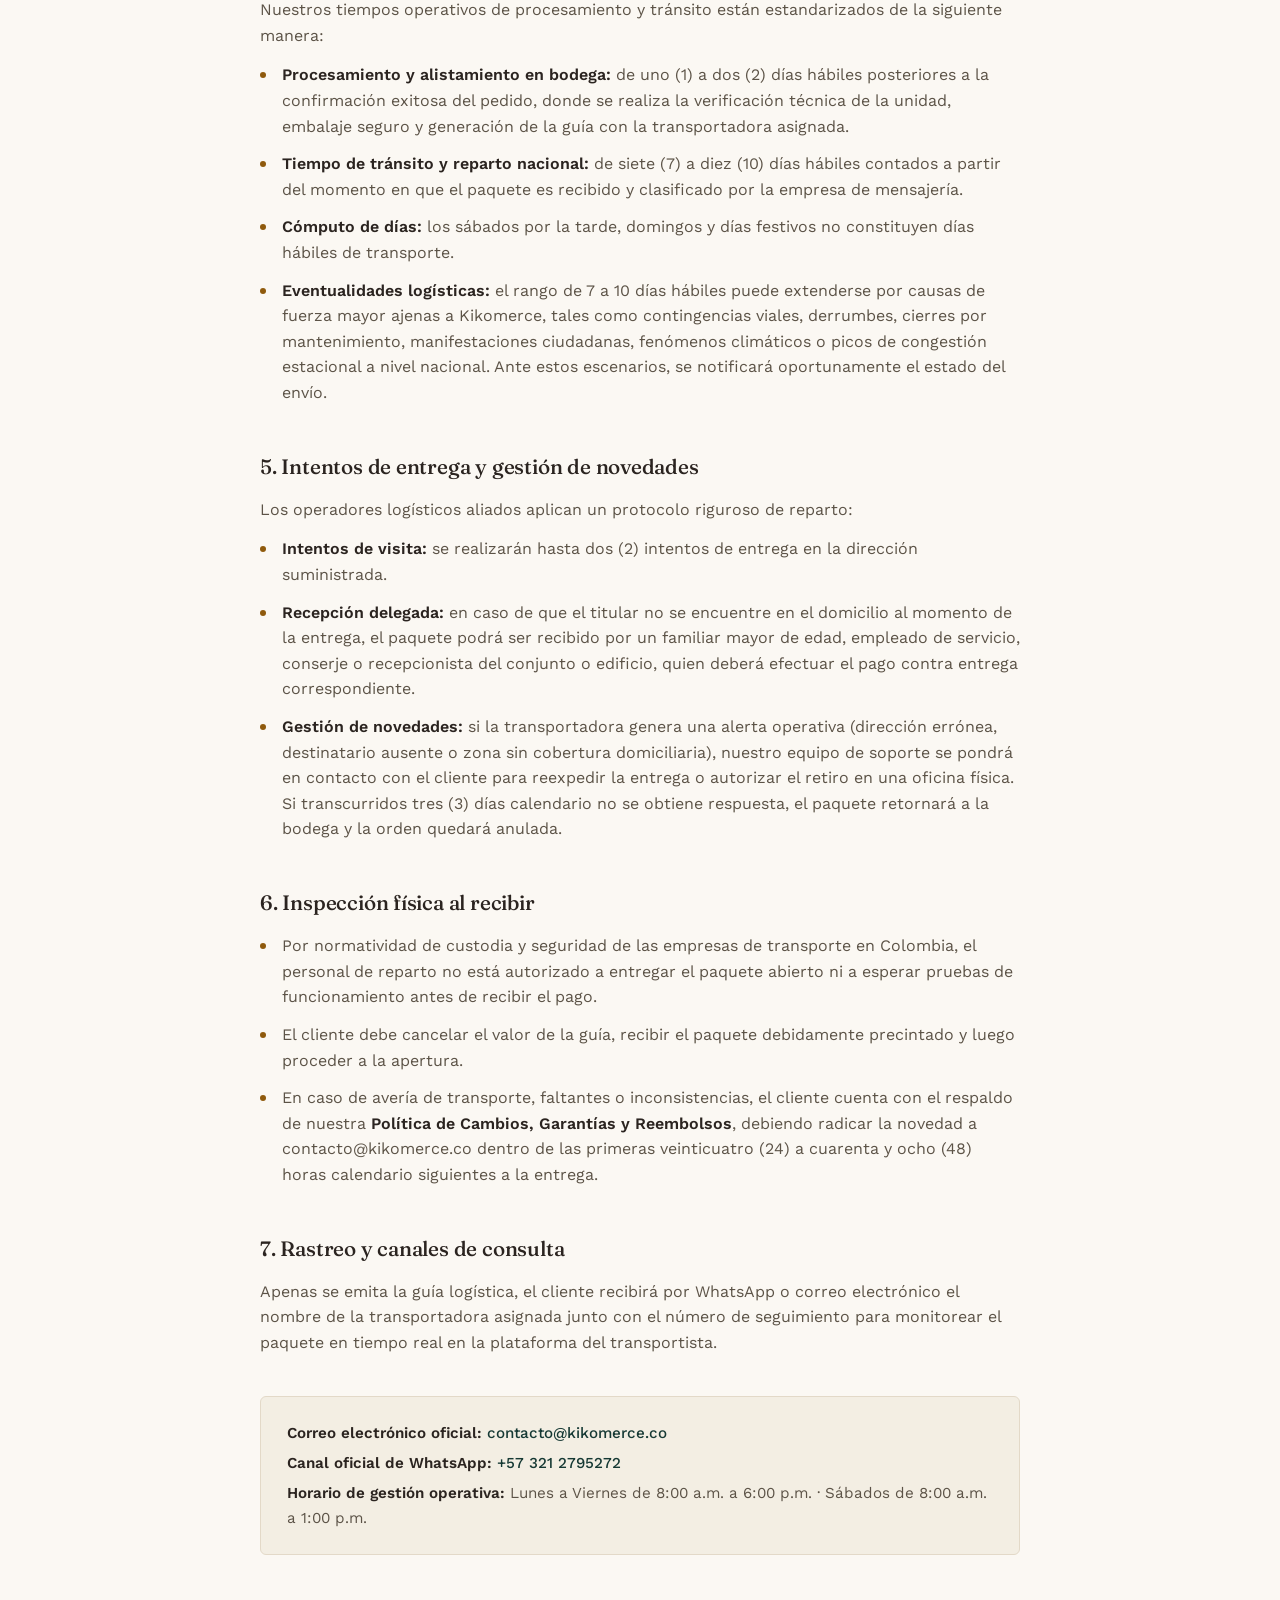
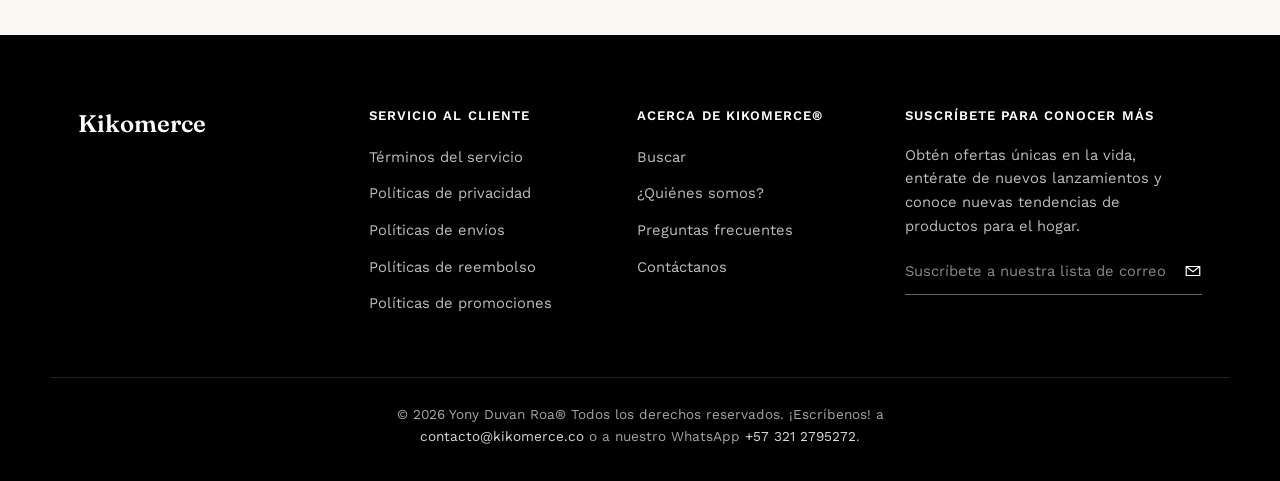
<file: pages/politicas-de-envios.html>
<!DOCTYPE html>
<html lang="es">
<head>
<meta charset="UTF-8">
<meta name="viewport" content="width=device-width, initial-scale=1.0">
<title>Políticas de Envíos — Kikomerce</title>
<meta name="description" content="Política de envíos y entregas de Kikomerce: cobertura, pago contra entrega, tiempos y gestión de novedades.">
<link rel="preconnect" href="https://fonts.googleapis.com">
<link rel="preconnect" href="https://fonts.gstatic.com" crossorigin>
<link href="https://fonts.googleapis.com/css2?family=Fraunces:opsz,wght@9..144,400;9..144,500;9..144,600&family=Work+Sans:wght@400;500;600&display=swap" rel="stylesheet">
<link rel="stylesheet" href="/assets/css/style.css">
</head>
<body>

  <!-- ============ HEADER ============ -->
  <header class="site-header">
    <div class="header-inner">
      <a class="logo" href="/">Kikomerce</a>

      <nav class="main-nav" id="mainNav">
        <div class="close-mobile-nav">
          <button id="closeMobileNav" aria-label="Cerrar menú">
            <svg viewBox="0 0 24 24" fill="none" stroke="currentColor" stroke-width="2"><path d="M18 6 6 18M6 6l12 12"/></svg>
          </button>
        </div>
        <ul>
          <li><a href="/">Inicio</a></li>
          <li class="has-submenu" id="productosItem">
            <button class="nav-toggle" aria-expanded="false">
              Productos
              <svg viewBox="0 0 24 24" fill="none" stroke="currentColor" stroke-width="2"><path d="m6 9 6 6 6-6"/></svg>
            </button>
            <div class="submenu">
              <div class="submenu-col">
                <h4>Categorías</h4>
                <a href="/catalogo.html">Hogar</a>
                <a href="/catalogo.html">Belleza</a>
              </div>
              <div class="submenu-col">
                <h4>&nbsp;</h4>
                <a href="/catalogo.html">Herramientas</a>
                <a href="/catalogo.html">Moda</a>
              </div>
              <div class="submenu-col">
                <h4>Explora más</h4>
                <a href="/catalogo.html">Ver catálogo completo</a>
              </div>
            </div>
          </li>
          <li><a href="/pages/quienes-somos.html">Sobre Nosotros</a></li>
          <li><a href="/pages/preguntas-frecuentes.html">Contacto</a></li>
        </ul>
      </nav>

      <button class="mobile-toggle" id="openMobileNav" aria-label="Abrir menú">
        <svg viewBox="0 0 24 24" fill="none" stroke="currentColor" stroke-width="2"><path d="M4 7h16M4 12h16M4 17h16"/></svg>
      </button>
    </div>
  </header>
  <section class="policy-hero">
    <div class="wrap">
      <span class="eyebrow">Legal</span>
      <h1>Política de Envíos y Entregas</h1>
      <p class="policy-meta">Última actualización: 11 de septiembre de 2026 · Kikomerce · Cobertura: territorio nacional de Colombia</p>
    </div>
  </section>

  <section class="policy-body">
    <div class="wrap">
      <div class="policy-content">

        <h2>1. Cobertura nacional y aliados de transporte</h2>
        <p>En Kikomerce coordinamos nuestros despachos a través de las principales redes de transporte y logística terrestre de Colombia, operando de manera articulada con <strong>Inter Rapidísimo, Coordinadora, Envía y TCC</strong> mediante plataformas y centros de cumplimiento nacional. Cubrimos la gran mayoría de municipios, ciudades principales y cabeceras municipales del país.</p>
        <p>En zonas rurales dispersas, veredas o destinos especiales donde las transportadoras no cuenten con ruta de reparto directo a domicilio, el paquete podrá ser direccionado a la oficina o agencia principal de la transportadora más cercana bajo la modalidad de reclamo en oficina, previa concertación con el cliente.</p>

        <h2>2. Modalidad de pago contra entrega (Cash on Delivery)</h2>
        <p>La modalidad principal de comercialización en Kikomerce es el <strong>pago contra entrega</strong>, garantizando transparencia y seguridad al comprador:</p>
        <ul>
          <li><strong>Pago al recibir:</strong> el cliente no transfiere dinero por anticipado; el importe total de la orden se liquida directamente al agente de la transportadora en el momento exacto en que se efectúa la entrega física del paquete en el domicilio.</li>
          <li><strong>Medios de pago autorizados en puerta:</strong> la entrega se liquida preferencialmente en efectivo con el importe exacto. Según la disponibilidad técnica del móvil de reparto asignado en su zona, algunos mensajeros pueden habilitar datáfono o transferencias electrónicas inmediatas; no obstante, el cliente debe contar prioritariamente con el dinero en efectivo para evitar devoluciones o reprogramaciones forzadas.</li>
          <li><strong>Compromiso de compra:</strong> toda orden generada a través de nuestra web o canales oficiales de mensajería (WhatsApp) constituye un compromiso comercial formal. Kikomerce asume de manera anticipada los costes logísticos de flete, seguros de mercancía y empaque en bodega.</li>
        </ul>

        <h2>3. Protocolo de validación y confirmación de pedidos</h2>
        <p>Para mitigar novedades en carretera, fletes fallidos y direcciones con inconsistencias, Kikomerce aplica un filtro de seguridad previo al despacho:</p>
        <ul>
          <li><strong>Contacto de confirmación:</strong> una vez registrado el pedido, nuestro sistema automatizado o un asesor se comunicará vía WhatsApp o llamada telefónica al número suministrado por el comprador.</li>
          <li><strong>Requisitos de validación:</strong> el comprador deberá confirmar la exactitud de los datos de nomenclatura, barrio, ciudad y su disponibilidad (o la de una persona autorizada) para recibir y pagar el paquete.</li>
          <li><strong>Liberación de despacho:</strong> ninguna orden será enviada a bodega sin haber superado de forma satisfactoria este proceso. Las órdenes que no reciban confirmación en un plazo de cuarenta y ocho (48) horas hábiles podrán ser canceladas de manera unilateral.</li>
        </ul>

        <h2>4. Plazos y tiempos de entrega</h2>
        <p>Nuestros tiempos operativos de procesamiento y tránsito están estandarizados de la siguiente manera:</p>
        <ul>
          <li><strong>Procesamiento y alistamiento en bodega:</strong> de uno (1) a dos (2) días hábiles posteriores a la confirmación exitosa del pedido, donde se realiza la verificación técnica de la unidad, embalaje seguro y generación de la guía con la transportadora asignada.</li>
          <li><strong>Tiempo de tránsito y reparto nacional:</strong> de siete (7) a diez (10) días hábiles contados a partir del momento en que el paquete es recibido y clasificado por la empresa de mensajería.</li>
          <li><strong>Cómputo de días:</strong> los sábados por la tarde, domingos y días festivos no constituyen días hábiles de transporte.</li>
          <li><strong>Eventualidades logísticas:</strong> el rango de 7 a 10 días hábiles puede extenderse por causas de fuerza mayor ajenas a Kikomerce, tales como contingencias viales, derrumbes, cierres por mantenimiento, manifestaciones ciudadanas, fenómenos climáticos o picos de congestión estacional a nivel nacional. Ante estos escenarios, se notificará oportunamente el estado del envío.</li>
        </ul>

        <h2>5. Intentos de entrega y gestión de novedades</h2>
        <p>Los operadores logísticos aliados aplican un protocolo riguroso de reparto:</p>
        <ul>
          <li><strong>Intentos de visita:</strong> se realizarán hasta dos (2) intentos de entrega en la dirección suministrada.</li>
          <li><strong>Recepción delegada:</strong> en caso de que el titular no se encuentre en el domicilio al momento de la entrega, el paquete podrá ser recibido por un familiar mayor de edad, empleado de servicio, conserje o recepcionista del conjunto o edificio, quien deberá efectuar el pago contra entrega correspondiente.</li>
          <li><strong>Gestión de novedades:</strong> si la transportadora genera una alerta operativa (dirección errónea, destinatario ausente o zona sin cobertura domiciliaria), nuestro equipo de soporte se pondrá en contacto con el cliente para reexpedir la entrega o autorizar el retiro en una oficina física. Si transcurridos tres (3) días calendario no se obtiene respuesta, el paquete retornará a la bodega y la orden quedará anulada.</li>
        </ul>

        <h2>6. Inspección física al recibir</h2>
        <ul>
          <li>Por normatividad de custodia y seguridad de las empresas de transporte en Colombia, el personal de reparto no está autorizado a entregar el paquete abierto ni a esperar pruebas de funcionamiento antes de recibir el pago.</li>
          <li>El cliente debe cancelar el valor de la guía, recibir el paquete debidamente precintado y luego proceder a la apertura.</li>
          <li>En caso de avería de transporte, faltantes o inconsistencias, el cliente cuenta con el respaldo de nuestra <strong>Política de Cambios, Garantías y Reembolsos</strong>, debiendo radicar la novedad a contacto@kikomerce.co dentro de las primeras veinticuatro (24) a cuarenta y ocho (48) horas calendario siguientes a la entrega.</li>
        </ul>

        <h2>7. Rastreo y canales de consulta</h2>
        <p>Apenas se emita la guía logística, el cliente recibirá por WhatsApp o correo electrónico el nombre de la transportadora asignada junto con el número de seguimiento para monitorear el paquete en tiempo real en la plataforma del transportista.</p>

        <div class="policy-contact-box">
          <p><strong>Correo electrónico oficial:</strong> <a href="mailto:contacto@kikomerce.co">contacto@kikomerce.co</a></p>
          <p><strong>Canal oficial de WhatsApp:</strong> <a href="https://wa.me/573212795272" target="_blank" rel="noopener">+57 321 2795272</a></p>
          <p><strong>Horario de gestión operativa:</strong> Lunes a Viernes de 8:00 a.m. a 6:00 p.m. · Sábados de 8:00 a.m. a 1:00 p.m.</p>
        </div>

      </div>
    </div>
  </section>
  <!-- ============ FOOTER ============ -->
  <footer class="site-footer" id="contacto">
    <div class="wrap footer-top">

      <div class="footer-col logo-col">
        <span class="footer-logo">Kikomerce</span>
      </div>

      <div class="footer-col">
        <h3>Servicio al cliente</h3>
        <ul>
          <li><a href="/pages/terminos-del-servicio.html">Términos del servicio</a></li>
          <li><a href="/pages/politicas-de-privacidad.html">Políticas de privacidad</a></li>
          <li><a href="/pages/politicas-de-envios.html">Políticas de envíos</a></li>
          <li><a href="/pages/politicas-de-reembolso.html">Políticas de reembolso</a></li>
          <li><a href="/pages/politicas-de-promociones.html">Políticas de promociones</a></li>
        </ul>
      </div>

      <div class="footer-col">
        <h3>Acerca de Kikomerce®</h3>
        <ul>
          <li><a href="/search">Buscar</a></li>
          <li><a href="/pages/quienes-somos.html">¿Quiénes somos?</a></li>
          <li><a href="/pages/preguntas-frecuentes.html">Preguntas frecuentes</a></li>
          <li><a href="#contacto">Contáctanos</a></li>
        </ul>
      </div>

      <div class="footer-col subscribe-col">
        <h3>Suscríbete para conocer más</h3>
        <p>Obtén ofertas únicas en la vida, entérate de nuevos lanzamientos y conoce nuevas tendencias de productos para el hogar.</p>
        <form class="subscribe-form" onsubmit="return false;">
          <input type="email" placeholder="Suscríbete a nuestra lista de correo" required>
          <button type="submit" aria-label="Suscribir">
            <svg viewBox="0 0 24 24" fill="none" stroke="currentColor" stroke-width="1.6"><path d="M3 6h18v12H3zM3 6l9 7 9-7"/></svg>
          </button>
        </form>
      </div>

    </div>

    <div class="wrap footer-bottom">
      <p>© 2026 Yony Duvan Roa® Todos los derechos reservados. ¡Escríbenos! a <a href="mailto:contacto@kikomerce.co">contacto@kikomerce.co</a> o a nuestro WhatsApp <a href="https://wa.me/573212795272" target="_blank" rel="noopener">+57 321 2795272</a>.</p>
    </div>
  </footer>
  <!-- ============ SOCIAL BUBBLE ============ -->
  <div class="social-bubble" id="socialBubble">
    <div class="bubble-links">
      <a href="#" aria-label="Facebook">
        <svg viewBox="0 0 24 24" fill="currentColor"><path d="M13.5 21v-8h2.7l.4-3.1h-3.1V8c0-.9.2-1.5 1.6-1.5H16.7V3.7C16.4 3.7 15.4 3.6 14.3 3.6c-2.3 0-3.9 1.4-3.9 4V10H7.7v3.1h2.7V21h3.1Z"/></svg>
      </a>
      <a href="#" aria-label="Instagram">
        <svg viewBox="0 0 24 24" fill="none" stroke="currentColor" stroke-width="1.7"><rect x="3.5" y="3.5" width="17" height="17" rx="4.5"/><circle cx="12" cy="12" r="4"/><circle cx="17" cy="7" r="0.8" fill="currentColor" stroke="none"/></svg>
      </a>
      <a href="#" aria-label="TikTok">
        <svg viewBox="0 0 24 24" fill="currentColor"><path d="M14.5 3h2.6c.2 1.6 1.3 2.9 2.9 3.2v2.6c-1.1 0-2.1-.3-3-.9v6.4a5.3 5.3 0 1 1-5.3-5.3c.3 0 .5 0 .8.1v2.7a2.6 2.6 0 1 0 1.8 2.5V3Z"/></svg>
      </a>
    </div>
    <button class="bubble-toggle" id="bubbleToggle" aria-label="Redes sociales">
      <svg viewBox="0 0 24 24" fill="none" stroke="currentColor" stroke-width="2"><path d="M12 5v14M5 12h14"/></svg>
    </button>
  </div>

  <script src="/data/productos.js"></script>
  <script src="/assets/js/main.js"></script>

</body>
</html>
</file>
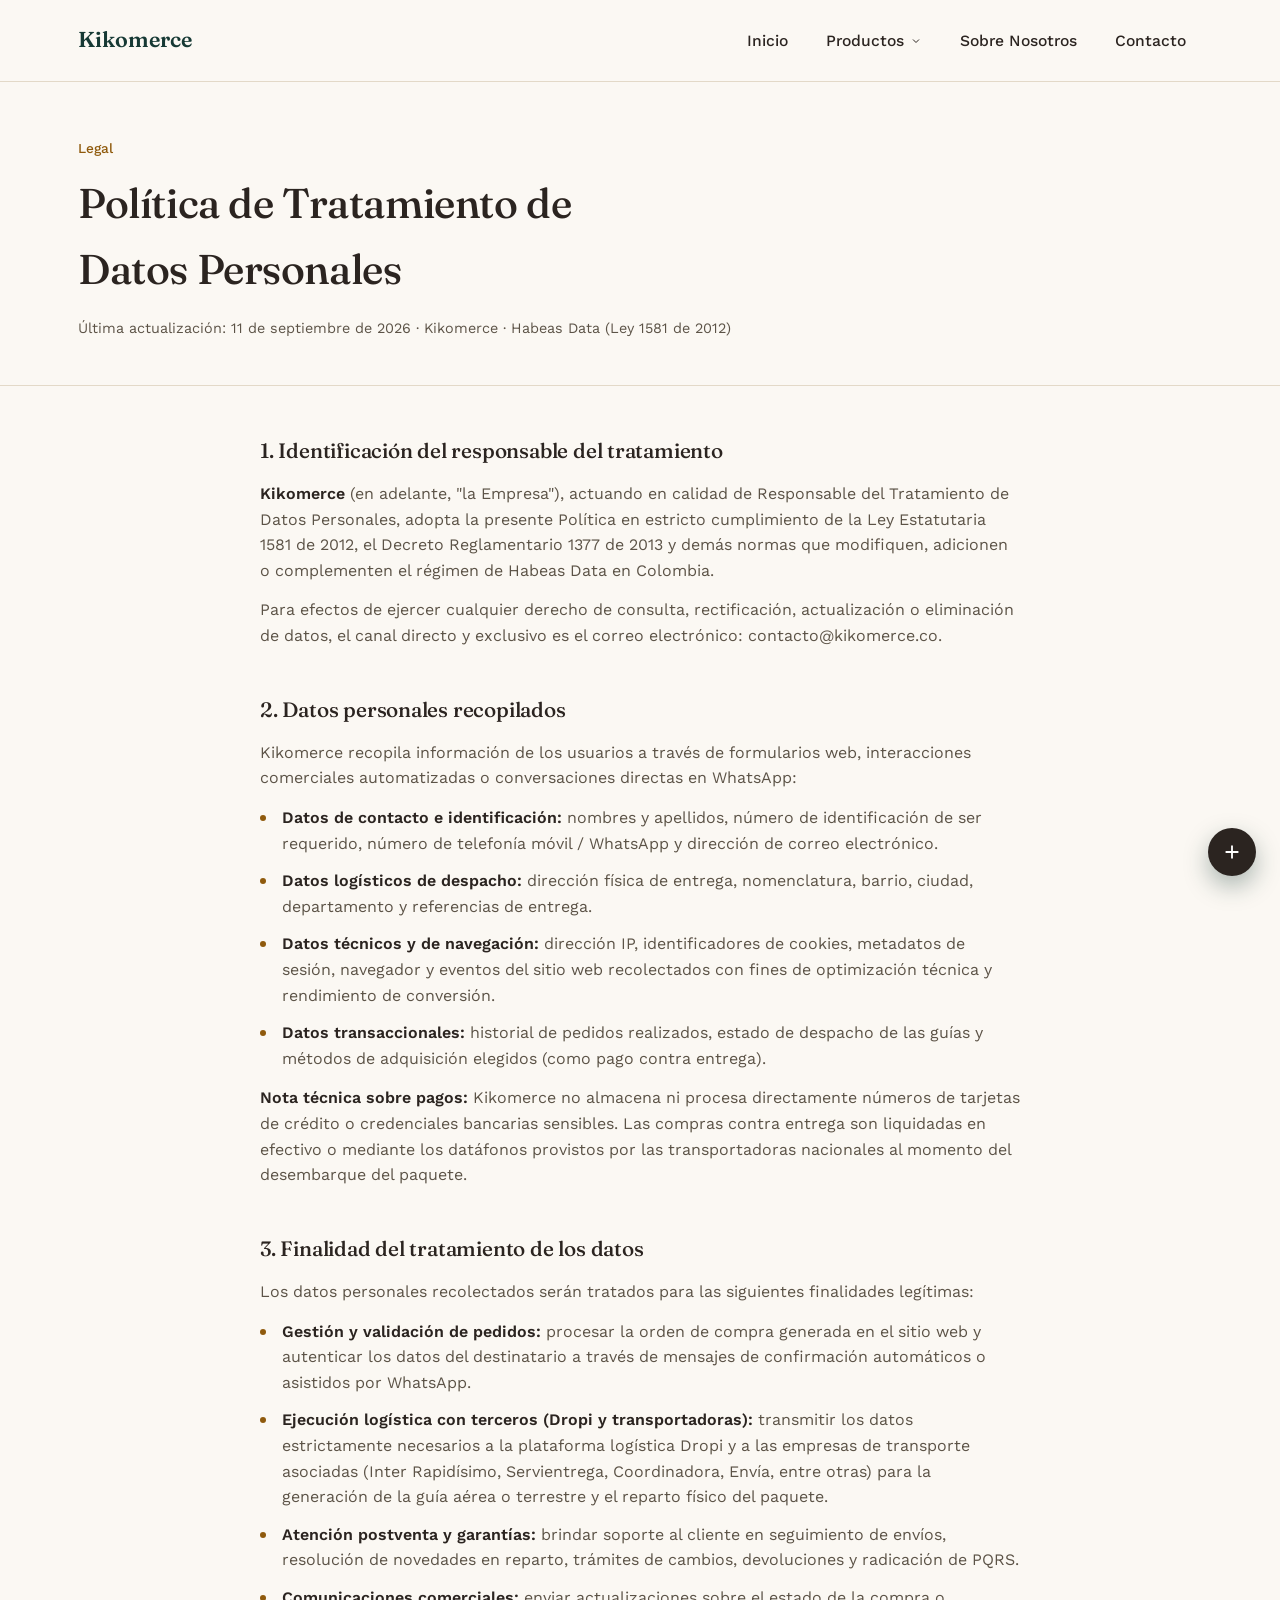
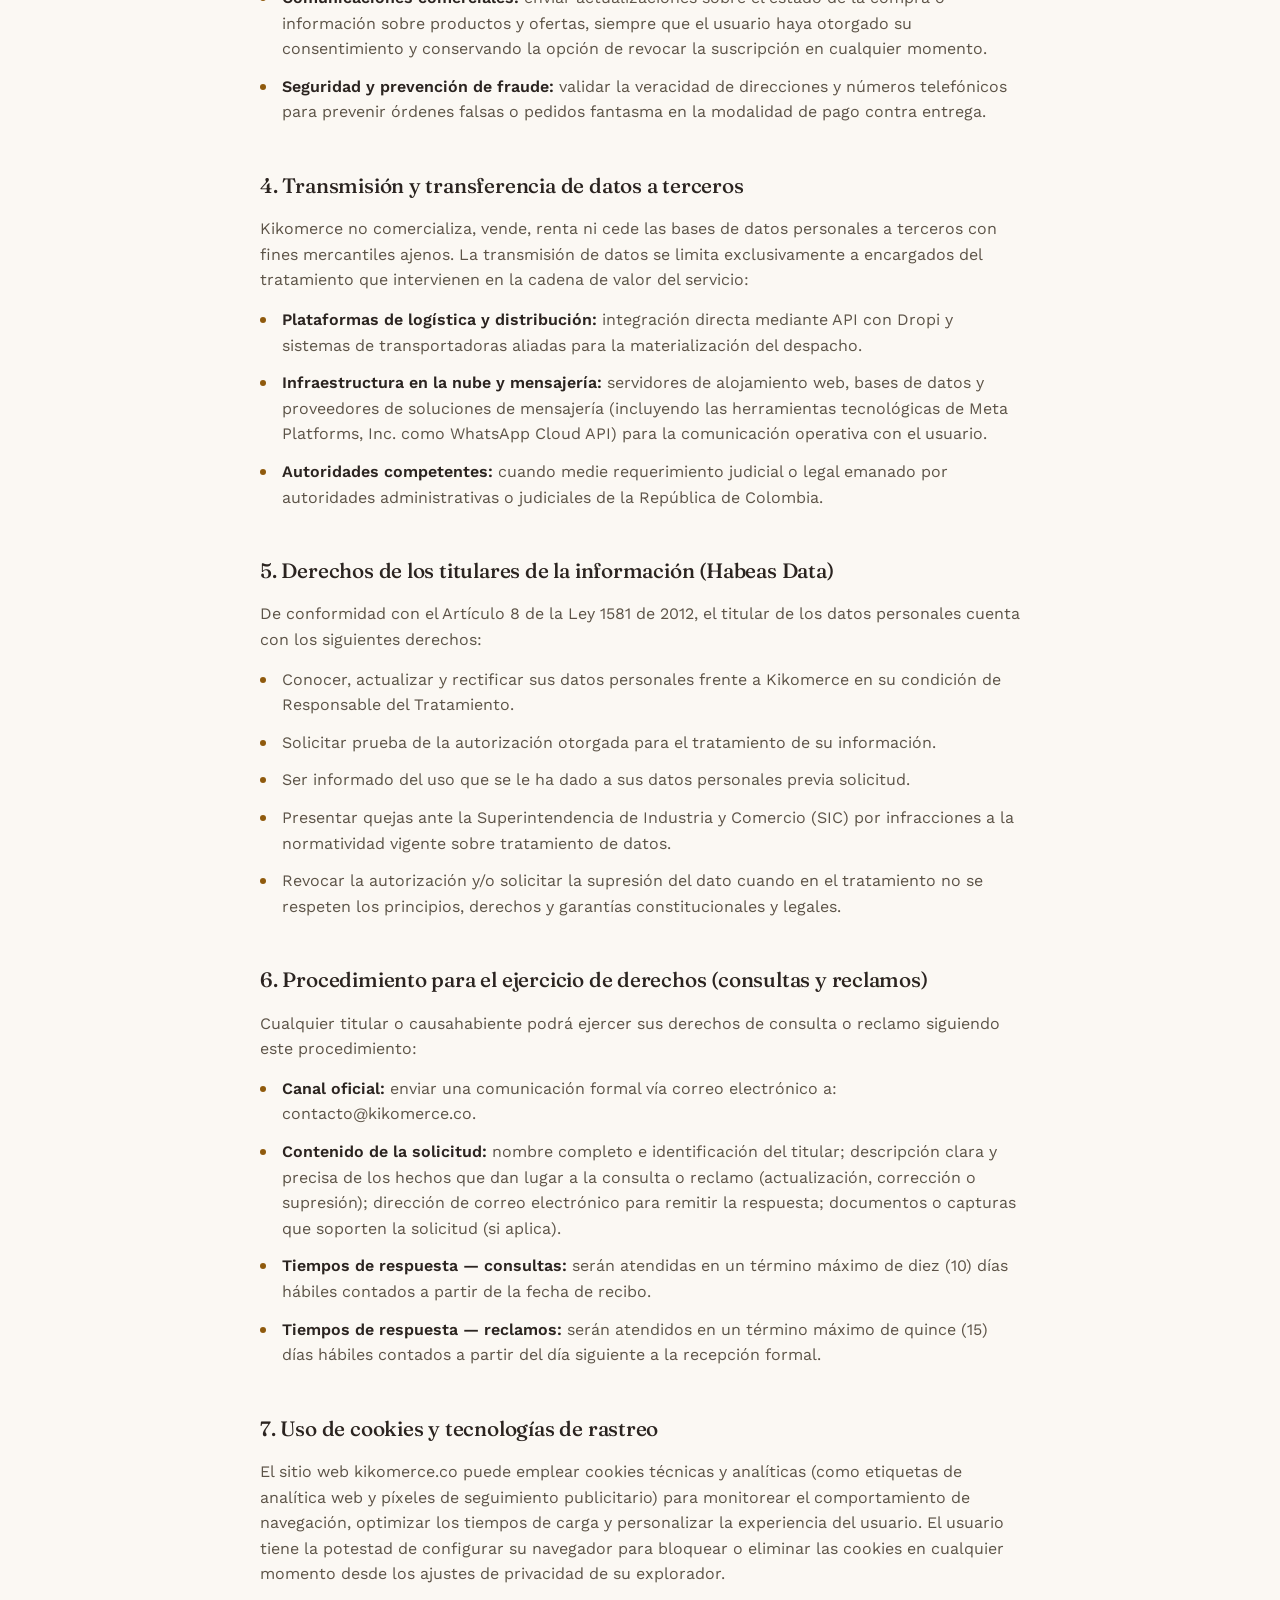
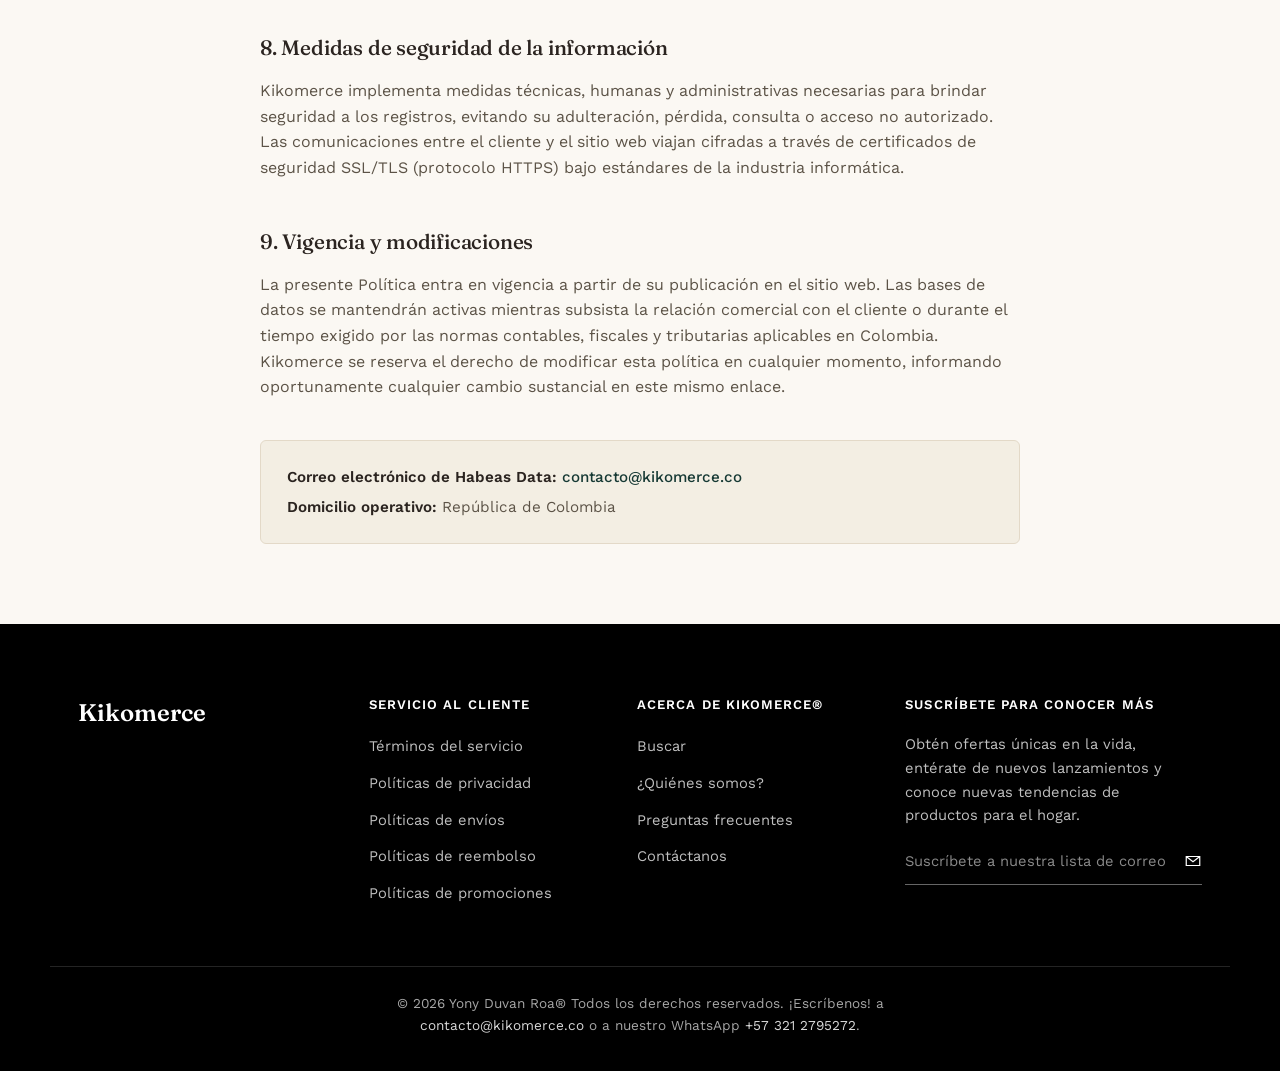
<file: pages/politicas-de-privacidad.html>
<!DOCTYPE html>
<html lang="es">
<head>
<meta charset="UTF-8">
<meta name="viewport" content="width=device-width, initial-scale=1.0">
<title>Políticas de Privacidad — Kikomerce</title>
<meta name="description" content="Política de tratamiento y protección de datos personales de Kikomerce: Habeas Data, finalidades del tratamiento y derechos del titular.">
<link rel="preconnect" href="https://fonts.googleapis.com">
<link rel="preconnect" href="https://fonts.gstatic.com" crossorigin>
<link href="https://fonts.googleapis.com/css2?family=Fraunces:opsz,wght@9..144,400;9..144,500;9..144,600&family=Work+Sans:wght@400;500;600&display=swap" rel="stylesheet">
<link rel="stylesheet" href="/assets/css/style.css">
</head>
<body>

  <!-- ============ HEADER ============ -->
  <header class="site-header">
    <div class="header-inner">
      <a class="logo" href="/">Kikomerce</a>

      <nav class="main-nav" id="mainNav">
        <div class="close-mobile-nav">
          <button id="closeMobileNav" aria-label="Cerrar menú">
            <svg viewBox="0 0 24 24" fill="none" stroke="currentColor" stroke-width="2"><path d="M18 6 6 18M6 6l12 12"/></svg>
          </button>
        </div>
        <ul>
          <li><a href="/">Inicio</a></li>
          <li class="has-submenu" id="productosItem">
            <button class="nav-toggle" aria-expanded="false">
              Productos
              <svg viewBox="0 0 24 24" fill="none" stroke="currentColor" stroke-width="2"><path d="m6 9 6 6 6-6"/></svg>
            </button>
            <div class="submenu">
              <div class="submenu-col">
                <h4>Categorías</h4>
                <a href="/catalogo.html">Hogar</a>
                <a href="/catalogo.html">Belleza</a>
              </div>
              <div class="submenu-col">
                <h4>&nbsp;</h4>
                <a href="/catalogo.html">Herramientas</a>
                <a href="/catalogo.html">Moda</a>
              </div>
              <div class="submenu-col">
                <h4>Explora más</h4>
                <a href="/catalogo.html">Ver catálogo completo</a>
              </div>
            </div>
          </li>
          <li><a href="/pages/quienes-somos.html">Sobre Nosotros</a></li>
          <li><a href="/pages/preguntas-frecuentes.html">Contacto</a></li>
        </ul>
      </nav>

      <button class="mobile-toggle" id="openMobileNav" aria-label="Abrir menú">
        <svg viewBox="0 0 24 24" fill="none" stroke="currentColor" stroke-width="2"><path d="M4 7h16M4 12h16M4 17h16"/></svg>
      </button>
    </div>
  </header>
  <section class="policy-hero">
    <div class="wrap">
      <span class="eyebrow">Legal</span>
      <h1>Política de Tratamiento de Datos Personales</h1>
      <p class="policy-meta">Última actualización: 11 de septiembre de 2026 · Kikomerce · Habeas Data (Ley 1581 de 2012)</p>
    </div>
  </section>

  <section class="policy-body">
    <div class="wrap">
      <div class="policy-content">

        <h2>1. Identificación del responsable del tratamiento</h2>
        <p><strong>Kikomerce</strong> (en adelante, "la Empresa"), actuando en calidad de Responsable del Tratamiento de Datos Personales, adopta la presente Política en estricto cumplimiento de la Ley Estatutaria 1581 de 2012, el Decreto Reglamentario 1377 de 2013 y demás normas que modifiquen, adicionen o complementen el régimen de Habeas Data en Colombia.</p>
        <p>Para efectos de ejercer cualquier derecho de consulta, rectificación, actualización o eliminación de datos, el canal directo y exclusivo es el correo electrónico: <a href="mailto:contacto@kikomerce.co">contacto@kikomerce.co</a>.</p>

        <h2>2. Datos personales recopilados</h2>
        <p>Kikomerce recopila información de los usuarios a través de formularios web, interacciones comerciales automatizadas o conversaciones directas en WhatsApp:</p>
        <ul>
          <li><strong>Datos de contacto e identificación:</strong> nombres y apellidos, número de identificación de ser requerido, número de telefonía móvil / WhatsApp y dirección de correo electrónico.</li>
          <li><strong>Datos logísticos de despacho:</strong> dirección física de entrega, nomenclatura, barrio, ciudad, departamento y referencias de entrega.</li>
          <li><strong>Datos técnicos y de navegación:</strong> dirección IP, identificadores de cookies, metadatos de sesión, navegador y eventos del sitio web recolectados con fines de optimización técnica y rendimiento de conversión.</li>
          <li><strong>Datos transaccionales:</strong> historial de pedidos realizados, estado de despacho de las guías y métodos de adquisición elegidos (como pago contra entrega).</li>
        </ul>
        <p><strong>Nota técnica sobre pagos:</strong> Kikomerce no almacena ni procesa directamente números de tarjetas de crédito o credenciales bancarias sensibles. Las compras contra entrega son liquidadas en efectivo o mediante los datáfonos provistos por las transportadoras nacionales al momento del desembarque del paquete.</p>

        <h2>3. Finalidad del tratamiento de los datos</h2>
        <p>Los datos personales recolectados serán tratados para las siguientes finalidades legítimas:</p>
        <ul>
          <li><strong>Gestión y validación de pedidos:</strong> procesar la orden de compra generada en el sitio web y autenticar los datos del destinatario a través de mensajes de confirmación automáticos o asistidos por WhatsApp.</li>
          <li><strong>Ejecución logística con terceros (Dropi y transportadoras):</strong> transmitir los datos estrictamente necesarios a la plataforma logística Dropi y a las empresas de transporte asociadas (Inter Rapidísimo, Servientrega, Coordinadora, Envía, entre otras) para la generación de la guía aérea o terrestre y el reparto físico del paquete.</li>
          <li><strong>Atención postventa y garantías:</strong> brindar soporte al cliente en seguimiento de envíos, resolución de novedades en reparto, trámites de cambios, devoluciones y radicación de PQRS.</li>
          <li><strong>Comunicaciones comerciales:</strong> enviar actualizaciones sobre el estado de la compra o información sobre productos y ofertas, siempre que el usuario haya otorgado su consentimiento y conservando la opción de revocar la suscripción en cualquier momento.</li>
          <li><strong>Seguridad y prevención de fraude:</strong> validar la veracidad de direcciones y números telefónicos para prevenir órdenes falsas o pedidos fantasma en la modalidad de pago contra entrega.</li>
        </ul>

        <h2>4. Transmisión y transferencia de datos a terceros</h2>
        <p>Kikomerce no comercializa, vende, renta ni cede las bases de datos personales a terceros con fines mercantiles ajenos. La transmisión de datos se limita exclusivamente a encargados del tratamiento que intervienen en la cadena de valor del servicio:</p>
        <ul>
          <li><strong>Plataformas de logística y distribución:</strong> integración directa mediante API con Dropi y sistemas de transportadoras aliadas para la materialización del despacho.</li>
          <li><strong>Infraestructura en la nube y mensajería:</strong> servidores de alojamiento web, bases de datos y proveedores de soluciones de mensajería (incluyendo las herramientas tecnológicas de Meta Platforms, Inc. como WhatsApp Cloud API) para la comunicación operativa con el usuario.</li>
          <li><strong>Autoridades competentes:</strong> cuando medie requerimiento judicial o legal emanado por autoridades administrativas o judiciales de la República de Colombia.</li>
        </ul>

        <h2>5. Derechos de los titulares de la información (Habeas Data)</h2>
        <p>De conformidad con el Artículo 8 de la Ley 1581 de 2012, el titular de los datos personales cuenta con los siguientes derechos:</p>
        <ul>
          <li>Conocer, actualizar y rectificar sus datos personales frente a Kikomerce en su condición de Responsable del Tratamiento.</li>
          <li>Solicitar prueba de la autorización otorgada para el tratamiento de su información.</li>
          <li>Ser informado del uso que se le ha dado a sus datos personales previa solicitud.</li>
          <li>Presentar quejas ante la Superintendencia de Industria y Comercio (SIC) por infracciones a la normatividad vigente sobre tratamiento de datos.</li>
          <li>Revocar la autorización y/o solicitar la supresión del dato cuando en el tratamiento no se respeten los principios, derechos y garantías constitucionales y legales.</li>
        </ul>

        <h2>6. Procedimiento para el ejercicio de derechos (consultas y reclamos)</h2>
        <p>Cualquier titular o causahabiente podrá ejercer sus derechos de consulta o reclamo siguiendo este procedimiento:</p>
        <ul>
          <li><strong>Canal oficial:</strong> enviar una comunicación formal vía correo electrónico a: contacto@kikomerce.co.</li>
          <li><strong>Contenido de la solicitud:</strong> nombre completo e identificación del titular; descripción clara y precisa de los hechos que dan lugar a la consulta o reclamo (actualización, corrección o supresión); dirección de correo electrónico para remitir la respuesta; documentos o capturas que soporten la solicitud (si aplica).</li>
          <li><strong>Tiempos de respuesta — consultas:</strong> serán atendidas en un término máximo de diez (10) días hábiles contados a partir de la fecha de recibo.</li>
          <li><strong>Tiempos de respuesta — reclamos:</strong> serán atendidos en un término máximo de quince (15) días hábiles contados a partir del día siguiente a la recepción formal.</li>
        </ul>

        <h2>7. Uso de cookies y tecnologías de rastreo</h2>
        <p>El sitio web kikomerce.co puede emplear cookies técnicas y analíticas (como etiquetas de analítica web y píxeles de seguimiento publicitario) para monitorear el comportamiento de navegación, optimizar los tiempos de carga y personalizar la experiencia del usuario. El usuario tiene la potestad de configurar su navegador para bloquear o eliminar las cookies en cualquier momento desde los ajustes de privacidad de su explorador.</p>

        <h2>8. Medidas de seguridad de la información</h2>
        <p>Kikomerce implementa medidas técnicas, humanas y administrativas necesarias para brindar seguridad a los registros, evitando su adulteración, pérdida, consulta o acceso no autorizado. Las comunicaciones entre el cliente y el sitio web viajan cifradas a través de certificados de seguridad SSL/TLS (protocolo HTTPS) bajo estándares de la industria informática.</p>

        <h2>9. Vigencia y modificaciones</h2>
        <p>La presente Política entra en vigencia a partir de su publicación en el sitio web. Las bases de datos se mantendrán activas mientras subsista la relación comercial con el cliente o durante el tiempo exigido por las normas contables, fiscales y tributarias aplicables en Colombia. Kikomerce se reserva el derecho de modificar esta política en cualquier momento, informando oportunamente cualquier cambio sustancial en este mismo enlace.</p>

        <div class="policy-contact-box">
          <p><strong>Correo electrónico de Habeas Data:</strong> <a href="mailto:contacto@kikomerce.co">contacto@kikomerce.co</a></p>
          <p><strong>Domicilio operativo:</strong> República de Colombia</p>
        </div>

      </div>
    </div>
  </section>
  <!-- ============ FOOTER ============ -->
  <footer class="site-footer" id="contacto">
    <div class="wrap footer-top">

      <div class="footer-col logo-col">
        <span class="footer-logo">Kikomerce</span>
      </div>

      <div class="footer-col">
        <h3>Servicio al cliente</h3>
        <ul>
          <li><a href="/pages/terminos-del-servicio.html">Términos del servicio</a></li>
          <li><a href="/pages/politicas-de-privacidad.html">Políticas de privacidad</a></li>
          <li><a href="/pages/politicas-de-envios.html">Políticas de envíos</a></li>
          <li><a href="/pages/politicas-de-reembolso.html">Políticas de reembolso</a></li>
          <li><a href="/pages/politicas-de-promociones.html">Políticas de promociones</a></li>
        </ul>
      </div>

      <div class="footer-col">
        <h3>Acerca de Kikomerce®</h3>
        <ul>
          <li><a href="/search">Buscar</a></li>
          <li><a href="/pages/quienes-somos.html">¿Quiénes somos?</a></li>
          <li><a href="/pages/preguntas-frecuentes.html">Preguntas frecuentes</a></li>
          <li><a href="#contacto">Contáctanos</a></li>
        </ul>
      </div>

      <div class="footer-col subscribe-col">
        <h3>Suscríbete para conocer más</h3>
        <p>Obtén ofertas únicas en la vida, entérate de nuevos lanzamientos y conoce nuevas tendencias de productos para el hogar.</p>
        <form class="subscribe-form" onsubmit="return false;">
          <input type="email" placeholder="Suscríbete a nuestra lista de correo" required>
          <button type="submit" aria-label="Suscribir">
            <svg viewBox="0 0 24 24" fill="none" stroke="currentColor" stroke-width="1.6"><path d="M3 6h18v12H3zM3 6l9 7 9-7"/></svg>
          </button>
        </form>
      </div>

    </div>

    <div class="wrap footer-bottom">
      <p>© 2026 Yony Duvan Roa® Todos los derechos reservados. ¡Escríbenos! a <a href="mailto:contacto@kikomerce.co">contacto@kikomerce.co</a> o a nuestro WhatsApp <a href="https://wa.me/573212795272" target="_blank" rel="noopener">+57 321 2795272</a>.</p>
    </div>
  </footer>
  <!-- ============ SOCIAL BUBBLE ============ -->
  <div class="social-bubble" id="socialBubble">
    <div class="bubble-links">
      <a href="#" aria-label="Facebook">
        <svg viewBox="0 0 24 24" fill="currentColor"><path d="M13.5 21v-8h2.7l.4-3.1h-3.1V8c0-.9.2-1.5 1.6-1.5H16.7V3.7C16.4 3.7 15.4 3.6 14.3 3.6c-2.3 0-3.9 1.4-3.9 4V10H7.7v3.1h2.7V21h3.1Z"/></svg>
      </a>
      <a href="#" aria-label="Instagram">
        <svg viewBox="0 0 24 24" fill="none" stroke="currentColor" stroke-width="1.7"><rect x="3.5" y="3.5" width="17" height="17" rx="4.5"/><circle cx="12" cy="12" r="4"/><circle cx="17" cy="7" r="0.8" fill="currentColor" stroke="none"/></svg>
      </a>
      <a href="#" aria-label="TikTok">
        <svg viewBox="0 0 24 24" fill="currentColor"><path d="M14.5 3h2.6c.2 1.6 1.3 2.9 2.9 3.2v2.6c-1.1 0-2.1-.3-3-.9v6.4a5.3 5.3 0 1 1-5.3-5.3c.3 0 .5 0 .8.1v2.7a2.6 2.6 0 1 0 1.8 2.5V3Z"/></svg>
      </a>
    </div>
    <button class="bubble-toggle" id="bubbleToggle" aria-label="Redes sociales">
      <svg viewBox="0 0 24 24" fill="none" stroke="currentColor" stroke-width="2"><path d="M12 5v14M5 12h14"/></svg>
    </button>
  </div>

  <script src="/data/productos.js"></script>
  <script src="/assets/js/main.js"></script>

</body>
</html>
</file>
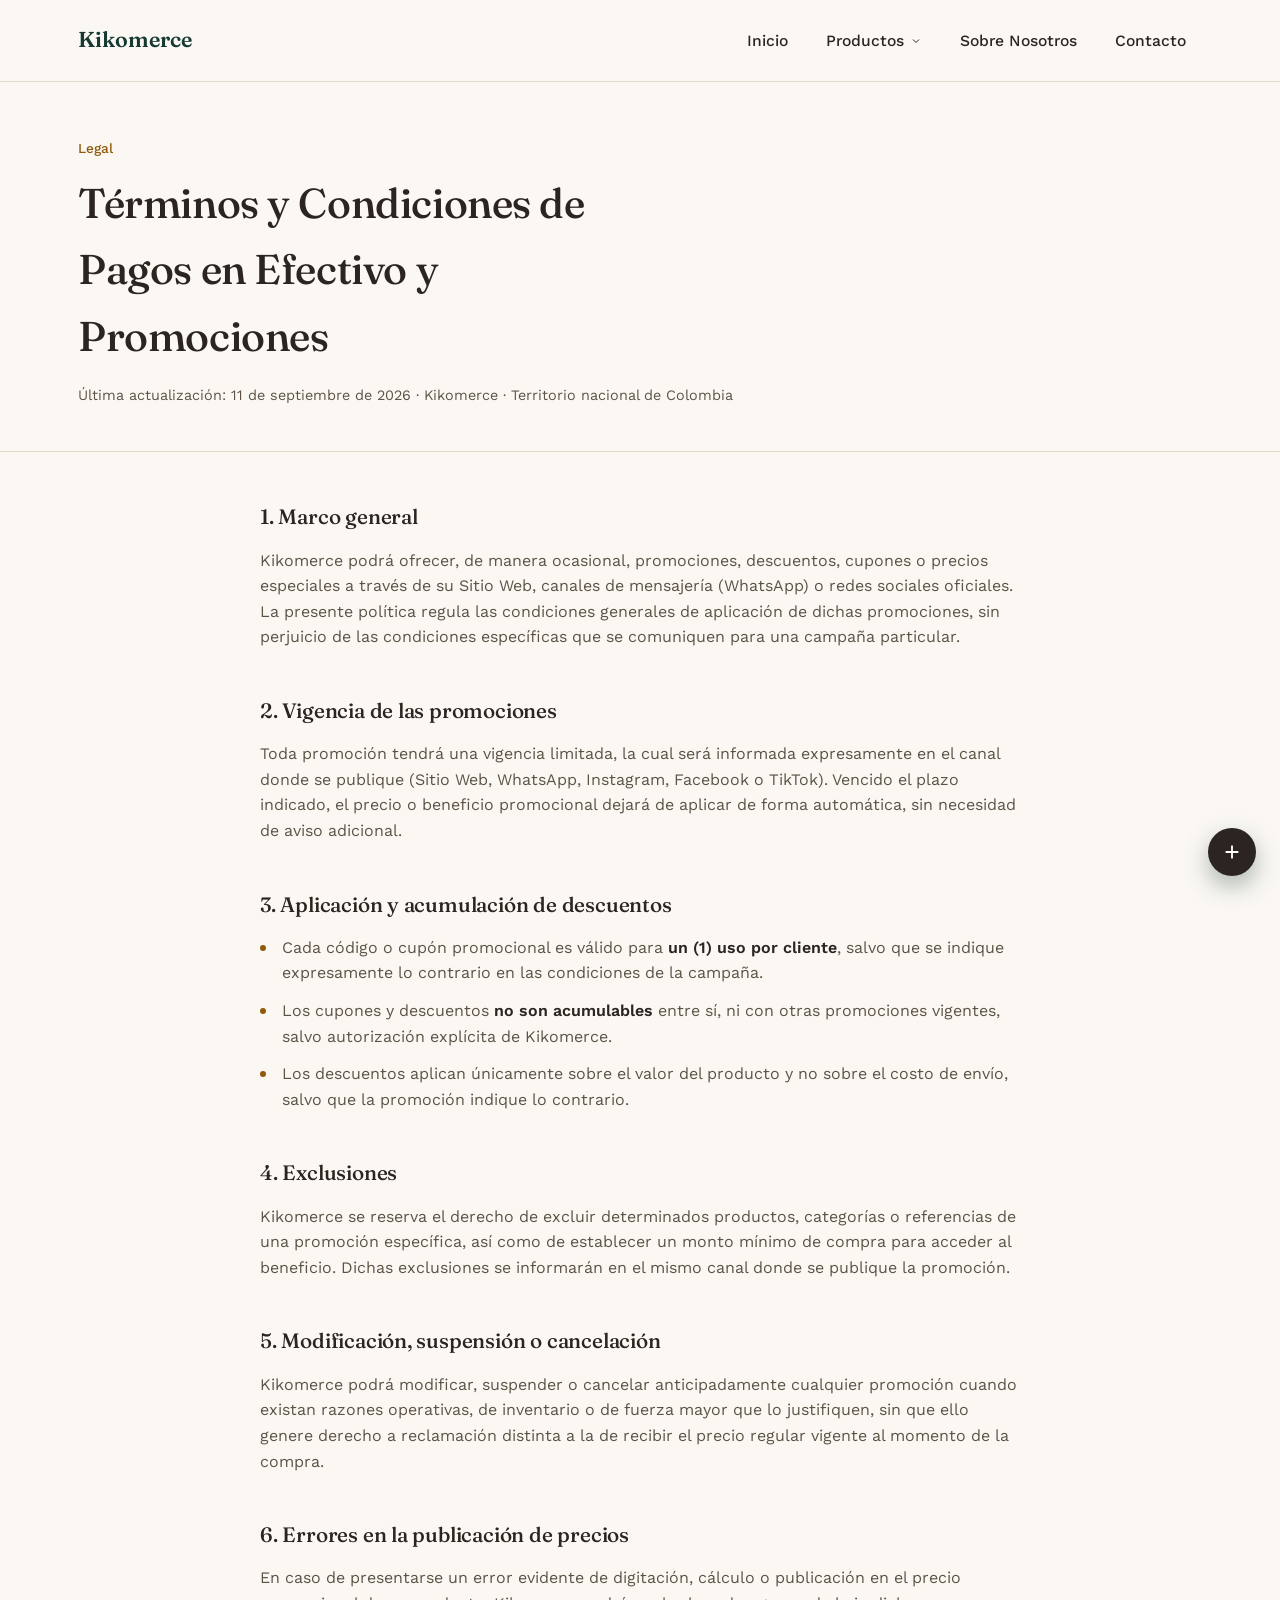
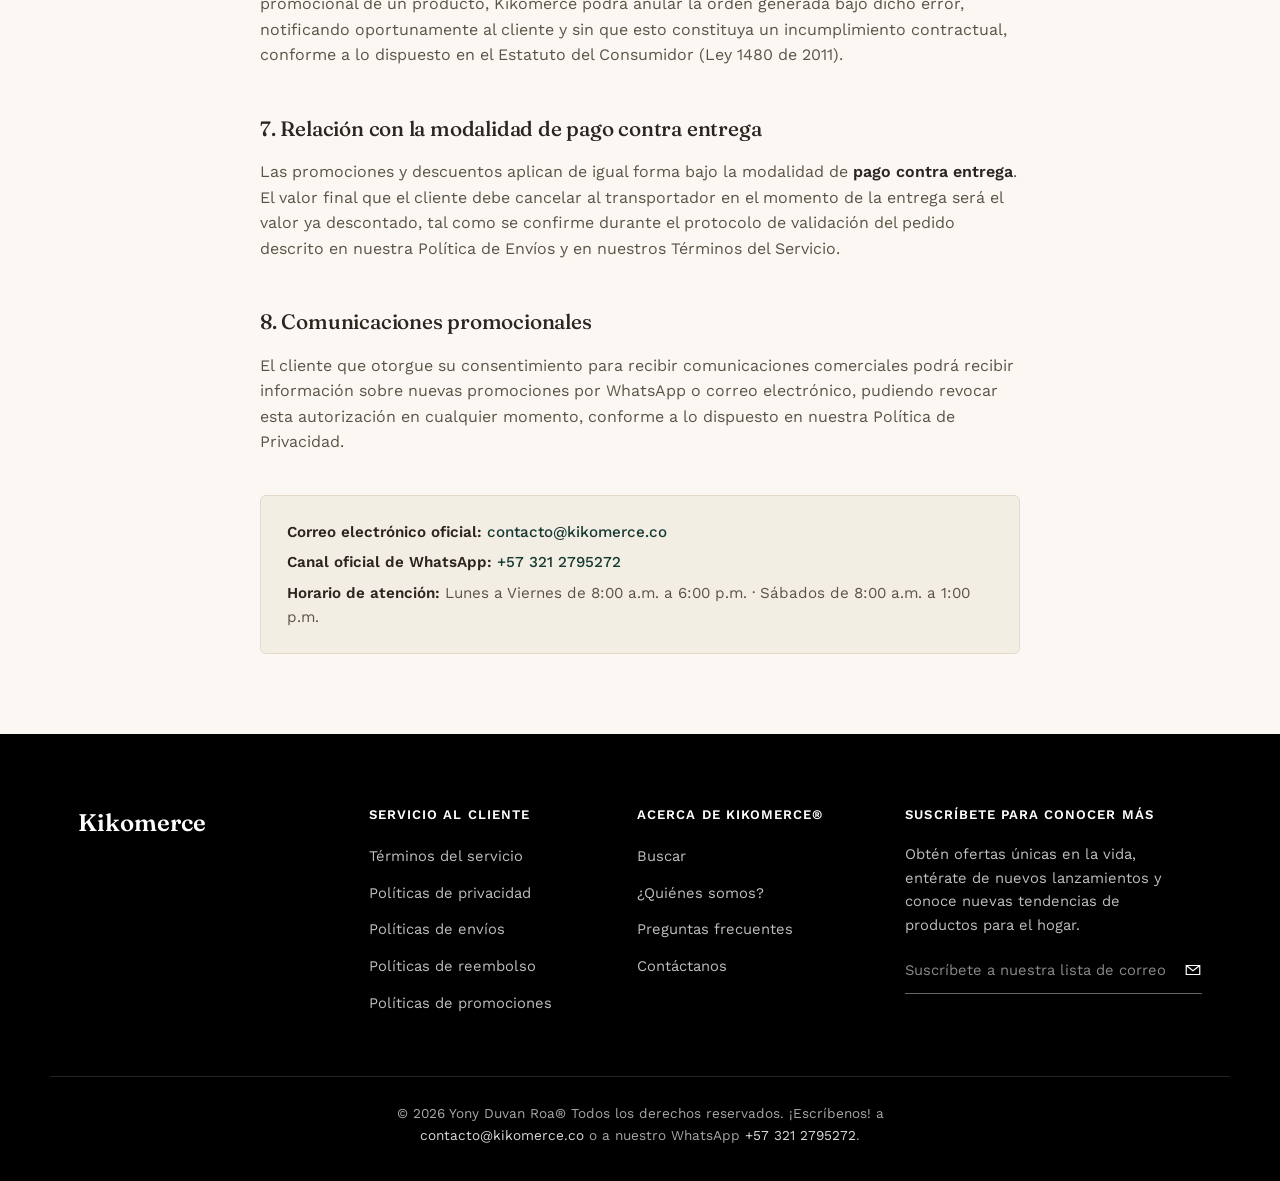
<file: pages/politicas-de-promociones.html>
<!DOCTYPE html>
<html lang="es">
<head>
<meta charset="UTF-8">
<meta name="viewport" content="width=device-width, initial-scale=1.0">
<title>Políticas de Promociones — Kikomerce</title>
<meta name="description" content="Términos y condiciones de pagos en efectivo y promociones de Kikomerce: vigencia, acumulación, exclusiones y condiciones de descuentos.">
<link rel="preconnect" href="https://fonts.googleapis.com">
<link rel="preconnect" href="https://fonts.gstatic.com" crossorigin>
<link href="https://fonts.googleapis.com/css2?family=Fraunces:opsz,wght@9..144,400;9..144,500;9..144,600&family=Work+Sans:wght@400;500;600&display=swap" rel="stylesheet">
<link rel="stylesheet" href="/assets/css/style.css">
</head>
<body>

  <!-- ============ HEADER ============ -->
  <header class="site-header">
    <div class="header-inner">
      <a class="logo" href="/">Kikomerce</a>

      <nav class="main-nav" id="mainNav">
        <div class="close-mobile-nav">
          <button id="closeMobileNav" aria-label="Cerrar menú">
            <svg viewBox="0 0 24 24" fill="none" stroke="currentColor" stroke-width="2"><path d="M18 6 6 18M6 6l12 12"/></svg>
          </button>
        </div>
        <ul>
          <li><a href="/">Inicio</a></li>
          <li class="has-submenu" id="productosItem">
            <button class="nav-toggle" aria-expanded="false">
              Productos
              <svg viewBox="0 0 24 24" fill="none" stroke="currentColor" stroke-width="2"><path d="m6 9 6 6 6-6"/></svg>
            </button>
            <div class="submenu">
              <div class="submenu-col">
                <h4>Categorías</h4>
                <a href="/catalogo.html">Hogar</a>
                <a href="/catalogo.html">Belleza</a>
              </div>
              <div class="submenu-col">
                <h4>&nbsp;</h4>
                <a href="/catalogo.html">Herramientas</a>
                <a href="/catalogo.html">Moda</a>
              </div>
              <div class="submenu-col">
                <h4>Explora más</h4>
                <a href="/catalogo.html">Ver catálogo completo</a>
              </div>
            </div>
          </li>
          <li><a href="/pages/quienes-somos.html">Sobre Nosotros</a></li>
          <li><a href="/pages/preguntas-frecuentes.html">Contacto</a></li>
        </ul>
      </nav>

      <button class="mobile-toggle" id="openMobileNav" aria-label="Abrir menú">
        <svg viewBox="0 0 24 24" fill="none" stroke="currentColor" stroke-width="2"><path d="M4 7h16M4 12h16M4 17h16"/></svg>
      </button>
    </div>
  </header>
  <section class="policy-hero">
    <div class="wrap">
      <span class="eyebrow">Legal</span>
      <h1>Términos y Condiciones de Pagos en Efectivo y Promociones</h1>
      <p class="policy-meta">Última actualización: 11 de septiembre de 2026 · Kikomerce · Territorio nacional de Colombia</p>
    </div>
  </section>

  <section class="policy-body">
    <div class="wrap">
      <div class="policy-content">

        <h2>1. Marco general</h2>
        <p>Kikomerce podrá ofrecer, de manera ocasional, promociones, descuentos, cupones o precios especiales a través de su Sitio Web, canales de mensajería (WhatsApp) o redes sociales oficiales. La presente política regula las condiciones generales de aplicación de dichas promociones, sin perjuicio de las condiciones específicas que se comuniquen para una campaña particular.</p>

        <h2>2. Vigencia de las promociones</h2>
        <p>Toda promoción tendrá una vigencia limitada, la cual será informada expresamente en el canal donde se publique (Sitio Web, WhatsApp, Instagram, Facebook o TikTok). Vencido el plazo indicado, el precio o beneficio promocional dejará de aplicar de forma automática, sin necesidad de aviso adicional.</p>

        <h2>3. Aplicación y acumulación de descuentos</h2>
        <ul>
          <li>Cada código o cupón promocional es válido para <strong>un (1) uso por cliente</strong>, salvo que se indique expresamente lo contrario en las condiciones de la campaña.</li>
          <li>Los cupones y descuentos <strong>no son acumulables</strong> entre sí, ni con otras promociones vigentes, salvo autorización explícita de Kikomerce.</li>
          <li>Los descuentos aplican únicamente sobre el valor del producto y no sobre el costo de envío, salvo que la promoción indique lo contrario.</li>
        </ul>

        <h2>4. Exclusiones</h2>
        <p>Kikomerce se reserva el derecho de excluir determinados productos, categorías o referencias de una promoción específica, así como de establecer un monto mínimo de compra para acceder al beneficio. Dichas exclusiones se informarán en el mismo canal donde se publique la promoción.</p>

        <h2>5. Modificación, suspensión o cancelación</h2>
        <p>Kikomerce podrá modificar, suspender o cancelar anticipadamente cualquier promoción cuando existan razones operativas, de inventario o de fuerza mayor que lo justifiquen, sin que ello genere derecho a reclamación distinta a la de recibir el precio regular vigente al momento de la compra.</p>

        <h2>6. Errores en la publicación de precios</h2>
        <p>En caso de presentarse un error evidente de digitación, cálculo o publicación en el precio promocional de un producto, Kikomerce podrá anular la orden generada bajo dicho error, notificando oportunamente al cliente y sin que esto constituya un incumplimiento contractual, conforme a lo dispuesto en el Estatuto del Consumidor (Ley 1480 de 2011).</p>

        <h2>7. Relación con la modalidad de pago contra entrega</h2>
        <p>Las promociones y descuentos aplican de igual forma bajo la modalidad de <strong>pago contra entrega</strong>. El valor final que el cliente debe cancelar al transportador en el momento de la entrega será el valor ya descontado, tal como se confirme durante el protocolo de validación del pedido descrito en nuestra Política de Envíos y en nuestros Términos del Servicio.</p>

        <h2>8. Comunicaciones promocionales</h2>
        <p>El cliente que otorgue su consentimiento para recibir comunicaciones comerciales podrá recibir información sobre nuevas promociones por WhatsApp o correo electrónico, pudiendo revocar esta autorización en cualquier momento, conforme a lo dispuesto en nuestra Política de Privacidad.</p>

        <div class="policy-contact-box">
          <p><strong>Correo electrónico oficial:</strong> <a href="mailto:contacto@kikomerce.co">contacto@kikomerce.co</a></p>
          <p><strong>Canal oficial de WhatsApp:</strong> <a href="https://wa.me/573212795272" target="_blank" rel="noopener">+57 321 2795272</a></p>
          <p><strong>Horario de atención:</strong> Lunes a Viernes de 8:00 a.m. a 6:00 p.m. · Sábados de 8:00 a.m. a 1:00 p.m.</p>
        </div>

      </div>
    </div>
  </section>
  <!-- ============ FOOTER ============ -->
  <footer class="site-footer" id="contacto">
    <div class="wrap footer-top">

      <div class="footer-col logo-col">
        <span class="footer-logo">Kikomerce</span>
      </div>

      <div class="footer-col">
        <h3>Servicio al cliente</h3>
        <ul>
          <li><a href="/pages/terminos-del-servicio.html">Términos del servicio</a></li>
          <li><a href="/pages/politicas-de-privacidad.html">Políticas de privacidad</a></li>
          <li><a href="/pages/politicas-de-envios.html">Políticas de envíos</a></li>
          <li><a href="/pages/politicas-de-reembolso.html">Políticas de reembolso</a></li>
          <li><a href="/pages/politicas-de-promociones.html">Políticas de promociones</a></li>
        </ul>
      </div>

      <div class="footer-col">
        <h3>Acerca de Kikomerce®</h3>
        <ul>
          <li><a href="/search">Buscar</a></li>
          <li><a href="/pages/quienes-somos.html">¿Quiénes somos?</a></li>
          <li><a href="/pages/preguntas-frecuentes.html">Preguntas frecuentes</a></li>
          <li><a href="#contacto">Contáctanos</a></li>
        </ul>
      </div>

      <div class="footer-col subscribe-col">
        <h3>Suscríbete para conocer más</h3>
        <p>Obtén ofertas únicas en la vida, entérate de nuevos lanzamientos y conoce nuevas tendencias de productos para el hogar.</p>
        <form class="subscribe-form" onsubmit="return false;">
          <input type="email" placeholder="Suscríbete a nuestra lista de correo" required>
          <button type="submit" aria-label="Suscribir">
            <svg viewBox="0 0 24 24" fill="none" stroke="currentColor" stroke-width="1.6"><path d="M3 6h18v12H3zM3 6l9 7 9-7"/></svg>
          </button>
        </form>
      </div>

    </div>

    <div class="wrap footer-bottom">
      <p>© 2026 Yony Duvan Roa® Todos los derechos reservados. ¡Escríbenos! a <a href="mailto:contacto@kikomerce.co">contacto@kikomerce.co</a> o a nuestro WhatsApp <a href="https://wa.me/573212795272" target="_blank" rel="noopener">+57 321 2795272</a>.</p>
    </div>
  </footer>
  <!-- ============ SOCIAL BUBBLE ============ -->
  <div class="social-bubble" id="socialBubble">
    <div class="bubble-links">
      <a href="#" aria-label="Facebook">
        <svg viewBox="0 0 24 24" fill="currentColor"><path d="M13.5 21v-8h2.7l.4-3.1h-3.1V8c0-.9.2-1.5 1.6-1.5H16.7V3.7C16.4 3.7 15.4 3.6 14.3 3.6c-2.3 0-3.9 1.4-3.9 4V10H7.7v3.1h2.7V21h3.1Z"/></svg>
      </a>
      <a href="#" aria-label="Instagram">
        <svg viewBox="0 0 24 24" fill="none" stroke="currentColor" stroke-width="1.7"><rect x="3.5" y="3.5" width="17" height="17" rx="4.5"/><circle cx="12" cy="12" r="4"/><circle cx="17" cy="7" r="0.8" fill="currentColor" stroke="none"/></svg>
      </a>
      <a href="#" aria-label="TikTok">
        <svg viewBox="0 0 24 24" fill="currentColor"><path d="M14.5 3h2.6c.2 1.6 1.3 2.9 2.9 3.2v2.6c-1.1 0-2.1-.3-3-.9v6.4a5.3 5.3 0 1 1-5.3-5.3c.3 0 .5 0 .8.1v2.7a2.6 2.6 0 1 0 1.8 2.5V3Z"/></svg>
      </a>
    </div>
    <button class="bubble-toggle" id="bubbleToggle" aria-label="Redes sociales">
      <svg viewBox="0 0 24 24" fill="none" stroke="currentColor" stroke-width="2"><path d="M12 5v14M5 12h14"/></svg>
    </button>
  </div>

  <script src="/data/productos.js"></script>
  <script src="/assets/js/main.js"></script>

</body>
</html>
</file>
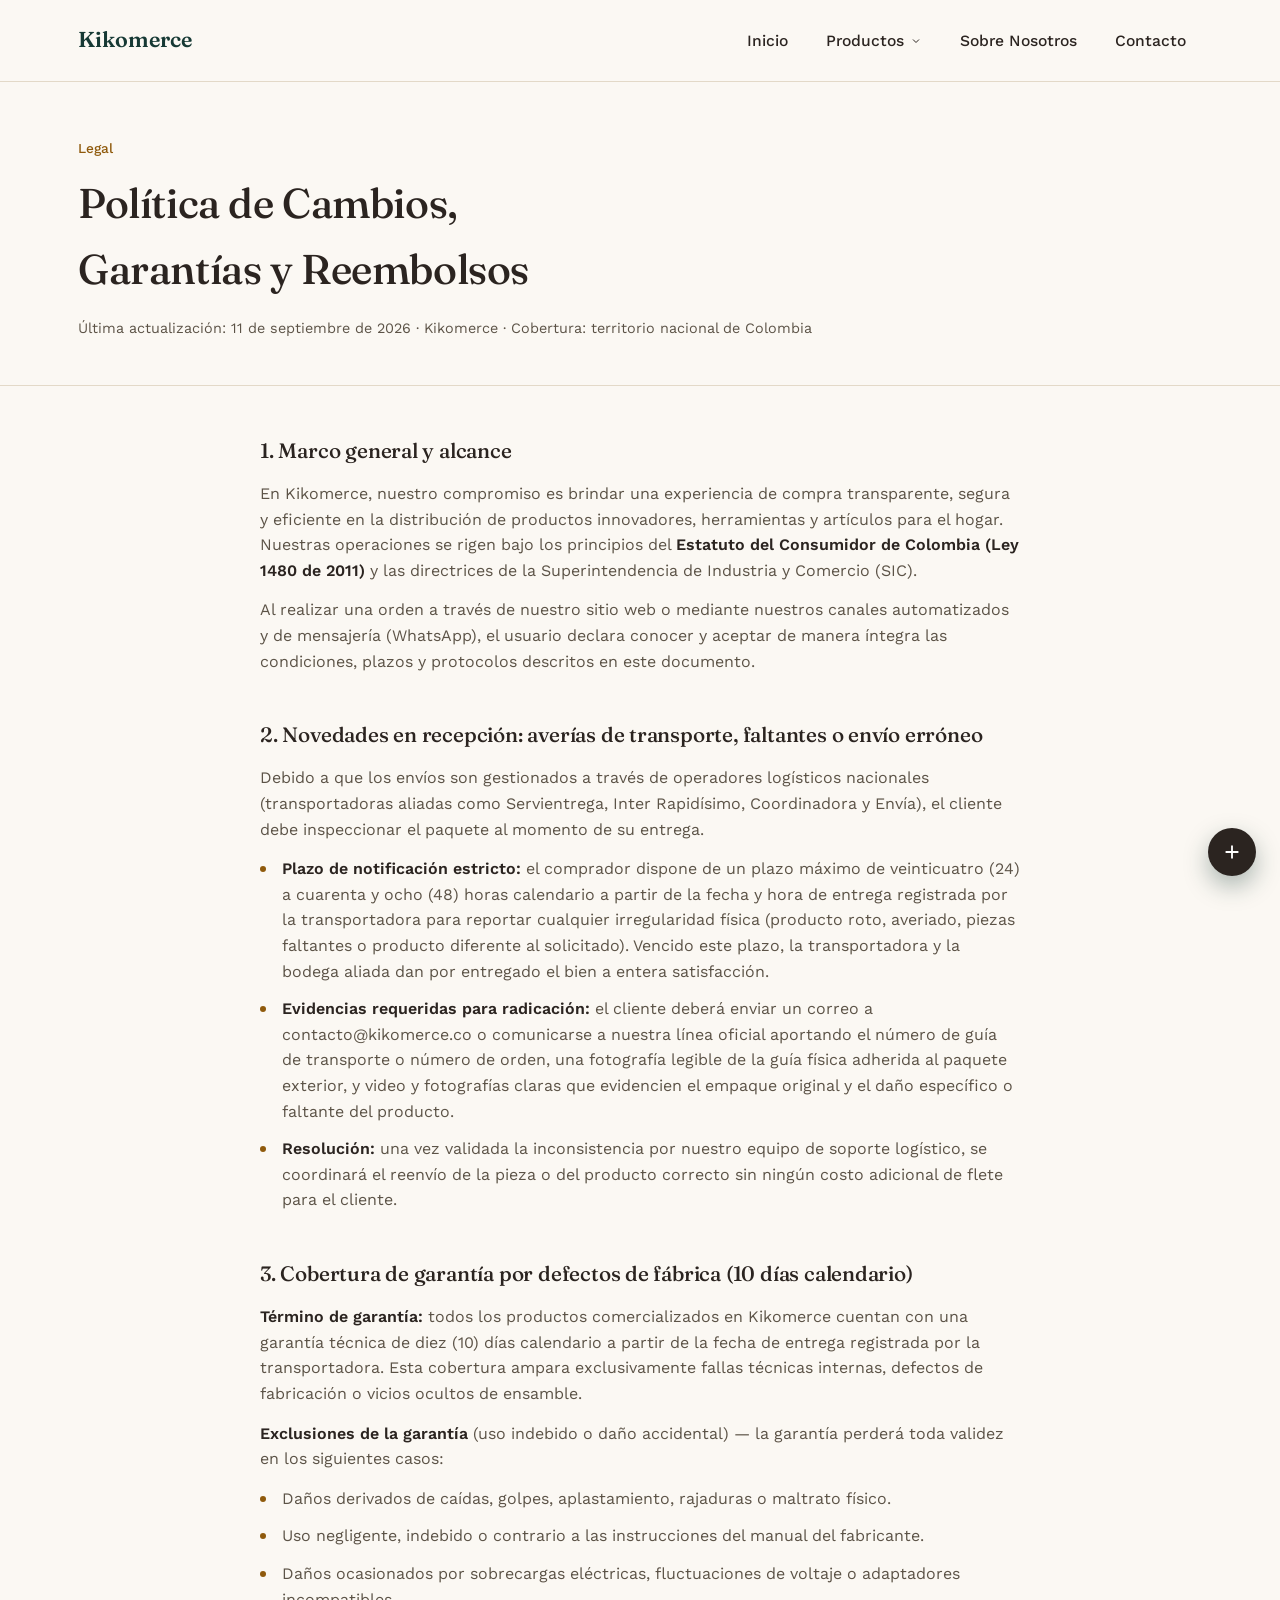
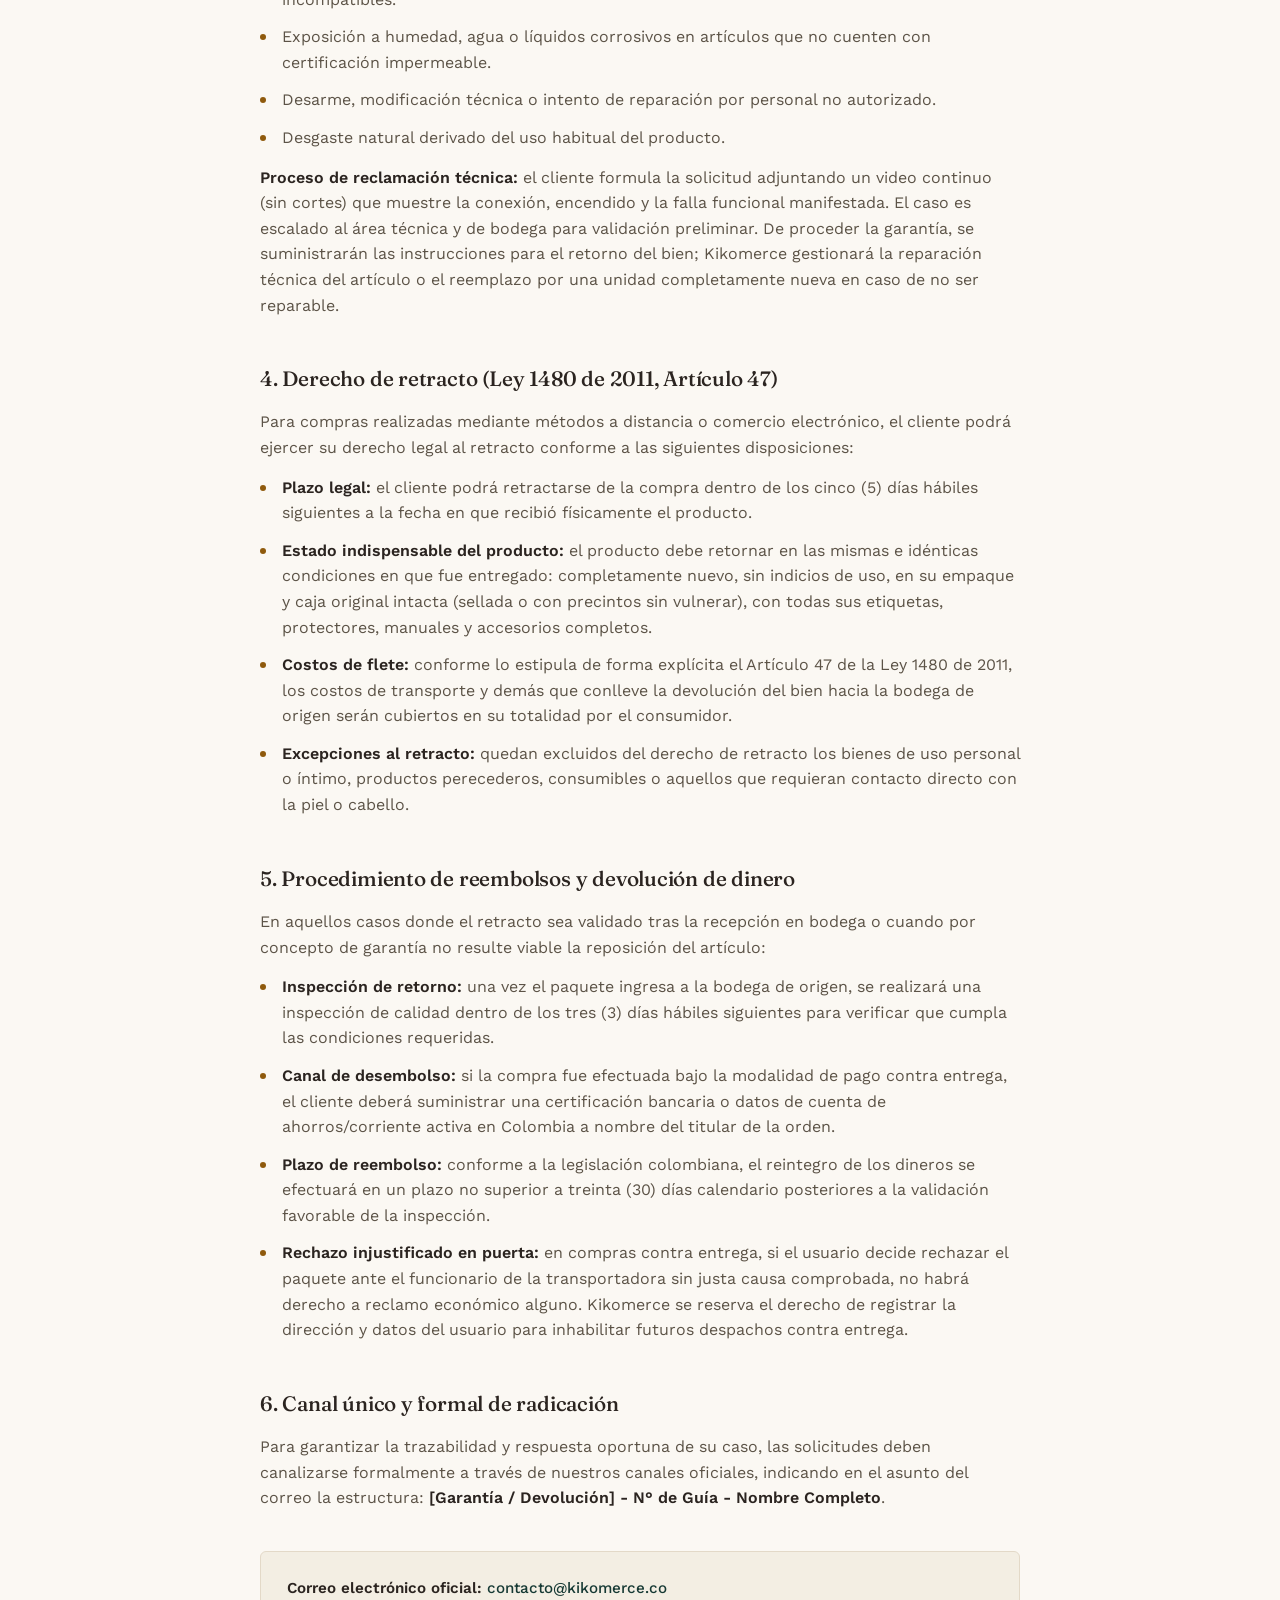
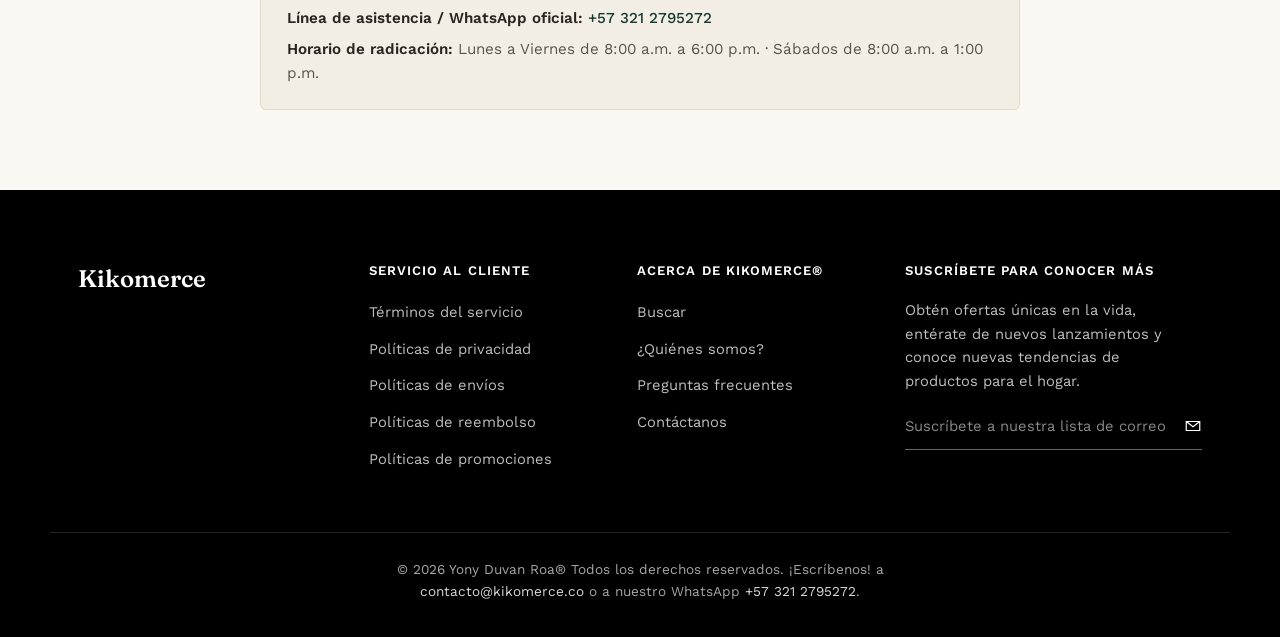
<file: pages/politicas-de-reembolso.html>
<!DOCTYPE html>
<html lang="es">
<head>
<meta charset="UTF-8">
<meta name="viewport" content="width=device-width, initial-scale=1.0">
<title>Políticas de Reembolso — Kikomerce</title>
<meta name="description" content="Política de cambios, garantías y reembolsos de Kikomerce: novedades en recepción, garantía técnica, derecho de retracto y proceso de reembolso.">
<link rel="preconnect" href="https://fonts.googleapis.com">
<link rel="preconnect" href="https://fonts.gstatic.com" crossorigin>
<link href="https://fonts.googleapis.com/css2?family=Fraunces:opsz,wght@9..144,400;9..144,500;9..144,600&family=Work+Sans:wght@400;500;600&display=swap" rel="stylesheet">
<link rel="stylesheet" href="/assets/css/style.css">
</head>
<body>

  <!-- ============ HEADER ============ -->
  <header class="site-header">
    <div class="header-inner">
      <a class="logo" href="/">Kikomerce</a>

      <nav class="main-nav" id="mainNav">
        <div class="close-mobile-nav">
          <button id="closeMobileNav" aria-label="Cerrar menú">
            <svg viewBox="0 0 24 24" fill="none" stroke="currentColor" stroke-width="2"><path d="M18 6 6 18M6 6l12 12"/></svg>
          </button>
        </div>
        <ul>
          <li><a href="/">Inicio</a></li>
          <li class="has-submenu" id="productosItem">
            <button class="nav-toggle" aria-expanded="false">
              Productos
              <svg viewBox="0 0 24 24" fill="none" stroke="currentColor" stroke-width="2"><path d="m6 9 6 6 6-6"/></svg>
            </button>
            <div class="submenu">
              <div class="submenu-col">
                <h4>Categorías</h4>
                <a href="/catalogo.html">Hogar</a>
                <a href="/catalogo.html">Belleza</a>
              </div>
              <div class="submenu-col">
                <h4>&nbsp;</h4>
                <a href="/catalogo.html">Herramientas</a>
                <a href="/catalogo.html">Moda</a>
              </div>
              <div class="submenu-col">
                <h4>Explora más</h4>
                <a href="/catalogo.html">Ver catálogo completo</a>
              </div>
            </div>
          </li>
          <li><a href="/pages/quienes-somos.html">Sobre Nosotros</a></li>
          <li><a href="/pages/preguntas-frecuentes.html">Contacto</a></li>
        </ul>
      </nav>

      <button class="mobile-toggle" id="openMobileNav" aria-label="Abrir menú">
        <svg viewBox="0 0 24 24" fill="none" stroke="currentColor" stroke-width="2"><path d="M4 7h16M4 12h16M4 17h16"/></svg>
      </button>
    </div>
  </header>
  <section class="policy-hero">
    <div class="wrap">
      <span class="eyebrow">Legal</span>
      <h1>Política de Cambios, Garantías y Reembolsos</h1>
      <p class="policy-meta">Última actualización: 11 de septiembre de 2026 · Kikomerce · Cobertura: territorio nacional de Colombia</p>
    </div>
  </section>

  <section class="policy-body">
    <div class="wrap">
      <div class="policy-content">

        <h2>1. Marco general y alcance</h2>
        <p>En Kikomerce, nuestro compromiso es brindar una experiencia de compra transparente, segura y eficiente en la distribución de productos innovadores, herramientas y artículos para el hogar. Nuestras operaciones se rigen bajo los principios del <strong>Estatuto del Consumidor de Colombia (Ley 1480 de 2011)</strong> y las directrices de la Superintendencia de Industria y Comercio (SIC).</p>
        <p>Al realizar una orden a través de nuestro sitio web o mediante nuestros canales automatizados y de mensajería (WhatsApp), el usuario declara conocer y aceptar de manera íntegra las condiciones, plazos y protocolos descritos en este documento.</p>

        <h2>2. Novedades en recepción: averías de transporte, faltantes o envío erróneo</h2>
        <p>Debido a que los envíos son gestionados a través de operadores logísticos nacionales (transportadoras aliadas como Servientrega, Inter Rapidísimo, Coordinadora y Envía), el cliente debe inspeccionar el paquete al momento de su entrega.</p>
        <ul>
          <li><strong>Plazo de notificación estricto:</strong> el comprador dispone de un plazo máximo de veinticuatro (24) a cuarenta y ocho (48) horas calendario a partir de la fecha y hora de entrega registrada por la transportadora para reportar cualquier irregularidad física (producto roto, averiado, piezas faltantes o producto diferente al solicitado). Vencido este plazo, la transportadora y la bodega aliada dan por entregado el bien a entera satisfacción.</li>
          <li><strong>Evidencias requeridas para radicación:</strong> el cliente deberá enviar un correo a contacto@kikomerce.co o comunicarse a nuestra línea oficial aportando el número de guía de transporte o número de orden, una fotografía legible de la guía física adherida al paquete exterior, y video y fotografías claras que evidencien el empaque original y el daño específico o faltante del producto.</li>
          <li><strong>Resolución:</strong> una vez validada la inconsistencia por nuestro equipo de soporte logístico, se coordinará el reenvío de la pieza o del producto correcto sin ningún costo adicional de flete para el cliente.</li>
        </ul>

        <h2>3. Cobertura de garantía por defectos de fábrica (10 días calendario)</h2>
        <p><strong>Término de garantía:</strong> todos los productos comercializados en Kikomerce cuentan con una garantía técnica de diez (10) días calendario a partir de la fecha de entrega registrada por la transportadora. Esta cobertura ampara exclusivamente fallas técnicas internas, defectos de fabricación o vicios ocultos de ensamble.</p>
        <p><strong>Exclusiones de la garantía</strong> (uso indebido o daño accidental) — la garantía perderá toda validez en los siguientes casos:</p>
        <ul>
          <li>Daños derivados de caídas, golpes, aplastamiento, rajaduras o maltrato físico.</li>
          <li>Uso negligente, indebido o contrario a las instrucciones del manual del fabricante.</li>
          <li>Daños ocasionados por sobrecargas eléctricas, fluctuaciones de voltaje o adaptadores incompatibles.</li>
          <li>Exposición a humedad, agua o líquidos corrosivos en artículos que no cuenten con certificación impermeable.</li>
          <li>Desarme, modificación técnica o intento de reparación por personal no autorizado.</li>
          <li>Desgaste natural derivado del uso habitual del producto.</li>
        </ul>
        <p><strong>Proceso de reclamación técnica:</strong> el cliente formula la solicitud adjuntando un video continuo (sin cortes) que muestre la conexión, encendido y la falla funcional manifestada. El caso es escalado al área técnica y de bodega para validación preliminar. De proceder la garantía, se suministrarán las instrucciones para el retorno del bien; Kikomerce gestionará la reparación técnica del artículo o el reemplazo por una unidad completamente nueva en caso de no ser reparable.</p>

        <h2>4. Derecho de retracto (Ley 1480 de 2011, Artículo 47)</h2>
        <p>Para compras realizadas mediante métodos a distancia o comercio electrónico, el cliente podrá ejercer su derecho legal al retracto conforme a las siguientes disposiciones:</p>
        <ul>
          <li><strong>Plazo legal:</strong> el cliente podrá retractarse de la compra dentro de los cinco (5) días hábiles siguientes a la fecha en que recibió físicamente el producto.</li>
          <li><strong>Estado indispensable del producto:</strong> el producto debe retornar en las mismas e idénticas condiciones en que fue entregado: completamente nuevo, sin indicios de uso, en su empaque y caja original intacta (sellada o con precintos sin vulnerar), con todas sus etiquetas, protectores, manuales y accesorios completos.</li>
          <li><strong>Costos de flete:</strong> conforme lo estipula de forma explícita el Artículo 47 de la Ley 1480 de 2011, los costos de transporte y demás que conlleve la devolución del bien hacia la bodega de origen serán cubiertos en su totalidad por el consumidor.</li>
          <li><strong>Excepciones al retracto:</strong> quedan excluidos del derecho de retracto los bienes de uso personal o íntimo, productos perecederos, consumibles o aquellos que requieran contacto directo con la piel o cabello.</li>
        </ul>

        <h2>5. Procedimiento de reembolsos y devolución de dinero</h2>
        <p>En aquellos casos donde el retracto sea validado tras la recepción en bodega o cuando por concepto de garantía no resulte viable la reposición del artículo:</p>
        <ul>
          <li><strong>Inspección de retorno:</strong> una vez el paquete ingresa a la bodega de origen, se realizará una inspección de calidad dentro de los tres (3) días hábiles siguientes para verificar que cumpla las condiciones requeridas.</li>
          <li><strong>Canal de desembolso:</strong> si la compra fue efectuada bajo la modalidad de pago contra entrega, el cliente deberá suministrar una certificación bancaria o datos de cuenta de ahorros/corriente activa en Colombia a nombre del titular de la orden.</li>
          <li><strong>Plazo de reembolso:</strong> conforme a la legislación colombiana, el reintegro de los dineros se efectuará en un plazo no superior a treinta (30) días calendario posteriores a la validación favorable de la inspección.</li>
          <li><strong>Rechazo injustificado en puerta:</strong> en compras contra entrega, si el usuario decide rechazar el paquete ante el funcionario de la transportadora sin justa causa comprobada, no habrá derecho a reclamo económico alguno. Kikomerce se reserva el derecho de registrar la dirección y datos del usuario para inhabilitar futuros despachos contra entrega.</li>
        </ul>

        <h2>6. Canal único y formal de radicación</h2>
        <p>Para garantizar la trazabilidad y respuesta oportuna de su caso, las solicitudes deben canalizarse formalmente a través de nuestros canales oficiales, indicando en el asunto del correo la estructura: <strong>[Garantía / Devolución] - N° de Guía - Nombre Completo</strong>.</p>

        <div class="policy-contact-box">
          <p><strong>Correo electrónico oficial:</strong> <a href="mailto:contacto@kikomerce.co">contacto@kikomerce.co</a></p>
          <p><strong>Línea de asistencia / WhatsApp oficial:</strong> <a href="https://wa.me/573212795272" target="_blank" rel="noopener">+57 321 2795272</a></p>
          <p><strong>Horario de radicación:</strong> Lunes a Viernes de 8:00 a.m. a 6:00 p.m. · Sábados de 8:00 a.m. a 1:00 p.m.</p>
        </div>

      </div>
    </div>
  </section>
  <!-- ============ FOOTER ============ -->
  <footer class="site-footer" id="contacto">
    <div class="wrap footer-top">

      <div class="footer-col logo-col">
        <span class="footer-logo">Kikomerce</span>
      </div>

      <div class="footer-col">
        <h3>Servicio al cliente</h3>
        <ul>
          <li><a href="/pages/terminos-del-servicio.html">Términos del servicio</a></li>
          <li><a href="/pages/politicas-de-privacidad.html">Políticas de privacidad</a></li>
          <li><a href="/pages/politicas-de-envios.html">Políticas de envíos</a></li>
          <li><a href="/pages/politicas-de-reembolso.html">Políticas de reembolso</a></li>
          <li><a href="/pages/politicas-de-promociones.html">Políticas de promociones</a></li>
        </ul>
      </div>

      <div class="footer-col">
        <h3>Acerca de Kikomerce®</h3>
        <ul>
          <li><a href="/search">Buscar</a></li>
          <li><a href="/pages/quienes-somos.html">¿Quiénes somos?</a></li>
          <li><a href="/pages/preguntas-frecuentes.html">Preguntas frecuentes</a></li>
          <li><a href="#contacto">Contáctanos</a></li>
        </ul>
      </div>

      <div class="footer-col subscribe-col">
        <h3>Suscríbete para conocer más</h3>
        <p>Obtén ofertas únicas en la vida, entérate de nuevos lanzamientos y conoce nuevas tendencias de productos para el hogar.</p>
        <form class="subscribe-form" onsubmit="return false;">
          <input type="email" placeholder="Suscríbete a nuestra lista de correo" required>
          <button type="submit" aria-label="Suscribir">
            <svg viewBox="0 0 24 24" fill="none" stroke="currentColor" stroke-width="1.6"><path d="M3 6h18v12H3zM3 6l9 7 9-7"/></svg>
          </button>
        </form>
      </div>

    </div>

    <div class="wrap footer-bottom">
      <p>© 2026 Yony Duvan Roa® Todos los derechos reservados. ¡Escríbenos! a <a href="mailto:contacto@kikomerce.co">contacto@kikomerce.co</a> o a nuestro WhatsApp <a href="https://wa.me/573212795272" target="_blank" rel="noopener">+57 321 2795272</a>.</p>
    </div>
  </footer>
  <!-- ============ SOCIAL BUBBLE ============ -->
  <div class="social-bubble" id="socialBubble">
    <div class="bubble-links">
      <a href="#" aria-label="Facebook">
        <svg viewBox="0 0 24 24" fill="currentColor"><path d="M13.5 21v-8h2.7l.4-3.1h-3.1V8c0-.9.2-1.5 1.6-1.5H16.7V3.7C16.4 3.7 15.4 3.6 14.3 3.6c-2.3 0-3.9 1.4-3.9 4V10H7.7v3.1h2.7V21h3.1Z"/></svg>
      </a>
      <a href="#" aria-label="Instagram">
        <svg viewBox="0 0 24 24" fill="none" stroke="currentColor" stroke-width="1.7"><rect x="3.5" y="3.5" width="17" height="17" rx="4.5"/><circle cx="12" cy="12" r="4"/><circle cx="17" cy="7" r="0.8" fill="currentColor" stroke="none"/></svg>
      </a>
      <a href="#" aria-label="TikTok">
        <svg viewBox="0 0 24 24" fill="currentColor"><path d="M14.5 3h2.6c.2 1.6 1.3 2.9 2.9 3.2v2.6c-1.1 0-2.1-.3-3-.9v6.4a5.3 5.3 0 1 1-5.3-5.3c.3 0 .5 0 .8.1v2.7a2.6 2.6 0 1 0 1.8 2.5V3Z"/></svg>
      </a>
    </div>
    <button class="bubble-toggle" id="bubbleToggle" aria-label="Redes sociales">
      <svg viewBox="0 0 24 24" fill="none" stroke="currentColor" stroke-width="2"><path d="M12 5v14M5 12h14"/></svg>
    </button>
  </div>

  <script src="/data/productos.js"></script>
  <script src="/assets/js/main.js"></script>

</body>
</html>
</file>
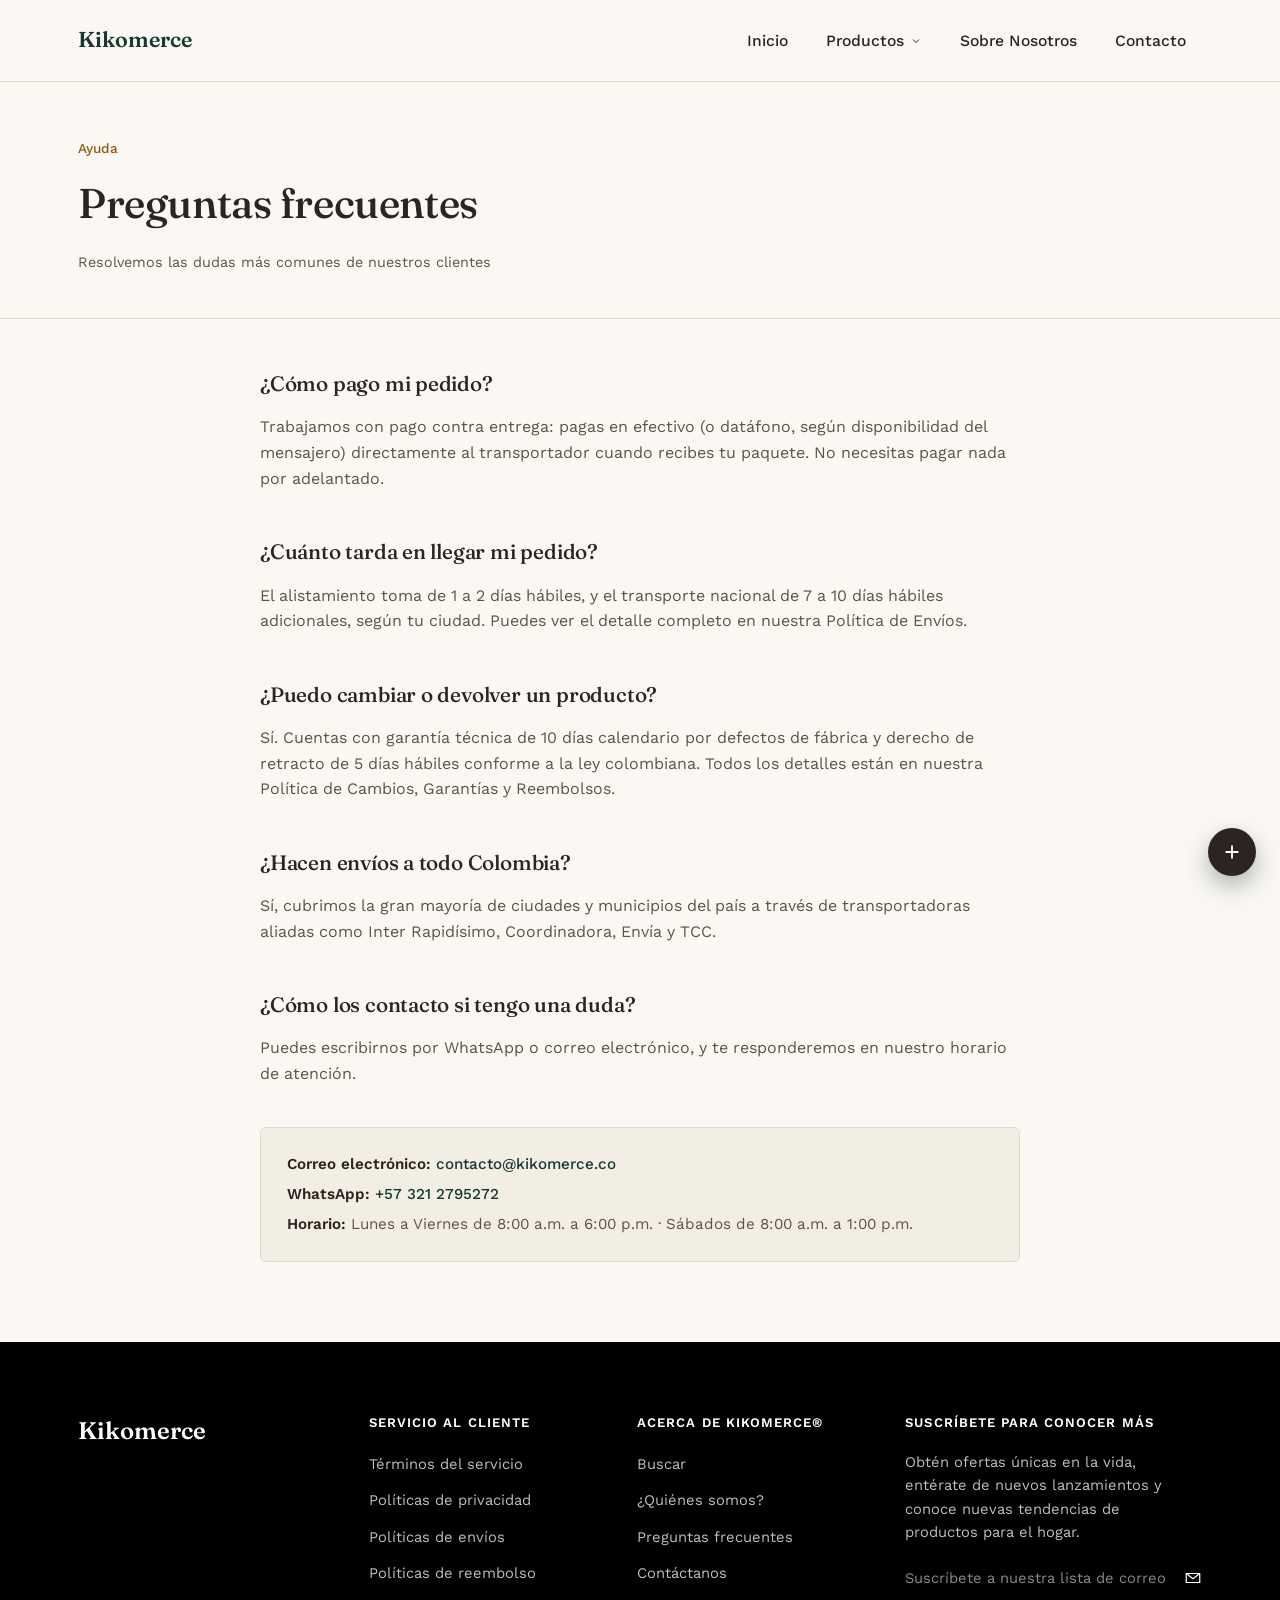
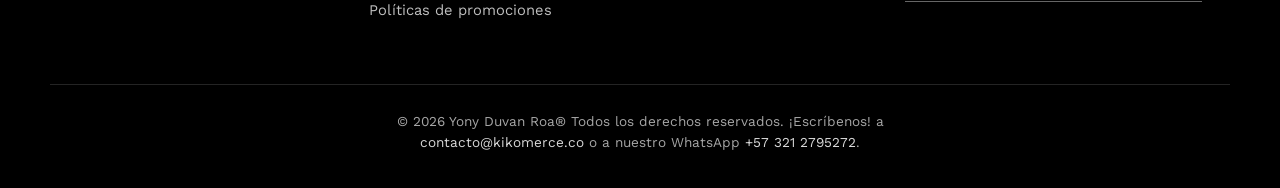
<file: pages/preguntas-frecuentes.html>
<!DOCTYPE html>
<html lang="es">
<head>
<meta charset="UTF-8">
<meta name="viewport" content="width=device-width, initial-scale=1.0">
<title>Preguntas Frecuentes — Kikomerce</title>
<meta name="description" content="Resolvemos las dudas más comunes sobre pagos, envíos y cambios en Kikomerce.">
<link rel="preconnect" href="https://fonts.googleapis.com">
<link rel="preconnect" href="https://fonts.gstatic.com" crossorigin>
<link href="https://fonts.googleapis.com/css2?family=Fraunces:opsz,wght@9..144,400;9..144,500;9..144,600&family=Work+Sans:wght@400;500;600&display=swap" rel="stylesheet">
<link rel="stylesheet" href="/assets/css/style.css">
</head>
<body>

  <!-- ============ HEADER ============ -->
  <header class="site-header">
    <div class="header-inner">
      <a class="logo" href="/">Kikomerce</a>

      <nav class="main-nav" id="mainNav">
        <div class="close-mobile-nav">
          <button id="closeMobileNav" aria-label="Cerrar menú">
            <svg viewBox="0 0 24 24" fill="none" stroke="currentColor" stroke-width="2"><path d="M18 6 6 18M6 6l12 12"/></svg>
          </button>
        </div>
        <ul>
          <li><a href="/">Inicio</a></li>
          <li class="has-submenu" id="productosItem">
            <button class="nav-toggle" aria-expanded="false">
              Productos
              <svg viewBox="0 0 24 24" fill="none" stroke="currentColor" stroke-width="2"><path d="m6 9 6 6 6-6"/></svg>
            </button>
            <div class="submenu">
              <div class="submenu-col">
                <h4>Categorías</h4>
                <a href="/catalogo.html">Hogar</a>
                <a href="/catalogo.html">Belleza</a>
              </div>
              <div class="submenu-col">
                <h4>&nbsp;</h4>
                <a href="/catalogo.html">Herramientas</a>
                <a href="/catalogo.html">Moda</a>
              </div>
              <div class="submenu-col">
                <h4>Explora más</h4>
                <a href="/catalogo.html">Ver catálogo completo</a>
              </div>
            </div>
          </li>
          <li><a href="/pages/quienes-somos.html">Sobre Nosotros</a></li>
          <li><a href="/pages/preguntas-frecuentes.html">Contacto</a></li>
        </ul>
      </nav>

      <button class="mobile-toggle" id="openMobileNav" aria-label="Abrir menú">
        <svg viewBox="0 0 24 24" fill="none" stroke="currentColor" stroke-width="2"><path d="M4 7h16M4 12h16M4 17h16"/></svg>
      </button>
    </div>
  </header>
  <section class="policy-hero">
    <div class="wrap">
      <span class="eyebrow">Ayuda</span>
      <h1>Preguntas frecuentes</h1>
      <p class="policy-meta">Resolvemos las dudas más comunes de nuestros clientes</p>
    </div>
  </section>

  <section class="policy-body">
    <div class="wrap">
      <div class="policy-content">

        <h2>¿Cómo pago mi pedido?</h2>
        <p>Trabajamos con pago contra entrega: pagas en efectivo (o datáfono, según disponibilidad del mensajero) directamente al transportador cuando recibes tu paquete. No necesitas pagar nada por adelantado.</p>

        <h2>¿Cuánto tarda en llegar mi pedido?</h2>
        <p>El alistamiento toma de 1 a 2 días hábiles, y el transporte nacional de 7 a 10 días hábiles adicionales, según tu ciudad. Puedes ver el detalle completo en nuestra <a href="/pages/politicas-de-envios.html">Política de Envíos</a>.</p>

        <h2>¿Puedo cambiar o devolver un producto?</h2>
        <p>Sí. Cuentas con garantía técnica de 10 días calendario por defectos de fábrica y derecho de retracto de 5 días hábiles conforme a la ley colombiana. Todos los detalles están en nuestra <a href="/pages/politicas-de-reembolso.html">Política de Cambios, Garantías y Reembolsos</a>.</p>

        <h2>¿Hacen envíos a todo Colombia?</h2>
        <p>Sí, cubrimos la gran mayoría de ciudades y municipios del país a través de transportadoras aliadas como Inter Rapidísimo, Coordinadora, Envía y TCC.</p>

        <h2>¿Cómo los contacto si tengo una duda?</h2>
        <p>Puedes escribirnos por WhatsApp o correo electrónico, y te responderemos en nuestro horario de atención.</p>

        <div class="policy-contact-box">
          <p><strong>Correo electrónico:</strong> <a href="mailto:contacto@kikomerce.co">contacto@kikomerce.co</a></p>
          <p><strong>WhatsApp:</strong> <a href="https://wa.me/573212795272" target="_blank" rel="noopener">+57 321 2795272</a></p>
          <p><strong>Horario:</strong> Lunes a Viernes de 8:00 a.m. a 6:00 p.m. · Sábados de 8:00 a.m. a 1:00 p.m.</p>
        </div>
      </div>
    </div>
  </section>
  <!-- ============ FOOTER ============ -->
  <footer class="site-footer" id="contacto">
    <div class="wrap footer-top">

      <div class="footer-col logo-col">
        <span class="footer-logo">Kikomerce</span>
      </div>

      <div class="footer-col">
        <h3>Servicio al cliente</h3>
        <ul>
          <li><a href="/pages/terminos-del-servicio.html">Términos del servicio</a></li>
          <li><a href="/pages/politicas-de-privacidad.html">Políticas de privacidad</a></li>
          <li><a href="/pages/politicas-de-envios.html">Políticas de envíos</a></li>
          <li><a href="/pages/politicas-de-reembolso.html">Políticas de reembolso</a></li>
          <li><a href="/pages/politicas-de-promociones.html">Políticas de promociones</a></li>
        </ul>
      </div>

      <div class="footer-col">
        <h3>Acerca de Kikomerce®</h3>
        <ul>
          <li><a href="/search">Buscar</a></li>
          <li><a href="/pages/quienes-somos.html">¿Quiénes somos?</a></li>
          <li><a href="/pages/preguntas-frecuentes.html">Preguntas frecuentes</a></li>
          <li><a href="#contacto">Contáctanos</a></li>
        </ul>
      </div>

      <div class="footer-col subscribe-col">
        <h3>Suscríbete para conocer más</h3>
        <p>Obtén ofertas únicas en la vida, entérate de nuevos lanzamientos y conoce nuevas tendencias de productos para el hogar.</p>
        <form class="subscribe-form" onsubmit="return false;">
          <input type="email" placeholder="Suscríbete a nuestra lista de correo" required>
          <button type="submit" aria-label="Suscribir">
            <svg viewBox="0 0 24 24" fill="none" stroke="currentColor" stroke-width="1.6"><path d="M3 6h18v12H3zM3 6l9 7 9-7"/></svg>
          </button>
        </form>
      </div>

    </div>

    <div class="wrap footer-bottom">
      <p>© 2026 Yony Duvan Roa® Todos los derechos reservados. ¡Escríbenos! a <a href="mailto:contacto@kikomerce.co">contacto@kikomerce.co</a> o a nuestro WhatsApp <a href="https://wa.me/573212795272" target="_blank" rel="noopener">+57 321 2795272</a>.</p>
    </div>
  </footer>
  <!-- ============ SOCIAL BUBBLE ============ -->
  <div class="social-bubble" id="socialBubble">
    <div class="bubble-links">
      <a href="#" aria-label="Facebook">
        <svg viewBox="0 0 24 24" fill="currentColor"><path d="M13.5 21v-8h2.7l.4-3.1h-3.1V8c0-.9.2-1.5 1.6-1.5H16.7V3.7C16.4 3.7 15.4 3.6 14.3 3.6c-2.3 0-3.9 1.4-3.9 4V10H7.7v3.1h2.7V21h3.1Z"/></svg>
      </a>
      <a href="#" aria-label="Instagram">
        <svg viewBox="0 0 24 24" fill="none" stroke="currentColor" stroke-width="1.7"><rect x="3.5" y="3.5" width="17" height="17" rx="4.5"/><circle cx="12" cy="12" r="4"/><circle cx="17" cy="7" r="0.8" fill="currentColor" stroke="none"/></svg>
      </a>
      <a href="#" aria-label="TikTok">
        <svg viewBox="0 0 24 24" fill="currentColor"><path d="M14.5 3h2.6c.2 1.6 1.3 2.9 2.9 3.2v2.6c-1.1 0-2.1-.3-3-.9v6.4a5.3 5.3 0 1 1-5.3-5.3c.3 0 .5 0 .8.1v2.7a2.6 2.6 0 1 0 1.8 2.5V3Z"/></svg>
      </a>
    </div>
    <button class="bubble-toggle" id="bubbleToggle" aria-label="Redes sociales">
      <svg viewBox="0 0 24 24" fill="none" stroke="currentColor" stroke-width="2"><path d="M12 5v14M5 12h14"/></svg>
    </button>
  </div>

  <script src="/data/productos.js"></script>
  <script src="/assets/js/main.js"></script>

</body>
</html>
</file>
<file: assets/css/style.css>
/* Kikomerce — hoja de estilos global */
  :root {
    --ivory: #FBF8F3;
    --ivory-deep: #F3EEE3;
    --ink: #2B2420;
    --ink-soft: #5C5347;
    --amber: #B4720F;
    --amber-deep: #8F5A0C;
    --teal: #21504A;
    --teal-dark: #163934;
    --line: #E3D9C8;
    --white: #FFFFFF;
  }

  * { box-sizing: border-box; }
  html { scroll-behavior: smooth; }

  body {
    margin: 0;
    background: var(--ivory);
    color: var(--ink);
    font-family: 'Work Sans', sans-serif;
    line-height: 1.6;
    -webkit-font-smoothing: antialiased;
  }

  a { color: inherit; text-decoration: none; }
  ul { list-style: none; margin: 0; padding: 0; }
  button { font-family: inherit; cursor: pointer; }
  img { max-width: 100%; display: block; }

  .wrap {
    max-width: 1180px;
    margin: 0 auto;
    padding: 0 28px;
  }

  h1, h2, h3 {
    font-family: 'Fraunces', serif;
    font-weight: 500;
    letter-spacing: -0.01em;
    margin: 0;
  }

  :focus-visible {
    outline: 2px solid var(--teal);
    outline-offset: 3px;
  }

  /* ============ HEADER / NAV ============ */
  .site-header {
    position: sticky;
    top: 0;
    z-index: 50;
    background: var(--ivory);
    border-bottom: 1px solid var(--line);
  }

  .header-inner {
    max-width: 1180px;
    margin: 0 auto;
    padding: 18px 28px;
    display: flex;
    align-items: center;
    justify-content: space-between;
    gap: 24px;
  }

  .logo {
    font-family: 'Fraunces', serif;
    font-size: 1.35rem;
    font-weight: 600;
    color: var(--teal-dark);
  }

  .main-nav > ul {
    display: flex;
    align-items: center;
    gap: 6px;
  }

  .main-nav a,
  .nav-toggle {
    display: inline-flex;
    align-items: center;
    gap: 6px;
    padding: 10px 16px;
    font-size: 0.98rem;
    font-weight: 500;
    color: var(--ink);
    background: none;
    border: none;
    border-radius: 3px;
    transition: background 0.15s ease, color 0.15s ease;
  }

  .main-nav a:hover,
  .nav-toggle:hover,
  .nav-toggle[aria-expanded="true"] {
    background: var(--ivory-deep);
    color: var(--teal-dark);
  }

  .nav-toggle svg {
    width: 12px;
    height: 12px;
    transition: transform 0.15s ease;
  }

  .nav-toggle[aria-expanded="true"] svg {
    transform: rotate(180deg);
  }

  .has-submenu {
    position: relative;
  }

  .submenu {
    position: absolute;
    top: calc(100% + 10px);
    left: 50%;
    transform: translateX(-50%);
    background: var(--white);
    border: 1px solid var(--line);
    border-radius: 6px;
    box-shadow: 0 16px 40px rgba(43, 36, 32, 0.12);
    padding: 26px;
    display: none;
    grid-template-columns: repeat(3, minmax(160px, 1fr));
    gap: 28px;
    min-width: 620px;
  }

  .has-submenu.open .submenu {
    display: grid;
  }

  .submenu-col h4 {
    font-family: 'Work Sans', sans-serif;
    font-size: 0.78rem;
    font-weight: 600;
    letter-spacing: 0.06em;
    text-transform: uppercase;
    color: var(--amber-deep);
    margin: 0 0 12px;
  }

  .submenu-col a {
    display: block;
    padding: 6px 0;
    font-size: 0.94rem;
    color: var(--ink-soft);
  }

  .submenu-col a:hover {
    color: var(--teal-dark);
  }

  .mobile-toggle {
    display: none;
    background: none;
    border: none;
    padding: 8px;
  }

  .mobile-toggle svg { width: 24px; height: 24px; color: var(--ink); }

  @media (max-width: 900px) {
    .main-nav { display: none; }
    .mobile-toggle { display: block; }

    .main-nav.mobile-open {
      display: block;
      position: fixed;
      inset: 0;
      background: var(--ivory);
      z-index: 60;
      padding: 22px 28px;
      overflow-y: auto;
    }

    .main-nav.mobile-open > ul {
      flex-direction: column;
      align-items: stretch;
      gap: 2px;
    }

    .submenu {
      position: static;
      transform: none;
      display: none;
      grid-template-columns: 1fr;
      min-width: 0;
      box-shadow: none;
      border: none;
      padding: 10px 0 10px 16px;
    }

    .has-submenu.open .submenu { display: grid; }
  }

  .close-mobile-nav {
    display: none;
  }

  @media (max-width: 900px) {
    .close-mobile-nav {
      display: flex;
      justify-content: flex-end;
      margin-bottom: 12px;
    }
    .close-mobile-nav button { background: none; border: none; padding: 8px; }
    .close-mobile-nav svg { width: 22px; height: 22px; }
  }

  /* ============ HERO CAROUSEL ============ */
  .hero-carousel {
    position: relative;
    height: min(76vh, 640px);
    overflow: hidden;
  }

  .hero-slide {
    position: absolute;
    inset: 0;
    display: flex;
    align-items: center;
    opacity: 0;
    visibility: hidden;
    transition: opacity 0.7s ease;
  }

  .hero-slide.active {
    opacity: 1;
    visibility: visible;
  }

  .hero-slide .wrap {
    position: relative;
    z-index: 2;
    max-width: 560px;
  }

  .hero-eyebrow {
    display: inline-block;
    font-size: 0.85rem;
    font-weight: 500;
    color: rgba(255,255,255,0.82);
    margin-bottom: 14px;
  }

  .hero-slide h2 {
    font-size: clamp(2.1rem, 5vw, 3.2rem);
    color: var(--white);
    line-height: 1.1;
    margin-bottom: 16px;
  }

  .hero-slide p {
    color: rgba(255,255,255,0.86);
    font-size: 1.08rem;
    max-width: 42ch;
    margin: 0 0 30px;
  }

  .hero-cta {
    display: inline-block;
    background: var(--white);
    color: var(--ink);
    padding: 14px 30px;
    border-radius: 3px;
    font-weight: 600;
    font-size: 0.98rem;
  }

  .hero-slide--cocina { background: linear-gradient(120deg, #7A3B12, #B4720F); }
  .hero-slide--decoracion { background: linear-gradient(120deg, #163934, #21504A); }
  .hero-slide--organizacion { background: linear-gradient(120deg, #4A3B2E, #8F5A0C); }
  .hero-slide--ofertas { background: linear-gradient(120deg, #1F2937, #21504A); }

  .hero-arrow {
    position: absolute;
    top: 50%;
    transform: translateY(-50%);
    z-index: 3;
    background: rgba(255,255,255,0.16);
    border: none;
    color: var(--white);
    width: 44px;
    height: 44px;
    border-radius: 50%;
    display: flex;
    align-items: center;
    justify-content: center;
    transition: background 0.15s ease;
  }
  .hero-arrow:hover { background: rgba(255,255,255,0.3); }
  .hero-arrow.prev { left: 20px; }
  .hero-arrow.next { right: 20px; }
  .hero-arrow svg { width: 20px; height: 20px; }

  .hero-dots {
    position: absolute;
    bottom: 26px;
    left: 50%;
    transform: translateX(-50%);
    z-index: 3;
    display: flex;
    gap: 9px;
  }

  .hero-dot {
    width: 9px;
    height: 9px;
    border-radius: 50%;
    background: rgba(255,255,255,0.45);
    border: none;
    padding: 0;
  }

  .hero-dot.active { background: var(--white); }

  @media (max-width: 640px) {
    .hero-carousel { height: 560px; }
    .hero-slide .wrap { max-width: 100%; }
  }

  /* ============ INTRO ============ */
  .intro {
    padding: 56px 0;
    border-bottom: 1px solid var(--line);
  }

  .intro p {
    max-width: 68ch;
    margin: 0 auto;
    text-align: center;
    font-size: 1.12rem;
    color: var(--ink-soft);
  }

  /* ============ PRODUCTS ============ */
  .products {
    padding: 80px 0;
  }

  .section-head {
    display: flex;
    align-items: baseline;
    justify-content: space-between;
    margin-bottom: 36px;
    gap: 20px;
    flex-wrap: wrap;
  }

  .section-head h2 { font-size: clamp(1.7rem, 3.6vw, 2.3rem); }
  .section-head p { color: var(--ink-soft); margin: 6px 0 0; }

  .product-grid {
    display: grid;
    grid-template-columns: repeat(3, 1fr);
    gap: 28px;
  }

  .product-card {
    background: var(--white);
    border: 1px solid var(--line);
    border-radius: 6px;
    overflow: hidden;
  }

  .product-thumb {
    aspect-ratio: 4 / 3;
    display: flex;
    align-items: center;
    justify-content: center;
  }

  .product-thumb svg { width: 46px; height: 46px; color: rgba(255,255,255,0.85); }

  .product-info { padding: 20px; }
  .product-cat { font-size: 0.8rem; color: var(--amber-deep); font-weight: 500; margin-bottom: 6px; }
  .product-name { font-family: 'Fraunces', serif; font-size: 1.08rem; margin-bottom: 6px; }
  .product-price { font-weight: 600; color: var(--ink); margin-bottom: 16px; }

  .whatsapp-buy {
    display: inline-flex;
    align-items: center;
    gap: 8px;
    background: var(--teal);
    color: var(--white);
    padding: 10px 18px;
    border-radius: 3px;
    font-size: 0.92rem;
    font-weight: 500;
    width: 100%;
    justify-content: center;
    transition: background 0.15s ease;
  }
  .whatsapp-buy:hover { background: var(--teal-dark); }
  .whatsapp-buy svg { width: 15px; height: 15px; }

  .products-footer {
    text-align: center;
    margin-top: 40px;
  }

  .btn-outline {
    display: inline-block;
    border: 1px solid var(--ink);
    padding: 13px 30px;
    border-radius: 3px;
    font-weight: 500;
    font-size: 0.95rem;
  }
  .btn-outline:hover { background: var(--ink); color: var(--ivory); }

  @media (max-width: 900px) {
    .product-grid { grid-template-columns: repeat(2, 1fr); }
  }
  @media (max-width: 560px) {
    .product-grid { grid-template-columns: 1fr; }
  }

  /* ============ TESTIMONIALS ============ */
  .testimonials {
    background: var(--ivory-deep);
    padding: 80px 0;
  }

  .testimonial-grid {
    display: grid;
    grid-template-columns: repeat(3, 1fr);
    gap: 24px;
  }

  .testimonial-card {
    background: var(--white);
    border: 1px solid var(--line);
    border-radius: 6px;
    padding: 26px;
  }

  .stars { color: var(--amber-deep); font-size: 0.95rem; margin-bottom: 12px; letter-spacing: 2px; }
  .testimonial-card p { font-size: 0.98rem; color: var(--ink-soft); margin: 0 0 16px; }
  .testimonial-name { font-weight: 600; font-size: 0.92rem; }

  @media (max-width: 900px) {
    .testimonial-grid { grid-template-columns: repeat(2, 1fr); }
  }
  @media (max-width: 640px) {
    .testimonial-grid { grid-template-columns: 1fr; }
  }

  /* ============ FOOTER ============ */
  .site-footer {
    background: #000000;
    color: #F2F2F2;
    padding: 70px 0 0;
  }

  .footer-top {
    display: grid;
    grid-template-columns: 1.1fr 1fr 1fr 1.3fr;
    gap: 40px;
    padding-bottom: 50px;
    border-bottom: 1px solid rgba(255,255,255,0.14);
  }

  .footer-logo {
    font-family: 'Fraunces', serif;
    font-size: 1.5rem;
    font-weight: 600;
    color: var(--white);
  }

  .footer-col h3 {
    font-family: 'Work Sans', sans-serif;
    font-size: 0.82rem;
    font-weight: 600;
    letter-spacing: 0.08em;
    text-transform: uppercase;
    color: var(--white);
    margin-bottom: 18px;
  }

  .footer-col ul li { margin-bottom: 11px; }
  .footer-col ul a {
    font-size: 0.92rem;
    color: #BFBFBF;
  }
  .footer-col ul a:hover { color: var(--white); }

  .subscribe-col p {
    font-size: 0.92rem;
    color: #BFBFBF;
    margin: 0 0 20px;
    max-width: 32ch;
  }

  .subscribe-form {
    display: flex;
    align-items: center;
    border-bottom: 1px solid rgba(255,255,255,0.4);
    padding-bottom: 10px;
  }

  .subscribe-form input {
    flex: 1;
    background: none;
    border: none;
    color: var(--white);
    font-size: 0.92rem;
    font-family: 'Work Sans', sans-serif;
    padding: 4px 0;
  }
  .subscribe-form input::placeholder { color: #8A8A8A; }
  .subscribe-form input:focus { outline: none; }

  .subscribe-form button {
    background: none;
    border: none;
    color: var(--white);
    padding: 4px 0 4px 10px;
    display: flex;
    align-items: center;
  }
  .subscribe-form button svg { width: 18px; height: 18px; }

  .footer-bottom {
    padding: 26px 0 34px;
  }
  .footer-bottom p {
    margin: 0;
    text-align: center;
    font-size: 0.85rem;
    color: #A6A6A6;
    max-width: 70ch;
    margin: 0 auto;
  }
  .footer-bottom a { color: #D8D8D8; }
  .footer-bottom a:hover { color: var(--white); }

  @media (max-width: 900px) {
    .footer-top { grid-template-columns: 1fr 1fr; }
  }
  @media (max-width: 560px) {
    .footer-top { grid-template-columns: 1fr; }
  }

  /* ============ SOCIAL BUBBLE ============ */
  .social-bubble {
    position: fixed;
    right: 24px;
    bottom: 24px;
    z-index: 70;
    display: flex;
    flex-direction: column;
    align-items: center;
    gap: 10px;
  }

  .social-bubble .bubble-links {
    display: flex;
    flex-direction: column;
    gap: 10px;
    margin-bottom: 4px;
    opacity: 0;
    visibility: hidden;
    transform: translateY(10px);
    transition: opacity 0.18s ease, transform 0.18s ease, visibility 0.18s;
  }

  .social-bubble.open .bubble-links {
    opacity: 1;
    visibility: visible;
    transform: translateY(0);
  }

  .social-bubble a,
  .bubble-toggle {
    width: 48px;
    height: 48px;
    border-radius: 50%;
    display: flex;
    align-items: center;
    justify-content: center;
    background: var(--teal);
    color: var(--white);
    box-shadow: 0 10px 24px rgba(22, 57, 52, 0.35);
    border: none;
  }

  .social-bubble a svg,
  .bubble-toggle svg { width: 22px; height: 22px; }

  .bubble-toggle {
    background: var(--ink);
    transition: transform 0.18s ease;
  }
  .social-bubble.open .bubble-toggle { transform: rotate(45deg); }
  .policy-hero {
    padding: 56px 0 30px;
    border-bottom: 1px solid var(--line);
  }

  .policy-hero .eyebrow {
    display: block;
    font-size: 0.85rem;
    color: var(--amber-deep);
    font-weight: 500;
    margin-bottom: 10px;
  }

  .policy-hero h1 {
    font-size: clamp(1.9rem, 4vw, 2.6rem);
    max-width: 20ch;
    margin-bottom: 10px;
  }

  .policy-meta {
    font-size: 0.9rem;
    color: var(--ink-soft);
  }

  .policy-body {
    padding: 48px 0 80px;
  }

  .policy-content {
    max-width: 760px;
    margin: 0 auto;
  }

  .policy-content h2 {
    font-size: 1.3rem;
    margin: 44px 0 14px;
  }
  .policy-content h2:first-child { margin-top: 0; }

  .policy-content p {
    margin: 0 0 14px;
    color: var(--ink-soft);
    font-size: 1rem;
  }

  .policy-content ul {
    margin: 0 0 14px;
    padding-left: 0;
  }

  .policy-content ul li {
    position: relative;
    padding-left: 22px;
    margin-bottom: 12px;
    color: var(--ink-soft);
  }

  .policy-content ul li::before {
    content: "";
    position: absolute;
    left: 0;
    top: 10px;
    width: 6px;
    height: 6px;
    border-radius: 50%;
    background: var(--amber-deep);
  }

  .policy-content strong { color: var(--ink); font-weight: 600; }

  .policy-contact-box {
    margin-top: 40px;
    padding: 24px 26px;
    background: var(--ivory-deep);
    border: 1px solid var(--line);
    border-radius: 6px;
  }

  .policy-contact-box p { margin: 0 0 6px; font-size: 0.95rem; }
  .policy-contact-box p:last-child { margin-bottom: 0; }
  .policy-contact-box a { color: var(--teal-dark); font-weight: 500; }


  /* ============ CATÁLOGO ============ */
  .catalog-hero {
    padding: 56px 0 30px;
    border-bottom: 1px solid var(--line);
  }
  .catalog-hero .eyebrow {
    display: block; font-size: 0.85rem; color: var(--amber-deep); font-weight: 500; margin-bottom: 10px;
  }
  .catalog-hero h1 { font-size: clamp(1.9rem, 4vw, 2.6rem); margin-bottom: 10px; }
  .catalog-hero p { color: var(--ink-soft); max-width: 60ch; }

  .catalog-body { padding: 40px 0 80px; }

  .catalog-filters {
    display: flex;
    flex-wrap: wrap;
    gap: 10px;
    margin-bottom: 36px;
  }

  .filter-btn {
    background: var(--white);
    border: 1px solid var(--line);
    color: var(--ink-soft);
    padding: 9px 18px;
    border-radius: 20px;
    font-size: 0.9rem;
    font-weight: 500;
  }
  .filter-btn:hover { border-color: var(--teal); color: var(--teal-dark); }
  .filter-btn.active { background: var(--teal); border-color: var(--teal); color: var(--white); }

  .catalog-empty {
    text-align: center;
    padding: 60px 20px;
    color: var(--ink-soft);
  }

  .product-card a.product-thumb-link { display: block; }

  /* ============ FICHA DE PRODUCTO ============ */
/* ============ FICHA DE PRODUCTO ============ */

.breadcrumb {
  padding: 22px 0;
  font-size: 0.88rem;
  color: var(--ink-soft);
  border-bottom: 1px solid var(--line);
}

.breadcrumb a:hover {
  color: var(--teal-dark);
}

.breadcrumb span {
  margin: 0 6px;
}

.product-detail {
  padding: 64px 0 90px;
}

.product-detail-grid {
  display: grid;
  grid-template-columns: minmax(0, 1.05fr) minmax(0, 0.95fr);
  gap: 64px;
  align-items: start;
}

/* ---------- GALERÍA ---------- */

.product-detail-thumb {
  aspect-ratio: 1 / 1;
  border-radius: 10px;
  overflow: hidden;
  display: flex;
  align-items: center;
  justify-content: center;
  background: var(--ivory-deep);
  border: 1px solid var(--line);
}

.product-detail-thumb img {
  width: 100%;
  height: 100%;
  object-fit: cover;
  display: block;
}

.product-detail-thumb svg {
  width: 90px;
  height: 90px;
  color: rgba(255,255,255,0.85);
}

.product-gallery-thumbs {
  display: flex;
  gap: 12px;
  margin-top: 14px;
  flex-wrap: wrap;
}

.gallery-thumb-btn {
  width: 70px;
  height: 70px;
  border-radius: 7px;
  overflow: hidden;
  padding: 0;
  background: var(--white);
  border: 2px solid transparent;
  opacity: 0.68;
  flex-shrink: 0;
  transition:
    opacity 0.18s ease,
    border-color 0.18s ease,
    transform 0.18s ease;
}

.gallery-thumb-btn img {
  width: 100%;
  height: 100%;
  object-fit: cover;
  display: block;
}

.gallery-thumb-btn.active,
.gallery-thumb-btn:hover {
  opacity: 1;
  border-color: var(--teal);
}

.gallery-thumb-btn:hover {
  transform: translateY(-2px);
}

/* ---------- INFORMACIÓN DEL PRODUCTO ---------- */

.product-detail-info {
  padding-top: 6px;
}

.product-detail-info .product-cat {
  display: inline-block;
  font-size: 0.78rem;
  color: var(--amber-deep);
  font-weight: 600;
  letter-spacing: 0.06em;
  text-transform: uppercase;
  margin-bottom: 12px;
}

.product-detail-info h1 {
  font-size: clamp(2rem, 4vw, 2.8rem);
  line-height: 1.12;
  margin-bottom: 16px;
  color: var(--ink);
}

.product-detail-price {
  font-size: clamp(1.45rem, 3vw, 1.8rem);
  font-weight: 600;
  color: var(--teal-dark);
  margin-bottom: 24px;
}

.product-detail-desc {
  color: var(--ink-soft);
  font-size: 1rem;
  line-height: 1.75;
  margin: 0 0 28px;
  max-width: 58ch;
}

/* ---------- BENEFICIOS ---------- */

.product-benefits {
  margin: 0 0 30px;
  padding: 22px 24px;
  background: var(--ivory-deep);
  border: 1px solid var(--line);
  border-radius: 8px;
}

.product-benefits-title {
  font-family: 'Fraunces', serif;
  font-size: 1.12rem;
  color: var(--ink);
  margin-bottom: 14px;
}

.product-benefits ul {
  display: grid;
  gap: 11px;
}

.product-benefits li {
  position: relative;
  padding-left: 27px;
  color: var(--ink-soft);
  font-size: 0.94rem;
}

.product-benefits li::before {
  content: "✓";
  position: absolute;
  left: 0;
  top: 0;
  color: var(--teal);
  font-weight: 700;
}

/* ---------- COMPRA ---------- */

.product-detail-info .whatsapp-buy {
  width: 100%;
  min-height: 54px;
  padding: 15px 28px;
  font-size: 1rem;
  font-weight: 600;
  border-radius: 5px;
  box-shadow: 0 8px 20px rgba(22, 57, 52, 0.16);
}

.product-detail-info .whatsapp-buy:hover {
  transform: translateY(-1px);
  box-shadow: 0 10px 24px rgba(22, 57, 52, 0.22);
}

/* ---------- INFORMACIÓN DE CONFIANZA ---------- */

.product-trust {
  display: grid;
  grid-template-columns: repeat(3, 1fr);
  gap: 12px;
  margin-top: 18px;
}

.product-trust-item {
  padding: 14px 10px;
  text-align: center;
  border: 1px solid var(--line);
  border-radius: 6px;
  background: var(--white);
}

.product-trust-icon {
  display: block;
  margin-bottom: 6px;
  color: var(--teal);
  font-size: 1.15rem;
}

.product-trust-item strong {
  display: block;
  color: var(--ink);
  font-size: 0.78rem;
  font-weight: 600;
  line-height: 1.25;
}

.product-trust-item span {
  display: block;
  margin-top: 3px;
  color: var(--ink-soft);
  font-size: 0.72rem;
  line-height: 1.3;
}

/* ---------- PRODUCTO NO ENCONTRADO ---------- */

.product-not-found {
  padding: 90px 20px;
  text-align: center;
  color: var(--ink-soft);
}

/* ---------- RESPONSIVE ---------- */

@media (max-width: 900px) {
  .product-detail-grid {
    grid-template-columns: 1fr 1fr;
    gap: 36px;
  }

  .product-detail-info h1 {
    font-size: 2rem;
  }

  .product-trust {
    grid-template-columns: 1fr;
    gap: 8px;
  }

  .product-trust-item {
    text-align: left;
    display: flex;
    align-items: center;
    gap: 10px;
    padding: 11px 14px;
  }

  .product-trust-icon {
    margin: 0;
  }

  .product-trust-item span {
    margin-top: 1px;
  }
}

@media (max-width: 780px) {
  .product-detail {
    padding: 42px 0 70px;
  }

  .product-detail-grid {
    grid-template-columns: 1fr;
    gap: 34px;
  }

  .product-detail-info {
    padding-top: 0;
  }

  .product-detail-info h1 {
    font-size: clamp(1.9rem, 8vw, 2.4rem);
  }

  .product-detail-desc {
    font-size: 0.98rem;
  }
}

@media (max-width: 480px) {
  .product-detail {
    padding-top: 30px;
  }

  .product-detail-thumb {
    border-radius: 8px;
  }

  .product-gallery-thumbs {
    gap: 8px;
  }

  .gallery-thumb-btn {
    width: 62px;
    height: 62px;
  }

  .product-benefits {
    padding: 18px;
  }

  .product-detail-info .whatsapp-buy {
    min-height: 52px;
  }
}
</file>
